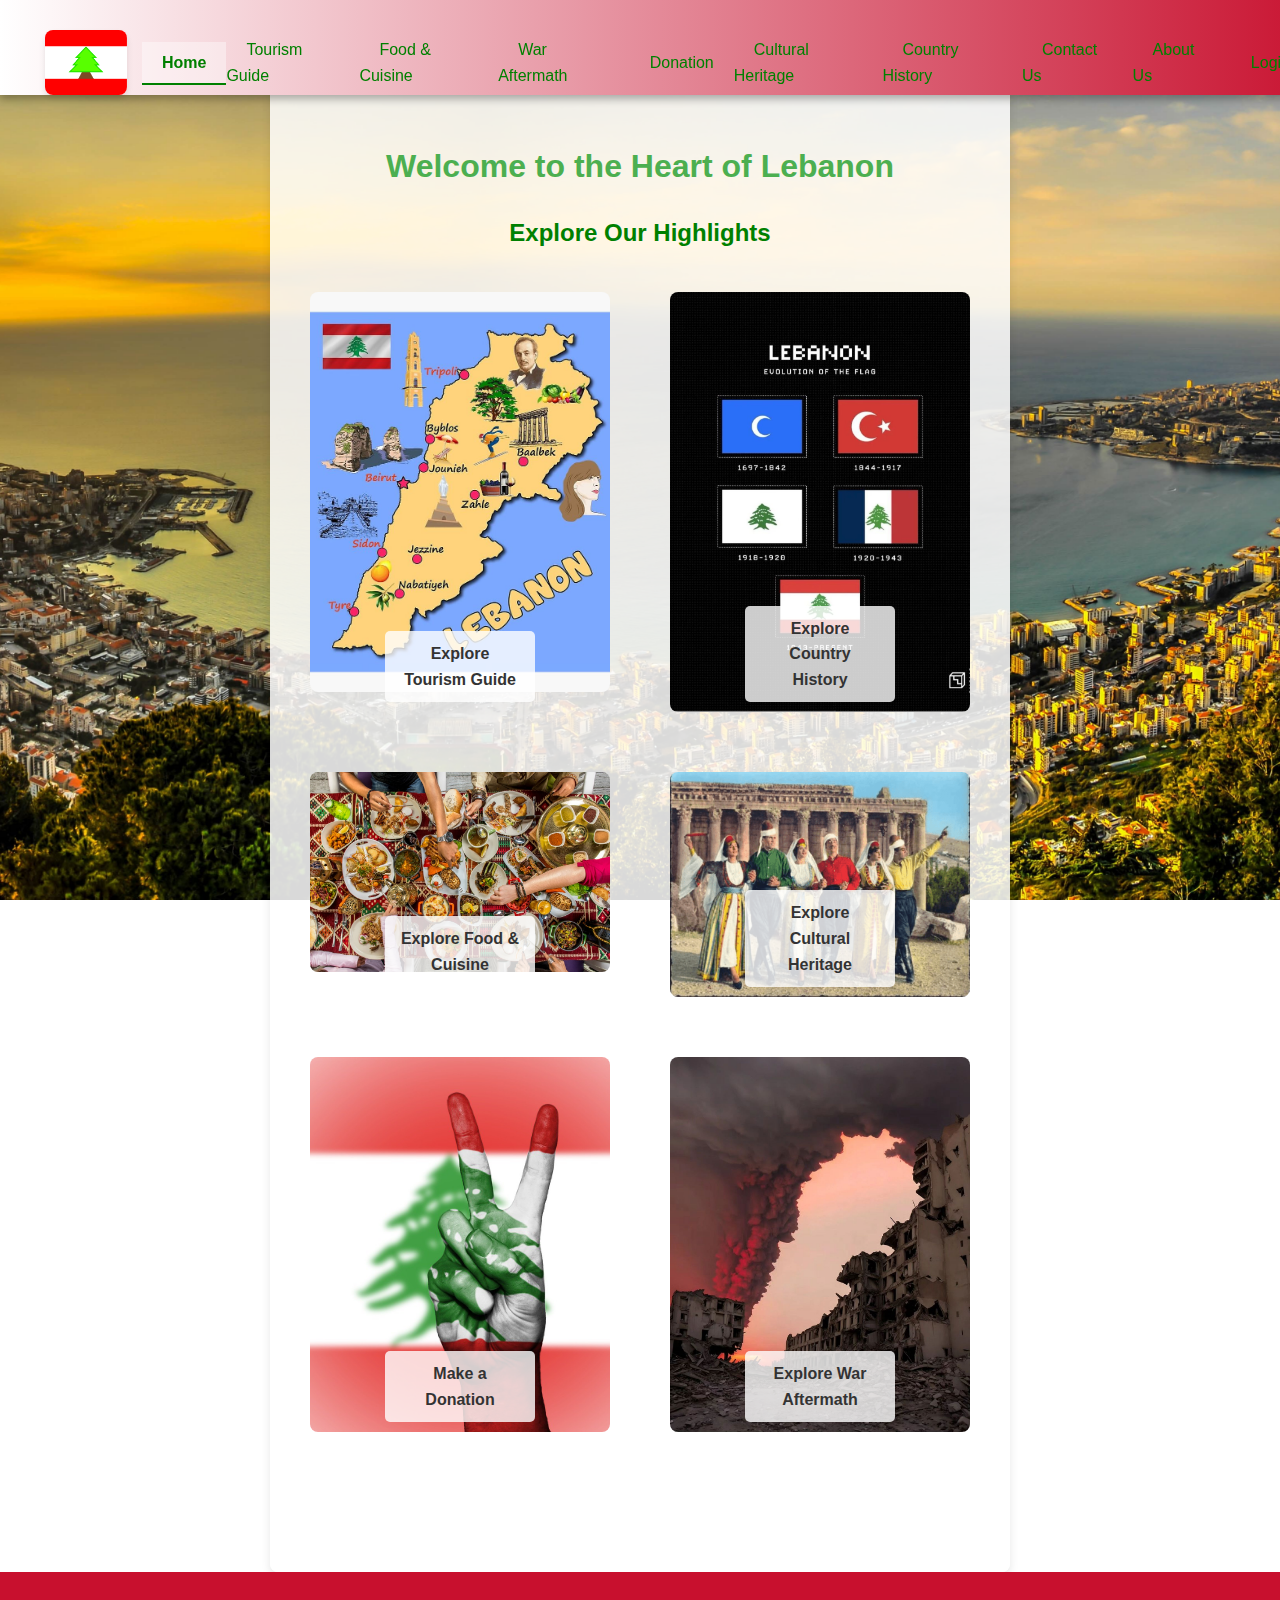
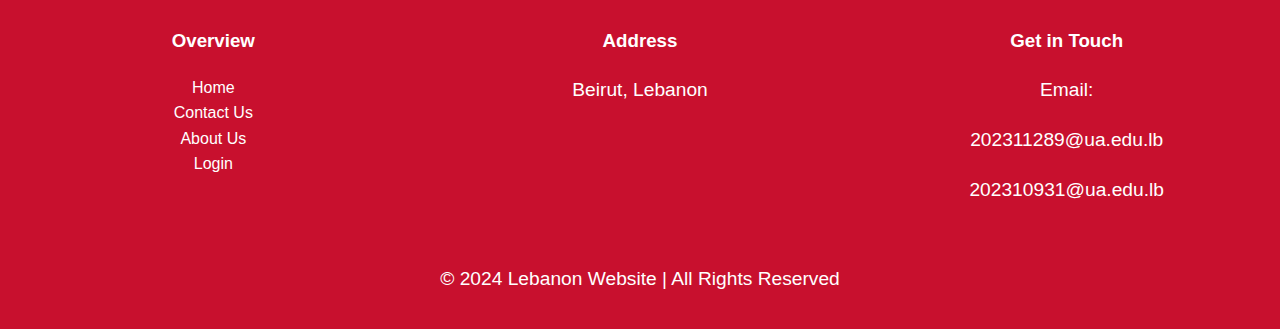
<file: index.html>
<!DOCTYPE html>
<!-- Specifies the document type as HTML5 -->
<html lang="en">
<!-- sets the language to English -->
<head>
    <meta charset="UTF-8">
    <!-- character encoding for the document -->
    <meta name="viewport" content="width=device-width, initial-scale=1.0">
    <!-- tells the browser how to control the page's dimensions and scaling on different devices -->
    <link rel="stylesheet" href="styles/style.css">
    <!-- external link for the css page -->
    <title>Welcome to Lebanon</title>
    <!-- Sets the title of the webpage -->
</head>
<body>
    <header>
    <!-- Defines the header section of the webpage -->
    <nav aria-label="Main navigation">
        <!-- Creates a navigation bar with an accessible label -->
        <ul>
            <!-- Starts an unordered list for navigation links -->
            <li>
<div class="logo-container">
<img src="images/logoleb.jpg" alt="Lebanon logo">
</div>
</li>
            <li><a href="index.html" class="active">Home</a></li>
            <!-- Navigation link to the Home page -->
            <li>
                <a href="pages/tourism-guide.html">Tourism Guide</a>
                <!-- Navigation link to the Tourism Guide page -->
                <ul class="sub-menu">
                    <!-- Subnavigation for the Tourism Guide -->
                    <li><a href="pages/tourism-guide.html#must-see-destinations">Must-See Destinations</a></li>
                    <!-- Submenu item linking to Must-See Destinations section -->
                    <li><a href="pages/tourism-guide.html#historical-sites">Historical Sites</a></li>
                    <!-- Submenu item linking to Historical Sites section -->
                    <li><a href="pages/tourism-guide.html#outdoor-adventures">Outdoor Adventures</a></li>
                    <!-- Submenu item linking to Outdoor Adventures section -->
                    <li><a href="pages/tourism-guide.html#tourism-videos">Videos</a></li>
                    <!-- Submenu item linking to Tourism Videos section -->
                </ul>
            </li>
            <li>
                <a href="pages/food-cuisine.html">Food & Cuisine</a>
                <!-- Navigation link to Food & Cuisine page -->
                <ul class="sub-menu">
                    <!-- Submenu for Food & Cuisine -->
                    <li><a href="pages/food-cuisine.html#food">Food Dishes</a></li>
                    <!-- Submenu item linking to Food Dishes section -->
                    <li><a href="pages/food-cuisine.html#drinks">Drinks</a></li>
                    <!-- Submenu item linking to Drinks section -->
                    <li><a href="pages/food-cuisine.html#food-preparation-videos">Food Preparation Videos</a></li>
                    <!-- Submenu item linking to Food Preparation Videos section -->
                </ul>
            </li>
            <li>
                <a href="pages/war-aftermath.html">War Aftermath</a>
                <!-- Navigation link to War Aftermath page -->
                <ul class="sub-menu">
                    <!-- Submenu for War Aftermath -->
                    <li><a href="pages/war-aftermath.html#war-aftermath-gallery">War Aftermath Gallery</a></li>
                    <!-- Submenu item linking to War Aftermath Gallery section -->
                    <li><a href="pages/war-aftermath.html#war-aftermath-videos">War Aftermath Videos</a></li>
                    <!-- Submenu item linking to War Aftermath Videos section -->
                    <li><a href="pages/war-aftermath.html#interactive-timeline">Interactive Timeline of Events</a></li>
                    <!-- Submenu item linking to Interactive Timeline section -->
                </ul>
            </li>
            <li>
                <a href="pages/donation.html">Donation</a>
                <!-- Navigation link to Donation page -->
            </li>
            <li>
                <a href="pages/cultural-heritage.html">Cultural Heritage</a>
                <!-- Navigation link to Cultural Heritage page -->
                <ul class="sub-menu">
                    <!-- Submenu for Cultural Heritage -->
                    <li><a href="pages/cultural-heritage.html#traditional-festivals">Traditional Festivals</a></li>
                    <!-- Submenu item linking to Traditional Festivals section -->
                    <li><a href="pages/cultural-heritage.html#traditional-crafts">Traditional Crafts and Clothing</a></li>
                    <!-- Submenu item linking to Traditional Crafts section -->
                </ul>
            </li>
            <li>
                <a href="pages/country-history.html">Country History</a>
                <!-- Navigation link to Country History page -->
                <ul class="sub-menu">
                    <!-- Submenu for Country History -->
                    <li><a href="pages/country-history.html#ottoman-empire">Ottoman Empire (1516–1918)</a></li>
                    <!-- Submenu item linking to Ottoman Empire section -->
                    <li><a href="pages/country-history.html#french-mandate">French Mandate (1920–1943)</a></li>
                    <!-- Submenu item linking to French Mandate section -->
                    <li><a href="pages/country-history.html#independence">Independence from France (1943)</a></li>
                    <!-- Submenu item linking to Independence section -->
                    <li><a href="pages/country-history.html#civil-war">Lebanese Civil War (1975–1990)</a></li>
                    <!-- Submenu item linking to Civil War section -->
                    <li><a href="pages/country-history.html#israel-conflict-2006">Israel-Lebanon Conflict (2006)</a></li>
                    <!-- Submenu item linking to Israel Conflict 2006 section -->
                    <li><a href="pages/country-history.html#lebanese-protests">Lebanese Protests (October 17, 2019)</a></li>
                    <!-- Submenu item linking to Lebanese Protests section -->
                    <li><a href="pages/country-history.html#beirut-port-explosion">Beirut Port Explosion (August 4, 2020)</a></li>
                    <!-- Submenu item linking to Beirut Port Explosion section -->
                    <li><a href="pages/country-history.html#israel-conflict-2024">Israel-Lebanon Conflict (2024)</a></li>
                    <!-- Submenu item linking to Israel Conflict 2024 section -->
                </ul>
            </li>
            <li><a href="pages/contact.html">Contact Us</a></li>
            <!-- Navigation link to Contact Us page -->
            <li><a href="pages/about.html">About Us</a></li>
            <!-- Navigation link to About Us page -->
            <li><a href="pages/login.html">Login</a></li>
            <!-- Navigation link to Login page -->
        </ul>
    </nav>
    </header>

    <main>
        <!-- Main content section -->
        <h1>Welcome to the Heart of Lebanon</h1>
        <!-- Main heading -->
        <h2>Explore Our Highlights</h2>
        <!-- Subheading -->
        <section class="sliding-sections">
            <!-- Section for featured links -->
            <article class="image-link-container">
                <!-- Article for a single featured link -->
                <a href="pages/tourism-guide.html" class="image-link">
                    <!-- Link to Tourism Guide with image -->
                    <img src="images/tourism.jpg" alt="Tourism Guide" class="link-image">
                    <!-- Image with alt text for Tourism Guide -->
                    <span class="image-button">Explore Tourism Guide</span>
                    <!-- Button-like text -->
                </a>
            </article>
           <article class="image-link-container">
    <!-- Container for the "Country History" section -->
    <a href="pages/country-history.html" class="image-link">
        <!-- Link to the "Country History" page -->
        <img src="images/history.jpg" alt="Lebanese History" class="link-image">
        <!-- Image representing "Country History" -->
        <span class="image-button">Explore Country History</span>
        <!-- Button-like text overlay to encourage exploring -->
    </a>
</article>
<article class="image-link-container">
    <!-- Container for the "Food & Cuisine" section -->
    <a href="pages/food-cuisine.html" class="image-link">
        <!-- Link to the "Food & Cuisine" page -->
        <img src="images/food.jpg" alt="Lebanese Cuisine" class="link-image">
        <!-- Image representing "Food & Cuisine" -->
        <span class="image-button">Explore Food & Cuisine</span>
        <!-- Button-like text overlay to encourage exploring -->
    </a>
</article>
<article class="image-link-container">
    <!-- Container for the "Cultural Heritage" section -->
    <a href="pages/cultural-heritage.html" class="image-link">
        <!-- Link to the "Cultural Heritage" page -->
        <img src="images/cultural-heritage.jpg" alt="Cultural Heritage" class="link-image">
        <!-- Image representing "Cultural Heritage" -->
        <span class="image-button">Explore Cultural Heritage</span>
        <!-- Button-like text overlay to encourage exploring -->
    </a>
</article>
<article class="image-link-container">
    <!-- Container for the "Donation" section -->
    <a href="pages/donation.html" class="image-link">
        <!-- Link to the "Donation" page -->
        <img src="images/donation.jpg" alt="Donation" class="link-image">
        <!-- Image representing "Donation" -->
        <span class="image-button">Make a Donation</span>
        <!-- Button-like text overlay to encourage making a donation -->
    </a>
</article>
<article class="image-link-container">
    <!-- Container for the "War Aftermath" section -->
    <a href="pages/war-aftermath.html" class="image-link"> 
        <!-- Link to the "War Aftermath" page -->
        <img src="images/after-war.jpg" alt="War Aftermath" class="link-image">
        <!-- Image representing "War Aftermath" -->
        <span class="image-button">Explore War Aftermath</span>
        <!-- Button-like text overlay to encourage exploring -->
    </a>
</article>
</section>

</main>

         
      
    <footer>
    <div class="footer-content">
        <div class="footer-overview">
            <h3>Overview</h3>
            <ul>
                <li><a href="index.html">Home</a></li>
                <li><a href="pages/contact.html">Contact Us</a></li>
                <li><a href="pages/about.html">About Us</a></li>
                <li><a href="pages/login.html">Login</a></li>
            </ul>
        </div>

        <div class="footer-address">
            <h3>Address</h3>
            <p>Beirut, Lebanon</p>
        </div>

        <div class="footer-contact">
            <h3>Get in Touch</h3>
            <div class="contact-info">
                <div class="contact-email">
                    <p>Email:</p>
                    <p><a href="mailto:202311289@ua.edu.lb">202311289@ua.edu.lb</a></p>
                    <p><a href="mailto:202310931@ua.edu.lb">202310931@ua.edu.lb</a></p>
                </div>
              
            </div>
        </div>
    </div>
    <p>&copy; 2024 Lebanon Website | All Rights Reserved</p>
</footer>

</body>
</html>
</file>
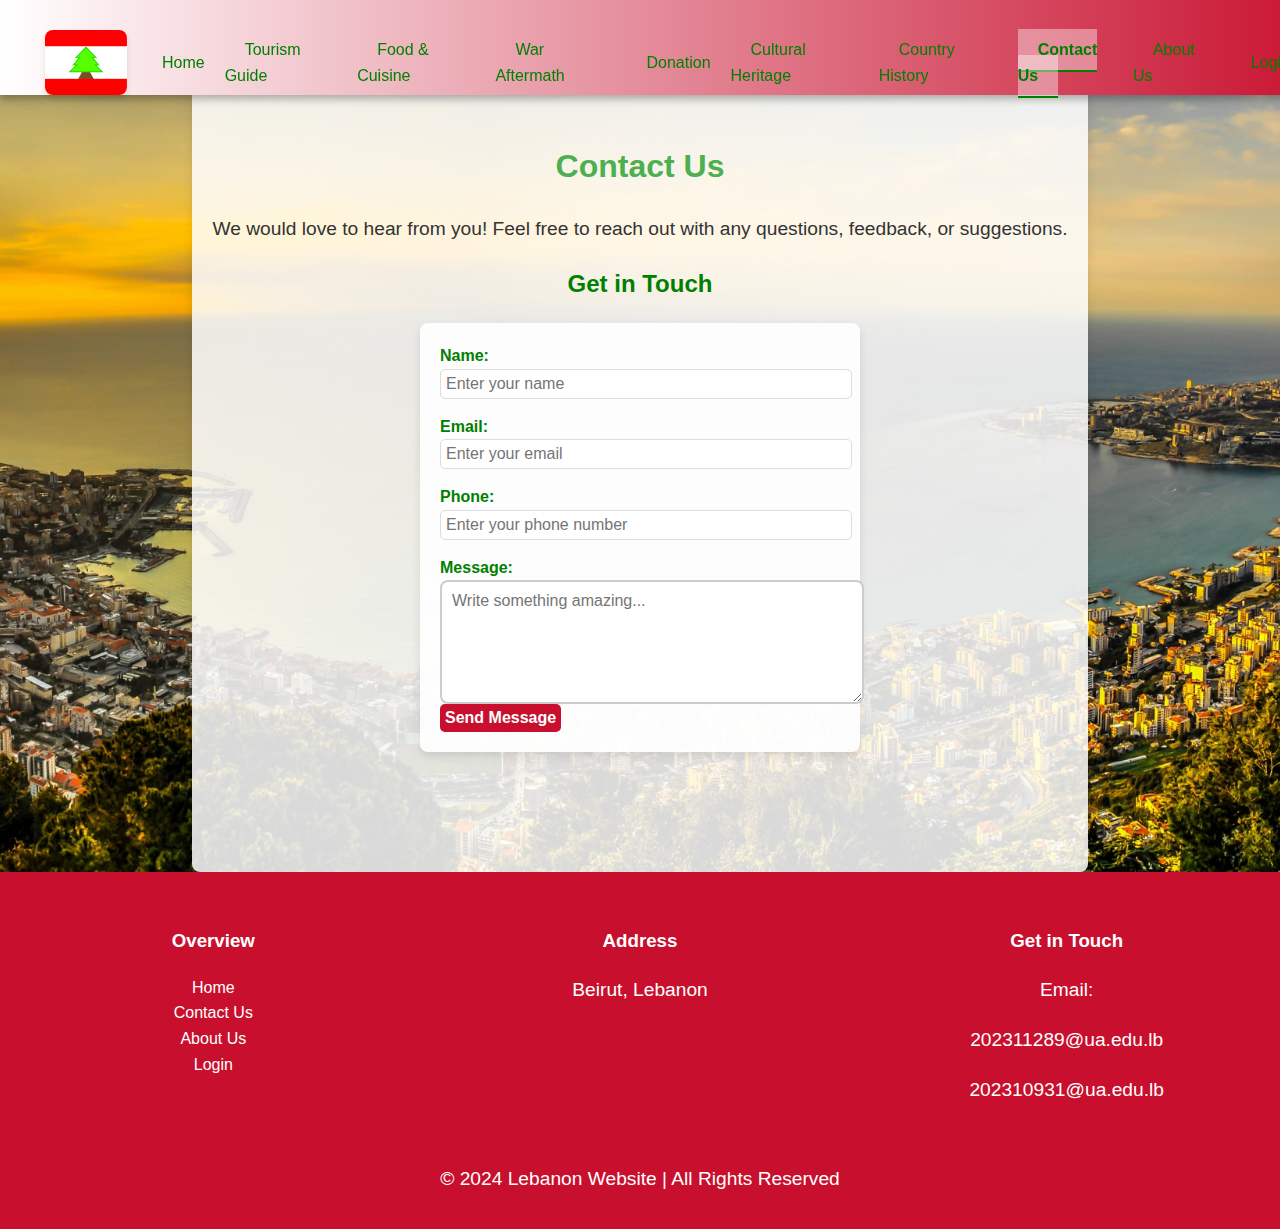
<file: pages/contact.html>
<!DOCTYPE html>
<html lang="en">
<head>
<meta charset="UTF-8">
<meta name="viewport" content="width=device-width, initial-scale=1.0">
<meta name="description" content="Contact our team to learn more about Lebanese culture, history, and the beauty of Lebanon. Get in touch for any questions or feedback.">
<link rel="stylesheet" href="../styles/style.css">
<title>Contact Us - Lebanon</title>
</head>
<body>
<header>
<nav aria-label="Main navigation">
<ul>
<li>
<div class="logo-container">
<img src="../images/logoleb.jpg" alt="Lebanon logo">
</div>
</li>
<li><a href="../index.html">Home</a></li>
<li>
<a href="tourism-guide.html">Tourism Guide</a>
<ul class="sub-menu">
<li><a href="tourism-guide.html#must-see-destinations">Must-See Destinations</a></li>
<li><a href="tourism-guide.html#historical-sites">Historical Sites</a></li>
<li><a href="tourism-guide.html#outdoor-adventures">Outdoor Adventures</a></li>
<li><a href="tourism-guide.html#tourism-videos">Videos</a></li>
</ul>
</li>
<li>
<a href="food-cuisine.html">Food & Cuisine</a>
<ul class="sub-menu">
<li><a href="food-cuisine.html#food">Food Dishes</a></li>
<li><a href="food-cuisine.html#drinks">Drinks</a></li>
<li><a href="food-cuisine.html#food-preparation-videos">Food Preparation Videos</a></li>
</ul>
</li>
<li>
<a href="war-aftermath.html">War Aftermath</a>
<ul class="sub-menu">
<li><a href="war-aftermath.html#war-aftermath-gallery">War Aftermath Gallery</a></li>
<li><a href="war-aftermath.html#war-aftermath-videos">War Aftermath Videos</a></li>
<li><a href="war-aftermath.html#interactive-timeline">Interactive Timeline of Events</a></li>
</ul>
</li>
<li>
<a href="donation.html">Donation</a>
</li>
<li>
<a href="cultural-heritage.html">Cultural Heritage</a>
<ul class="sub-menu">
<li><a href="cultural-heritage.html#traditional-festivals">Traditional Festivals</a></li>
<li><a href="cultural-heritage.html#traditional-crafts">Traditional Crafts and Clothing</a></li>
</ul>
</li>
<li>
<a href="country-history.html">Country History</a>
<ul class="sub-menu">
<li><a href="country-history.html#ottoman-empire">Ottoman Empire (1516–1918)</a></li>
<li><a href="country-history.html#french-mandate">French Mandate (1920–1943)</a></li>
<li><a href="country-history.html#independence">Independence from France (1943)</a></li>
<li><a href="country-history.html#civil-war">Lebanese Civil War (1975–1990)</a></li>
<li><a href="country-history.html#israel-conflict-2006">Israel-Lebanon Conflict (2006)</a></li>
<li><a href="country-history.html#lebanese-protests">Lebanese Protests (October 17, 2019)</a></li>
<li><a href="country-history.html#beirut-port-explosion">Beirut Port Explosion (August 4, 2020)</a></li>
<li><a href="country-history.html#israel-conflict-2024">Israel-Lebanon Conflict (2024)</a></li>
</ul>
</li>
<li><a href="contact.html" class="active">Contact Us</a></li> <!-- Active link added here -->
<li><a href="about.html">About Us</a></li>
<li><a href="login.html">Login</a></li>
</ul>
</nav>
</header>
<main>
<h1>Contact Us</h1>
<p>We would love to hear from you! Feel free to reach out with any questions, feedback, or suggestions.</p>
<section class="contact-section">
<h2>Get in Touch</h2>
<div class="form-container">
<form  action="../index.html" method="post">
<!-- Name Field -->
<label for="name">Name:</label>
<input type="text" id="name" name="name" placeholder="Enter your name" required>
<!-- Email Field -->
<label for="email">Email:</label>
<input type="email" id="email" name="email" placeholder="Enter your email" required>
<!-- Phone Field -->
<label for="phone">Phone:</label>
<input type="text" id="phone" name="phone" placeholder="Enter your phone number">
<!-- Message Field -->
<label for="message">Message:</label><br>
<textarea id="message" placeholder="Write something amazing..."></textarea>
 

<!-- Submit Button -->
<input type="submit" value="Send Message">
</form>
</div>
</section>
</main>
<footer>
<div class="footer-content">
<div class="footer-overview">
<h3>Overview</h3>
<ul>
<li><a href="../index.html">Home</a></li>
<li><a href="contact.html">Contact Us</a></li>
<li><a href="about.html">About Us</a></li>
<li><a href="login.html">Login</a></li>
</ul>
</div>
<div class="footer-address">
<h3>Address</h3>
<p>Beirut, Lebanon</p>
</div>
<div class="footer-contact">
<h3>Get in Touch</h3>
<div class="contact-info">
<div class="contact-email">
<p>Email:</p>
<p><a href="mailto:202311289@ua.edu.lb">202311289@ua.edu.lb</a></p>
<p><a href="mailto:202310931@ua.edu.lb">202310931@ua.edu.lb</a></p>
</div>
</div>
</div>
</div>
<p>&copy; 2024 Lebanon Website | All Rights Reserved</p>
</footer>

 
</body>
</html>
</file>
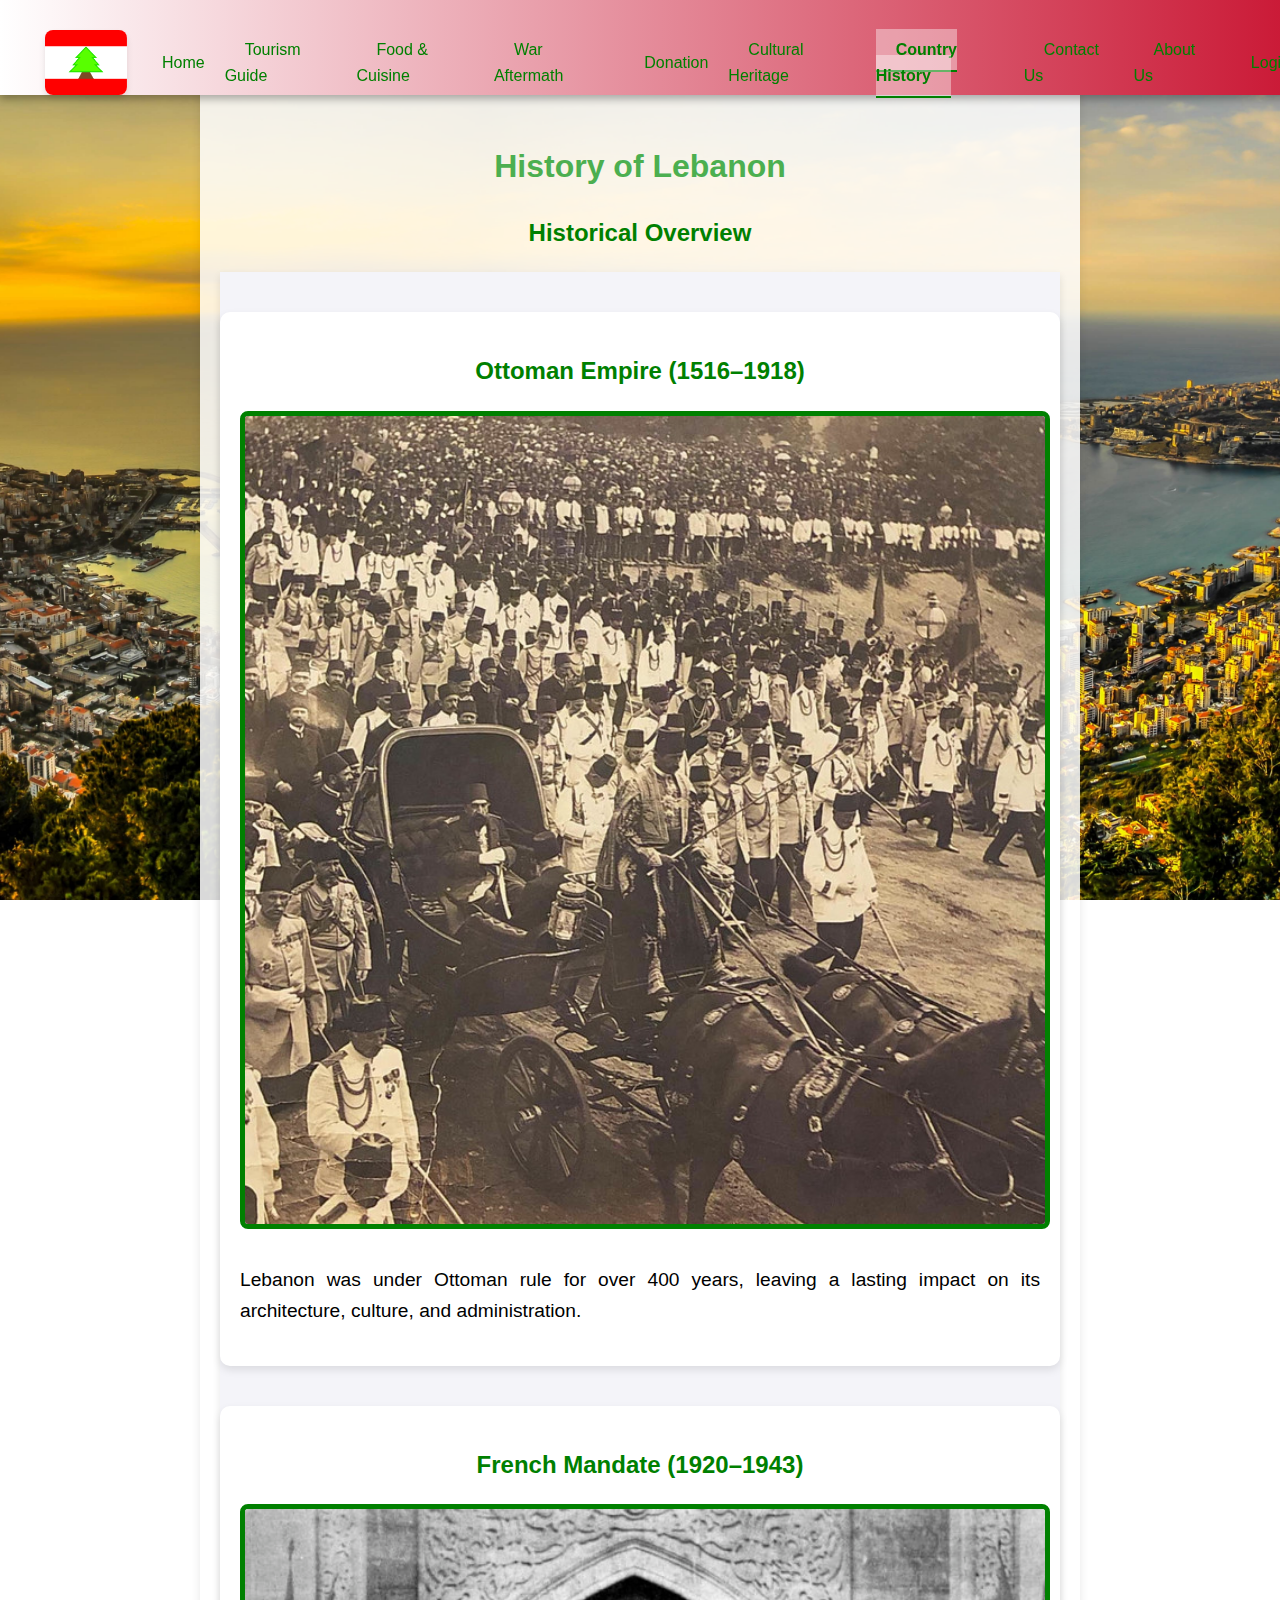
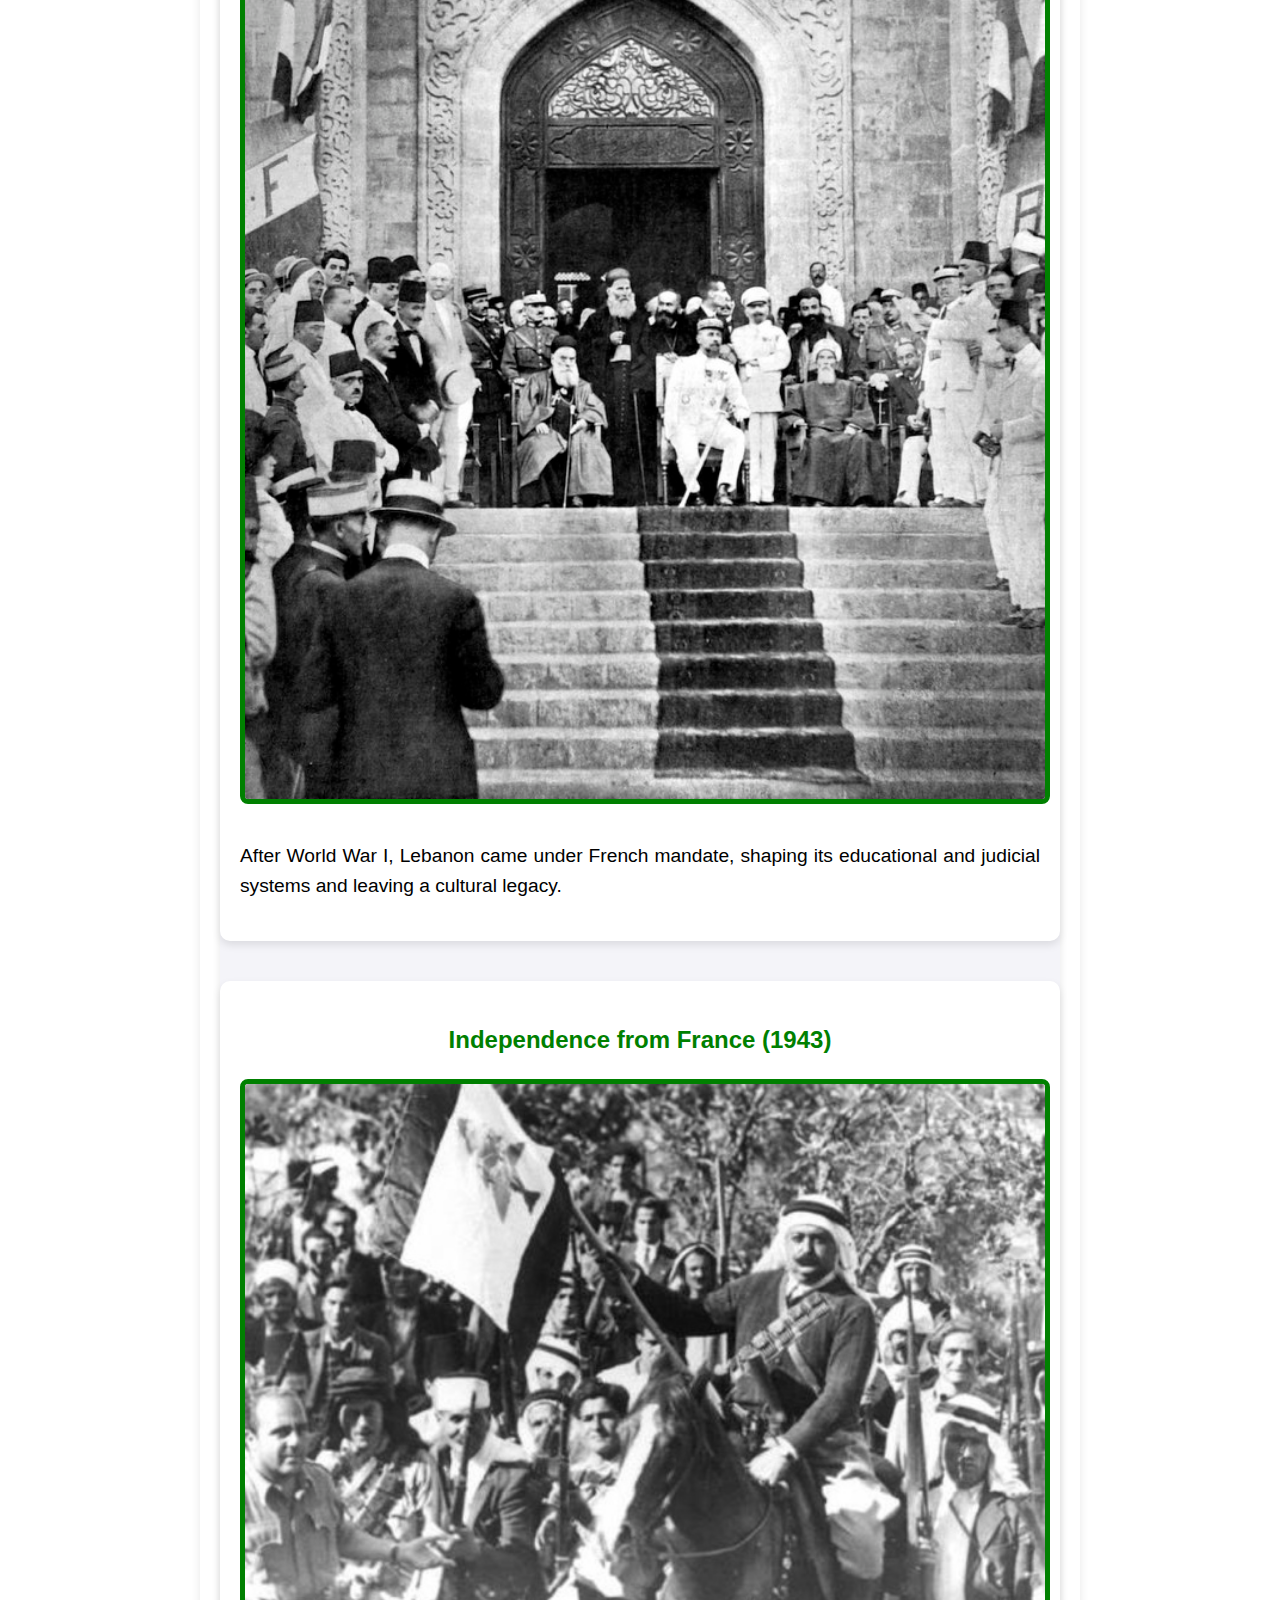
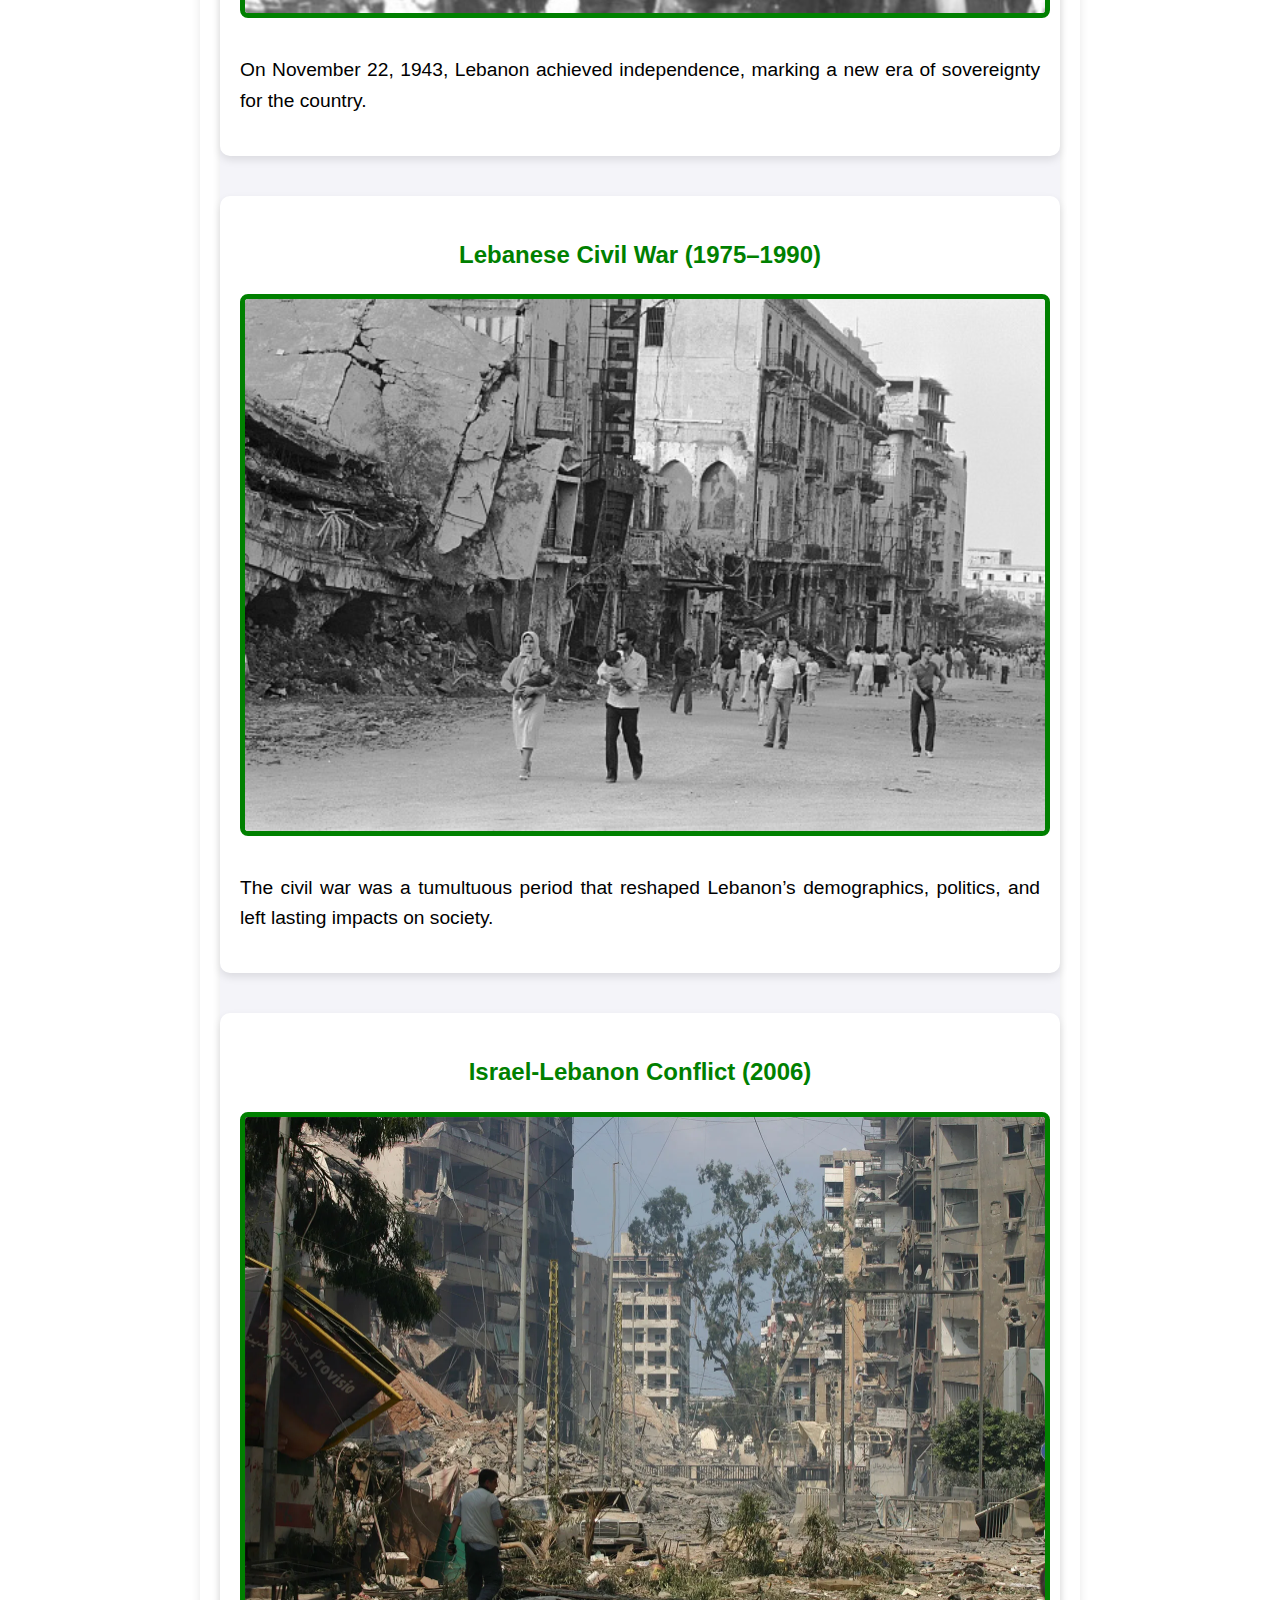
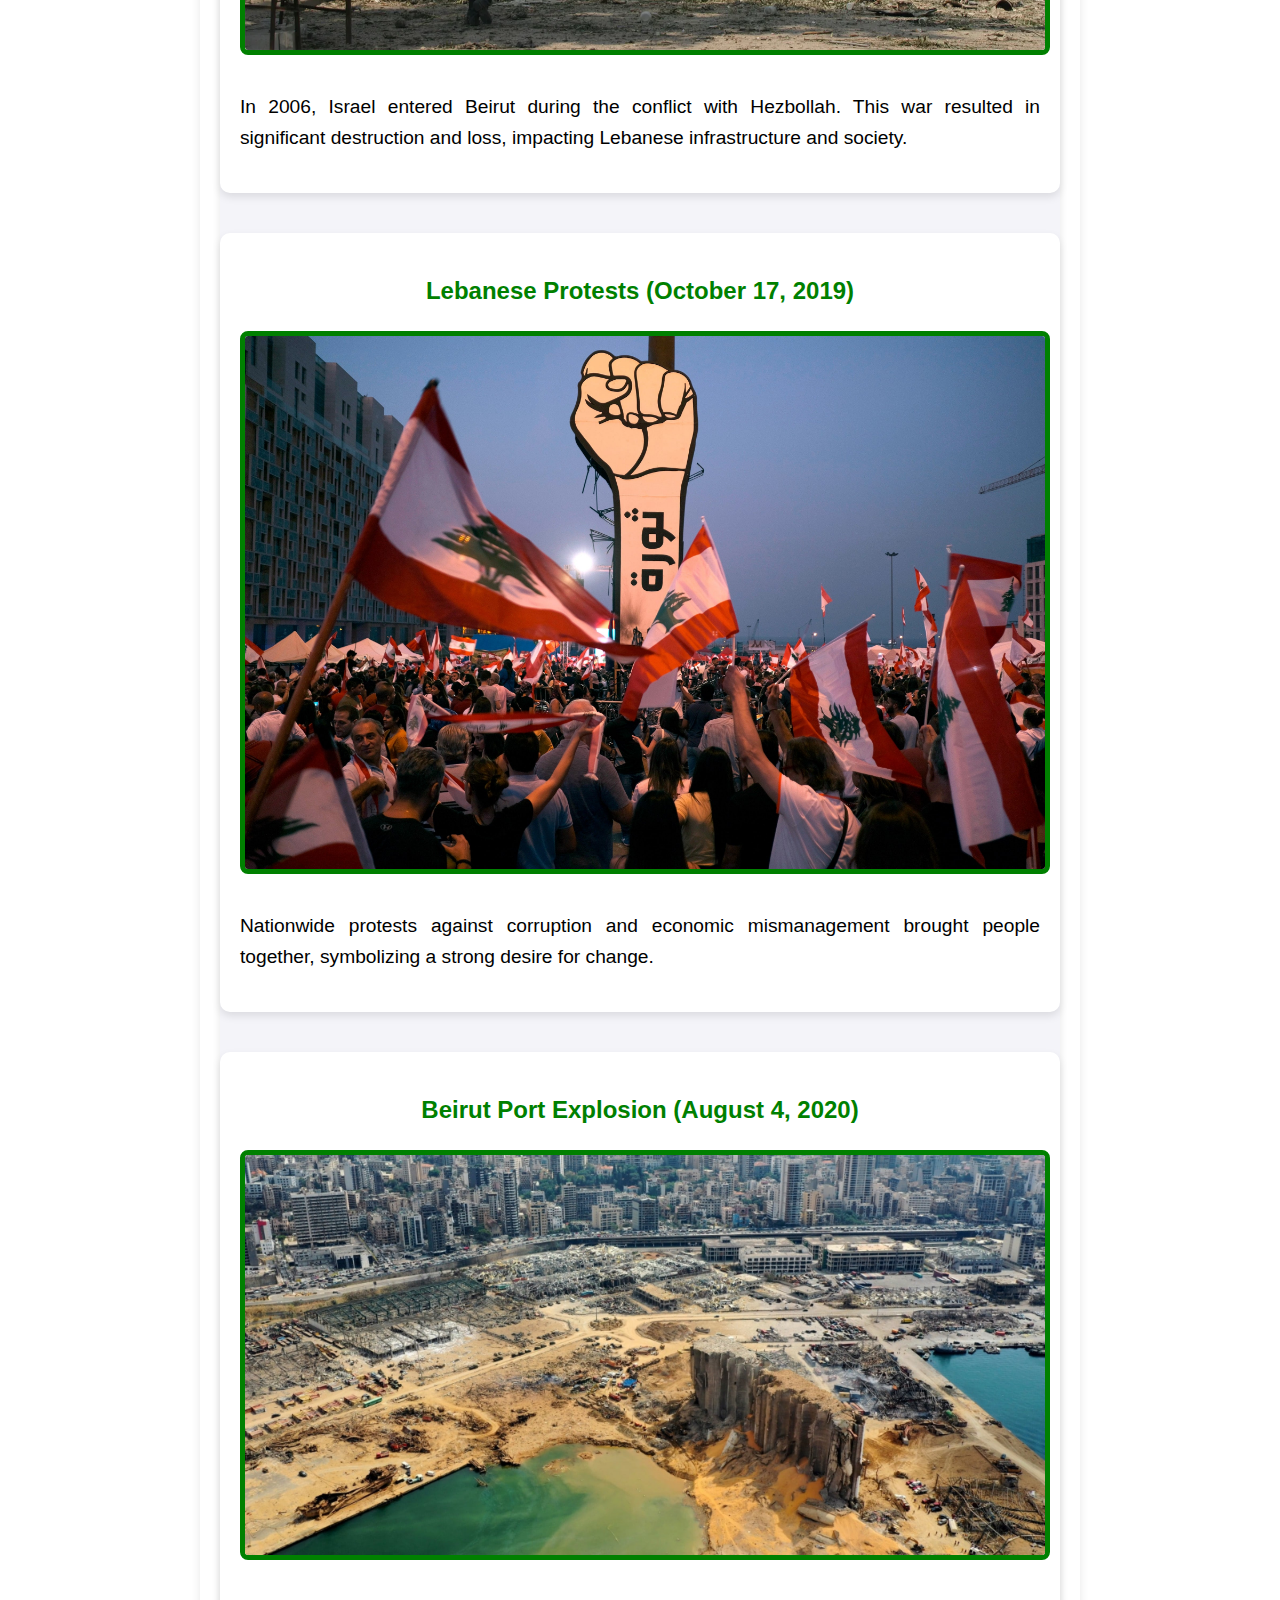
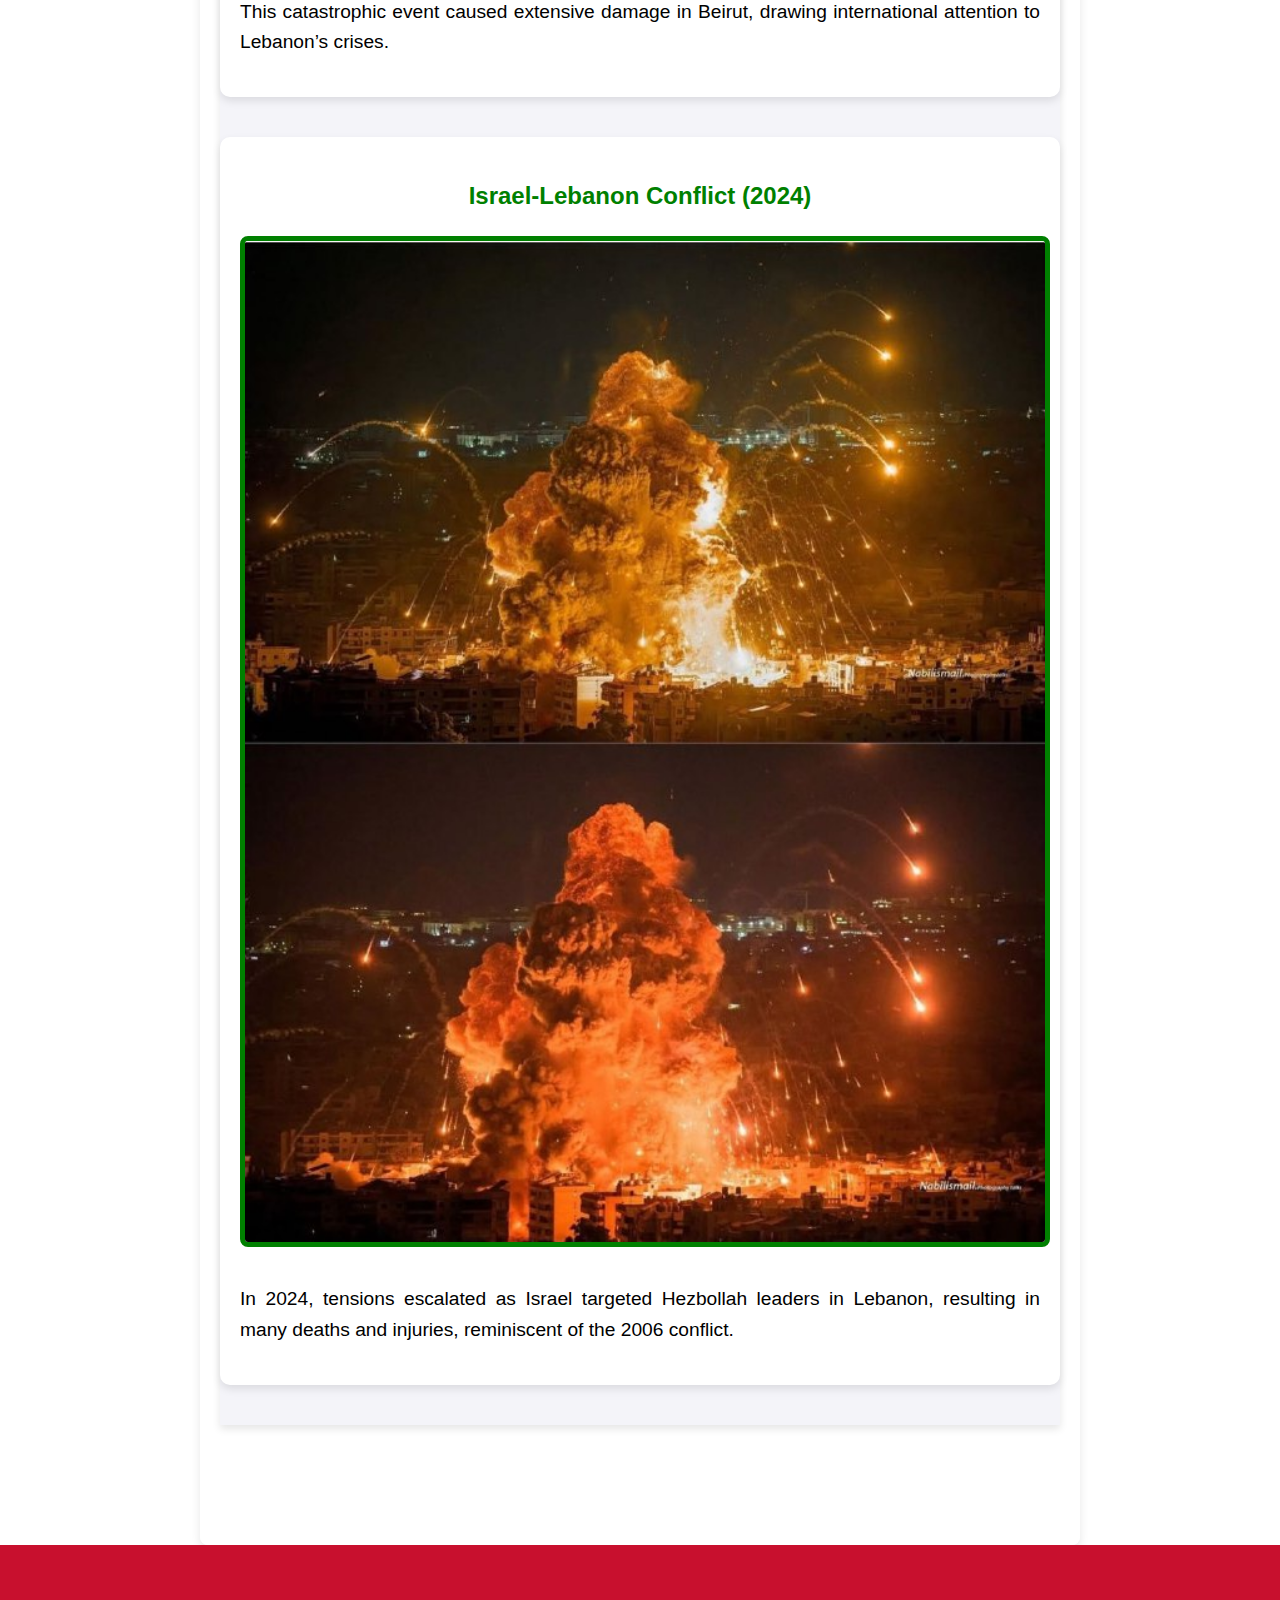
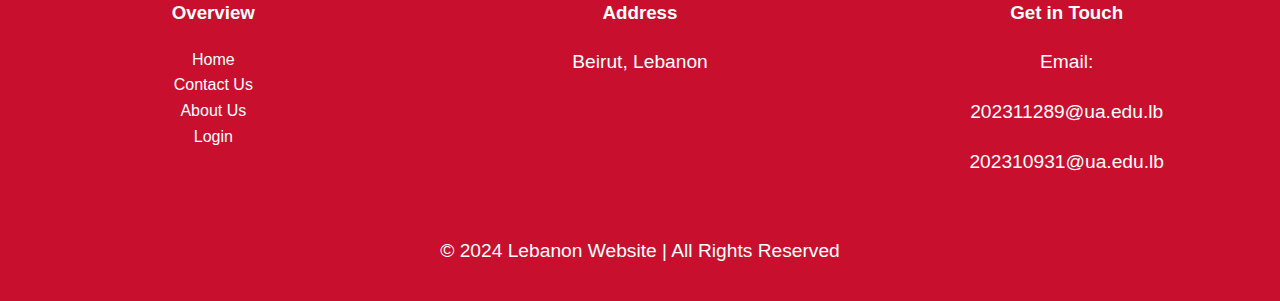
<file: pages/country-history.html>
<!DOCTYPE html>
<html lang="en">
<head>
<meta charset="UTF-8">
<meta name="viewport" content="width=device-width, initial-scale=1.0">
<meta name="description" content="Discover the rich and complex history of Lebanon, including its beautiful past, the impact of war, and the resilience of its people.">
<link rel="stylesheet" href="../styles/style.css">
<title>Country History - Lebanon</title>
</head>
<body>
<header>
<nav aria-label="Main navigation">
<ul>
<li>
<div class="logo-container">
<img src="../images/logoleb.jpg" alt="Lebanon logo">
</div>
</li>
<li><a href="../index.html">Home</a></li>
<li>
<a href="tourism-guide.html">Tourism Guide</a>
<ul class="sub-menu">
<li><a href="tourism-guide.html#must-see-destinations">Must-See Destinations</a></li>
<li><a href="tourism-guide.html#historical-sites">Historical Sites</a></li>
<li><a href="tourism-guide.html#outdoor-adventures">Outdoor Adventures</a></li>
<li><a href="tourism-guide.html#tourism-videos">Videos</a></li>
</ul>
</li>
<li>
<a href="food-cuisine.html">Food & Cuisine</a>
<ul class="sub-menu">
<li><a href="food-cuisine.html#food">Food Dishes</a></li>
<li><a href="food-cuisine.html#drinks">Drinks</a></li>
<li><a href="food-cuisine.html#food-preparation-videos">Food Preparation Videos</a></li>
</ul>
</li>
<li>
<a href="war-aftermath.html">War Aftermath</a>
<ul class="sub-menu">
<li><a href="war-aftermath.html#war-aftermath-gallery">War Aftermath Gallery</a></li>
<li><a href="war-aftermath.html#war-aftermath-videos">War Aftermath Videos</a></li>
<li><a href="war-aftermath.html#interactive-timeline">Interactive Timeline of Events</a></li>
</ul>
</li>
<li>
<a href="donation.html">Donation</a>
 
</li>
<li>
<a href="cultural-heritage.html">Cultural Heritage</a>
<ul class="sub-menu">
<li><a href="cultural-heritage.html#traditional-festivals">Traditional Festivals</a></li>
<li><a href="cultural-heritage.html#traditional-crafts">Traditional Crafts and Clothing</a></li>
</ul>
</li>
<li>
<a href="country-history.html" class="active">Country History</a> <!-- Active link for the main nav -->
<ul class="sub-menu">
<li><a href="country-history.html#ottoman-empire" >Ottoman Empire (1516–1918)</a></li>
<li><a href="country-history.html#french-mandate">French Mandate (1920–1943)</a></li>
<li><a href="country-history.html#independence">Independence from France (1943)</a></li>
<li><a href="country-history.html#civil-war">Lebanese Civil War (1975–1990)</a></li>
<li><a href="country-history.html#israel-conflict-2006">Israel-Lebanon Conflict (2006)</a></li>
<li><a href="country-history.html#lebanese-protests">Lebanese Protests (October 17, 2019)</a></li>
<li><a href="country-history.html#beirut-port-explosion">Beirut Port Explosion (August 4, 2020)</a></li>
<li><a href="country-history.html#israel-conflict-2024">Israel-Lebanon Conflict (2024)</a></li>
</ul>
</li>
<li><a href="contact.html">Contact Us</a></li>
<li><a href="about.html">About Us</a></li>
<li><a href="login.html">Login</a></li>
</ul>
</nav>
</header>
<main>
<h1>History of Lebanon</h1>
<section>
<h2>Historical Overview</h2>
<div class="container">
<!-- Ottoman Empire Period -->
<div class="event" id="ottoman-empire">
<h2>Ottoman Empire (1516–1918)</h2>
<img src="../images/ottoman.jpg" alt="Ottoman Empire in Lebanon">
<p>Lebanon was under Ottoman rule for over 400 years, leaving a lasting impact on its architecture, culture, and administration.</p>
</div>
<!-- French Mandate -->
<div class="event" id="french-mandate">
<h2>French Mandate (1920–1943)</h2>
<img src="../images/frenchmand.jpg" alt="French Mandate in Lebanon">
<p>After World War I, Lebanon came under French mandate, shaping its educational and judicial systems and leaving a cultural legacy.</p>
</div>
<!-- Independence from France -->
<div class="event" id="independence">
<h2>Independence from France (1943)</h2>
<img src="../images/Lebanon_Independence.jpg" alt="Independence from France">
<p>On November 22, 1943, Lebanon achieved independence, marking a new era of sovereignty for the country.</p>
</div>
<!-- Lebanese Civil War -->
<div class="event" id="civil-war">
<h2>Lebanese Civil War (1975–1990)</h2>
<img src="../images/civilwar.jpg" alt="Lebanese Civil War">
<p>The civil war was a tumultuous period that reshaped Lebanon’s demographics, politics, and left lasting impacts on society.</p>
</div>
<!-- Israel-Lebanon Conflict (2006) -->
<div class="event" id="israel-conflict-2006">
<h2>Israel-Lebanon Conflict (2006)</h2>
<img src="../images/2006war.jpg" alt="Israel-Lebanon Conflict 2006">
<p>In 2006, Israel entered Beirut during the conflict with Hezbollah. This war resulted in significant destruction and loss, impacting Lebanese infrastructure and society.</p>
</div>
<!-- Lebanese Protests -->
<div class="event" id="lebanese-protests">
<h2>Lebanese Protests (October 17, 2019)</h2>
<img src="../images/2019rev.jpg" alt="Lebanese Protests">
<p>Nationwide protests against corruption and economic mismanagement brought people together, symbolizing a strong desire for change.</p>
</div>
<!-- Beirut Port Explosion -->
<div class="event" id="beirut-port-explosion">
<h2>Beirut Port Explosion (August 4, 2020)</h2>
<img src="../images/portexplo.jpg" alt="Beirut Port Explosion">
<p>This catastrophic event caused extensive damage in Beirut, drawing international attention to Lebanon’s crises.</p>
</div>
<!-- Israel-Lebanon Conflict (2024) -->
<div class="event" id="israel-conflict-2024">
<h2>Israel-Lebanon Conflict (2024)</h2>
<img src="../images/2024war.jpg" alt="Israel-Lebanon Conflict 2024">
<p>In 2024, tensions escalated as Israel targeted Hezbollah leaders in Lebanon, resulting in many deaths and injuries, reminiscent of the 2006 conflict.</p>
</div>
</div>
</section>
</main>
<footer>
<div class="footer-content">
<div class="footer-overview">
<h3>Overview</h3>
<ul>
<li><a href="../index.html">Home</a></li>
<li><a href="contact.html">Contact Us</a></li>
<li><a href="about.html">About Us</a></li>
<li><a href="login.html">Login</a></li>
</ul>
</div>
 
        <div class="footer-address">
<h3>Address</h3>
<p>Beirut, Lebanon</p>
</div>
 
        <div class="footer-contact">
<h3>Get in Touch</h3>
<div class="contact-info">
<div class="contact-email">
<p>Email:</p>
<p><a href="mailto:202311289@ua.edu.lb">202311289@ua.edu.lb</a></p>
<p><a href="mailto:202310931@ua.edu.lb">202310931@ua.edu.lb</a></p>
</div>
</div>
</div>
</div>
<p>&copy; 2024 Lebanon Website | All Rights Reserved</p>
</footer>
 
</body>
</html>
</file>
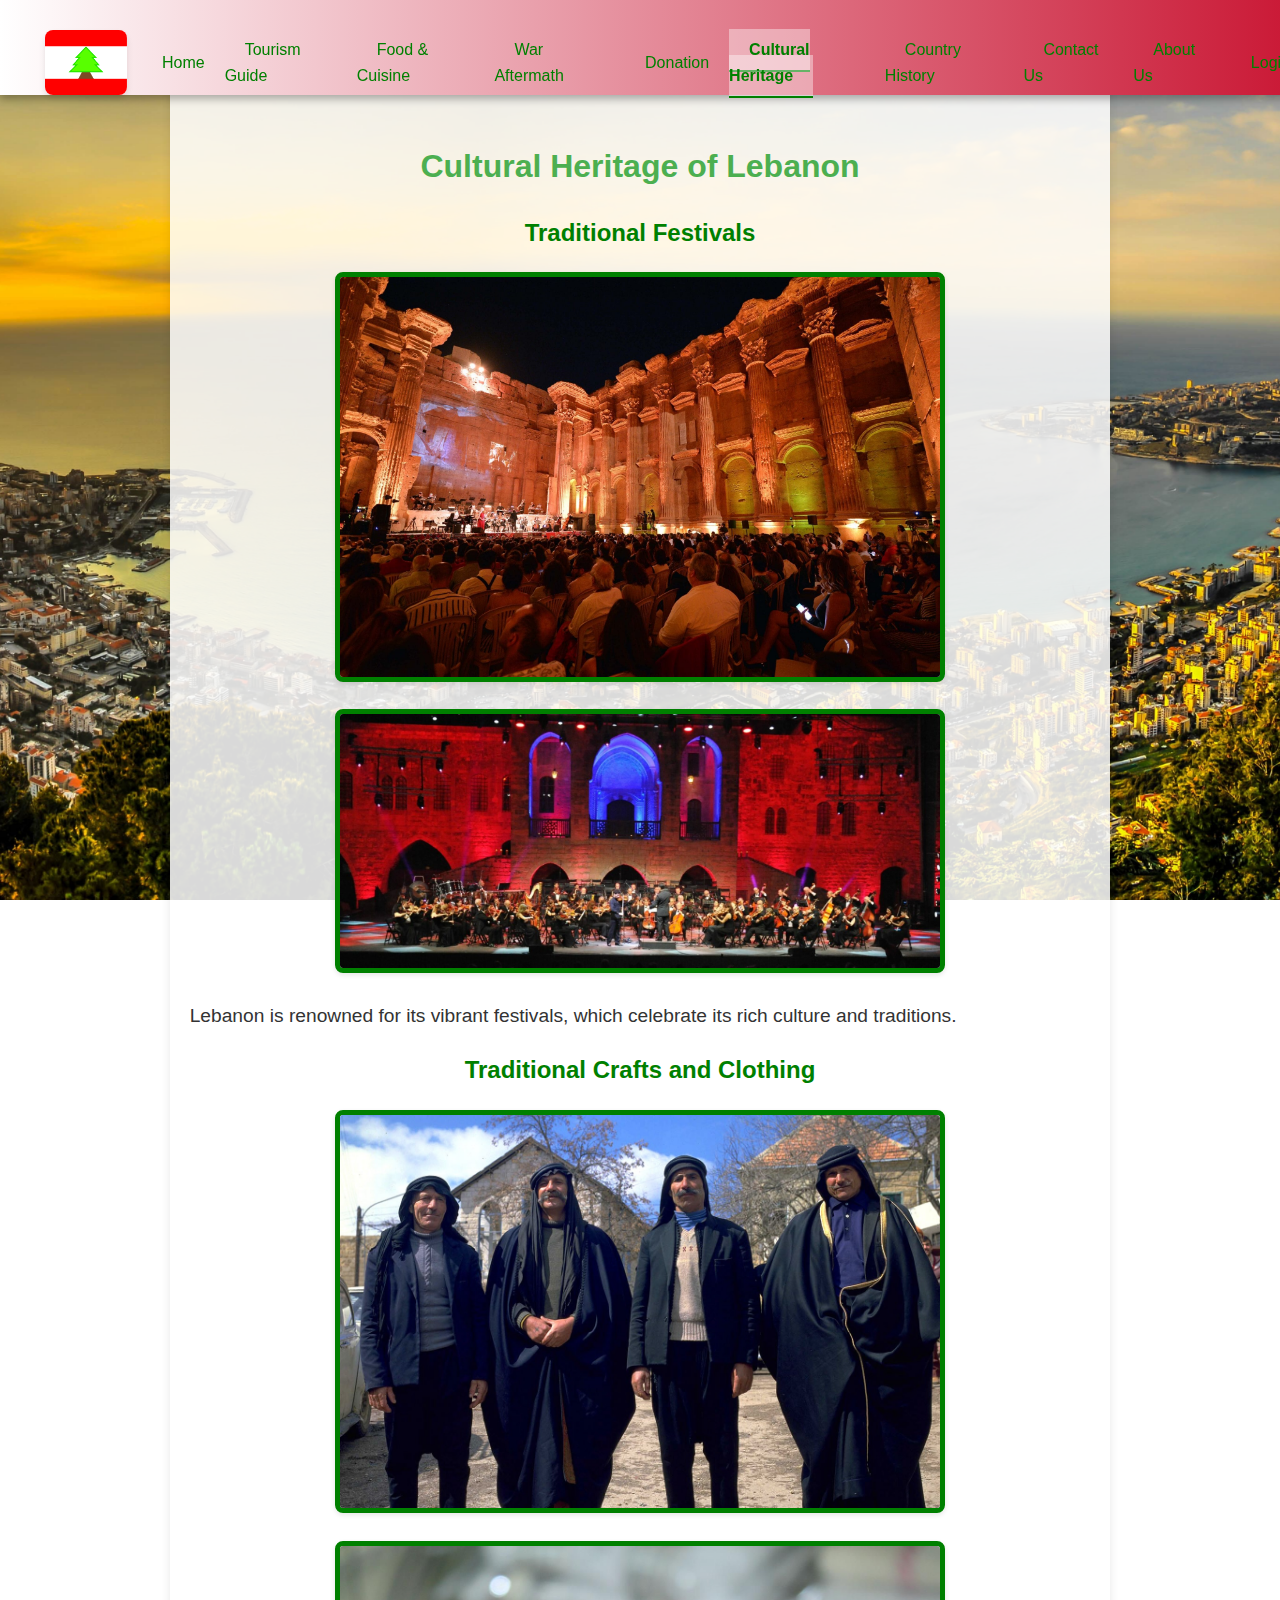
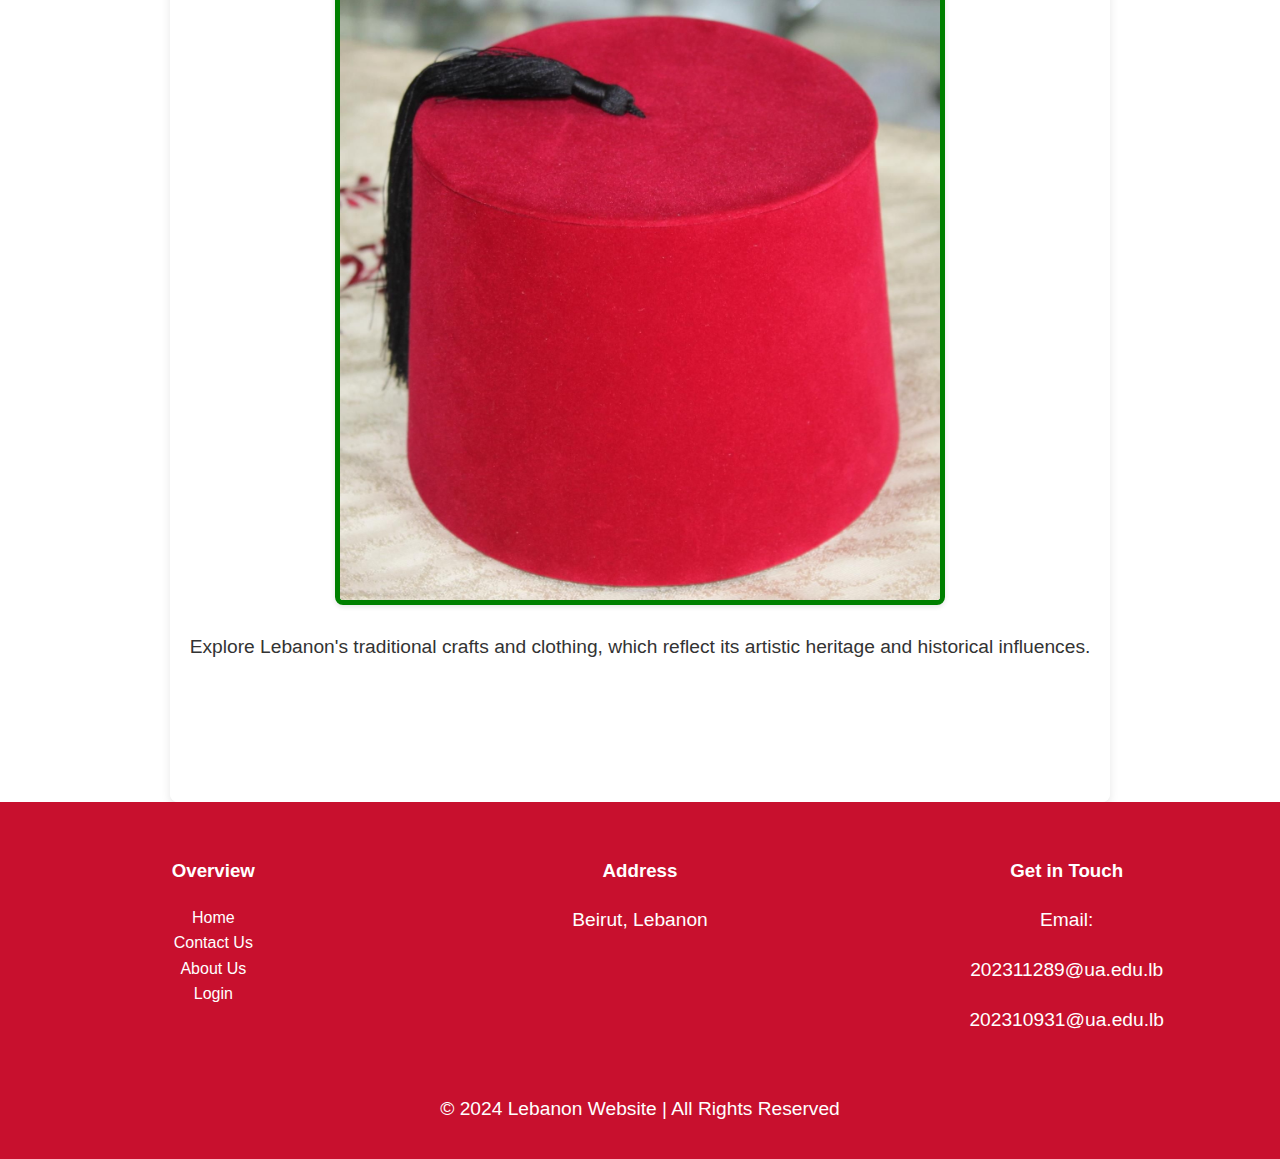
<file: pages/cultural-heritage.html>
<!DOCTYPE html>
<html lang="en">
<head>
    <meta charset="UTF-8">
    <meta name="viewport" content="width=device-width, initial-scale=1.0">
    <meta name="description" content="Discover the cultural heritage of Lebanon, including its traditional festivals, crafts, clothing, and historical sites.">
    <link rel="stylesheet" href="../styles/style.css">
    <title>Cultural Heritage - Lebanon</title>
</head>
<body>
   <header>
<nav aria-label="Main navigation">
<ul>
<li>
<div class="logo-container">
<img src="../images/logoleb.jpg" alt="Lebanon logo">
</div>
</li>
<li><a href="../index.html">Home</a></li>
<li>
<a href="tourism-guide.html">Tourism Guide</a>
<ul class="sub-menu">
<li><a href="tourism-guide.html#must-see-destinations">Must-See Destinations</a></li>
<li><a href="tourism-guide.html#historical-sites">Historical Sites</a></li>
<li><a href="tourism-guide.html#outdoor-adventures">Outdoor Adventures</a></li>
<li><a href="tourism-guide.html#tourism-videos">Videos</a></li>
</ul>
</li>
<li>
<a href="food-cuisine.html">Food & Cuisine</a>
<ul class="sub-menu">
<li><a href="food-cuisine.html#food">Food Dishes</a></li>
<li><a href="food-cuisine.html#drinks">Drinks</a></li>
<li><a href="food-cuisine.html#food-preparation-videos">Food Preparation Videos</a></li>
</ul>
</li>
<li>
<a href="war-aftermath.html">War Aftermath</a>
<ul class="sub-menu">
<li><a href="war-aftermath.html#war-aftermath-gallery">War Aftermath Gallery</a></li>
<li><a href="war-aftermath.html#war-aftermath-videos">War Aftermath Videos</a></li>
<li><a href="war-aftermath.html#interactive-timeline">Interactive Timeline of Events</a></li>
</ul>
</li>
<li>
<a href="donation.html">Donation</a>

</li>
<li>
<a href="cultural-heritage.html" class="active">Cultural Heritage</a>
<ul class="sub-menu">
<li><a href="cultural-heritage.html#traditional-festivals">Traditional Festivals</a></li>
<li><a href="cultural-heritage.html#traditional-crafts">Traditional Crafts and Clothing</a></li>
</ul>
</li>
<li>
<a href="country-history.html">Country History</a>
<ul class="sub-menu">
<li><a href="country-history.html#ottoman-empire">Ottoman Empire (1516–1918)</a></li>
<li><a href="country-history.html#french-mandate">French Mandate (1920–1943)</a></li>
<li><a href="country-history.html#independence">Independence from France (1943)</a></li>
<li><a href="country-history.html#civil-war">Lebanese Civil War (1975–1990)</a></li>
<li><a href="country-history.html#israel-conflict-2006">Israel-Lebanon Conflict (2006)</a></li>
<li><a href="country-history.html#lebanese-protests">Lebanese Protests (October 17, 2019)</a></li>
<li><a href="country-history.html#beirut-port-explosion">Beirut Port Explosion (August 4, 2020)</a></li>
<li><a href="country-history.html#israel-conflict-2024">Israel-Lebanon Conflict (2024)</a></li>
</ul>
</li>
<li><a href="contact.html">Contact Us</a></li>
<li><a href="about.html">About Us</a></li>
<li><a href="login.html">Login</a></li>
</ul>
</nav>
</header>
    <main>
<h1>Cultural Heritage of Lebanon</h1>
 
        <section id="traditional-festivals">
<h2>Traditional Festivals</h2>
<div class="gallery">
<div class="image-container">
<img src="../images/traditional Lebanese festival 1.jpg" alt="Traditional Lebanese festival celebration with people in traditional attire" class="styled-image" loading="lazy">
</div>
<div class="image-container">
<img src="../images/traditional Lebanese festival2.jpg" alt="Colorful Lebanese festival scene" class="styled-image" loading="lazy">
</div>
</div>
<p>Lebanon is renowned for its vibrant festivals, which celebrate its rich culture and traditions.</p>
</section>
<section id="traditional-crafts">
<h2>Traditional Crafts and Clothing</h2>
<div class="gallery">
<div class="image-container">
<img src="../images/traditional clothing or crafts1.jpg" alt="Handcrafted Lebanese traditional clothing" class="styled-image" loading="lazy">
</div>
<div class="image-container">
<img src="../images/traditional clothing or crafts2.jpg" alt="Lebanese artisan creating traditional crafts" class="styled-image" loading="lazy">
</div>
</div>
<p>Explore Lebanon's traditional crafts and clothing, which reflect its artistic heritage and historical influences.</p>
</section>
</main>
    <footer>
    <div class="footer-content">
        <div class="footer-overview">
            <h3>Overview</h3>
             <ul>
                <li><a href="../index.html">Home</a></li>
                <li><a href="contact.html">Contact Us</a></li>
                <li><a href="about.html">About Us</a></li>
                <li><a href="login.html">Login</a></li>
            </ul>
        </div>

        <div class="footer-address">
            <h3>Address</h3>
            <p>Beirut, Lebanon</p>
        </div>

        <div class="footer-contact">
            <h3>Get in Touch</h3>
            <div class="contact-info">
                <div class="contact-email">
                    <p>Email:</p>
                    <p><a href="mailto:202311289@ua.edu.lb">202311289@ua.edu.lb</a></p>
                    <p><a href="mailto:202310931@ua.edu.lb">202310931@ua.edu.lb</a></p>
                </div>
              
            </div>
        </div>
    </div>
    <p>&copy; 2024 Lebanon Website | All Rights Reserved</p>
</footer>

</body>
</html>
</file>
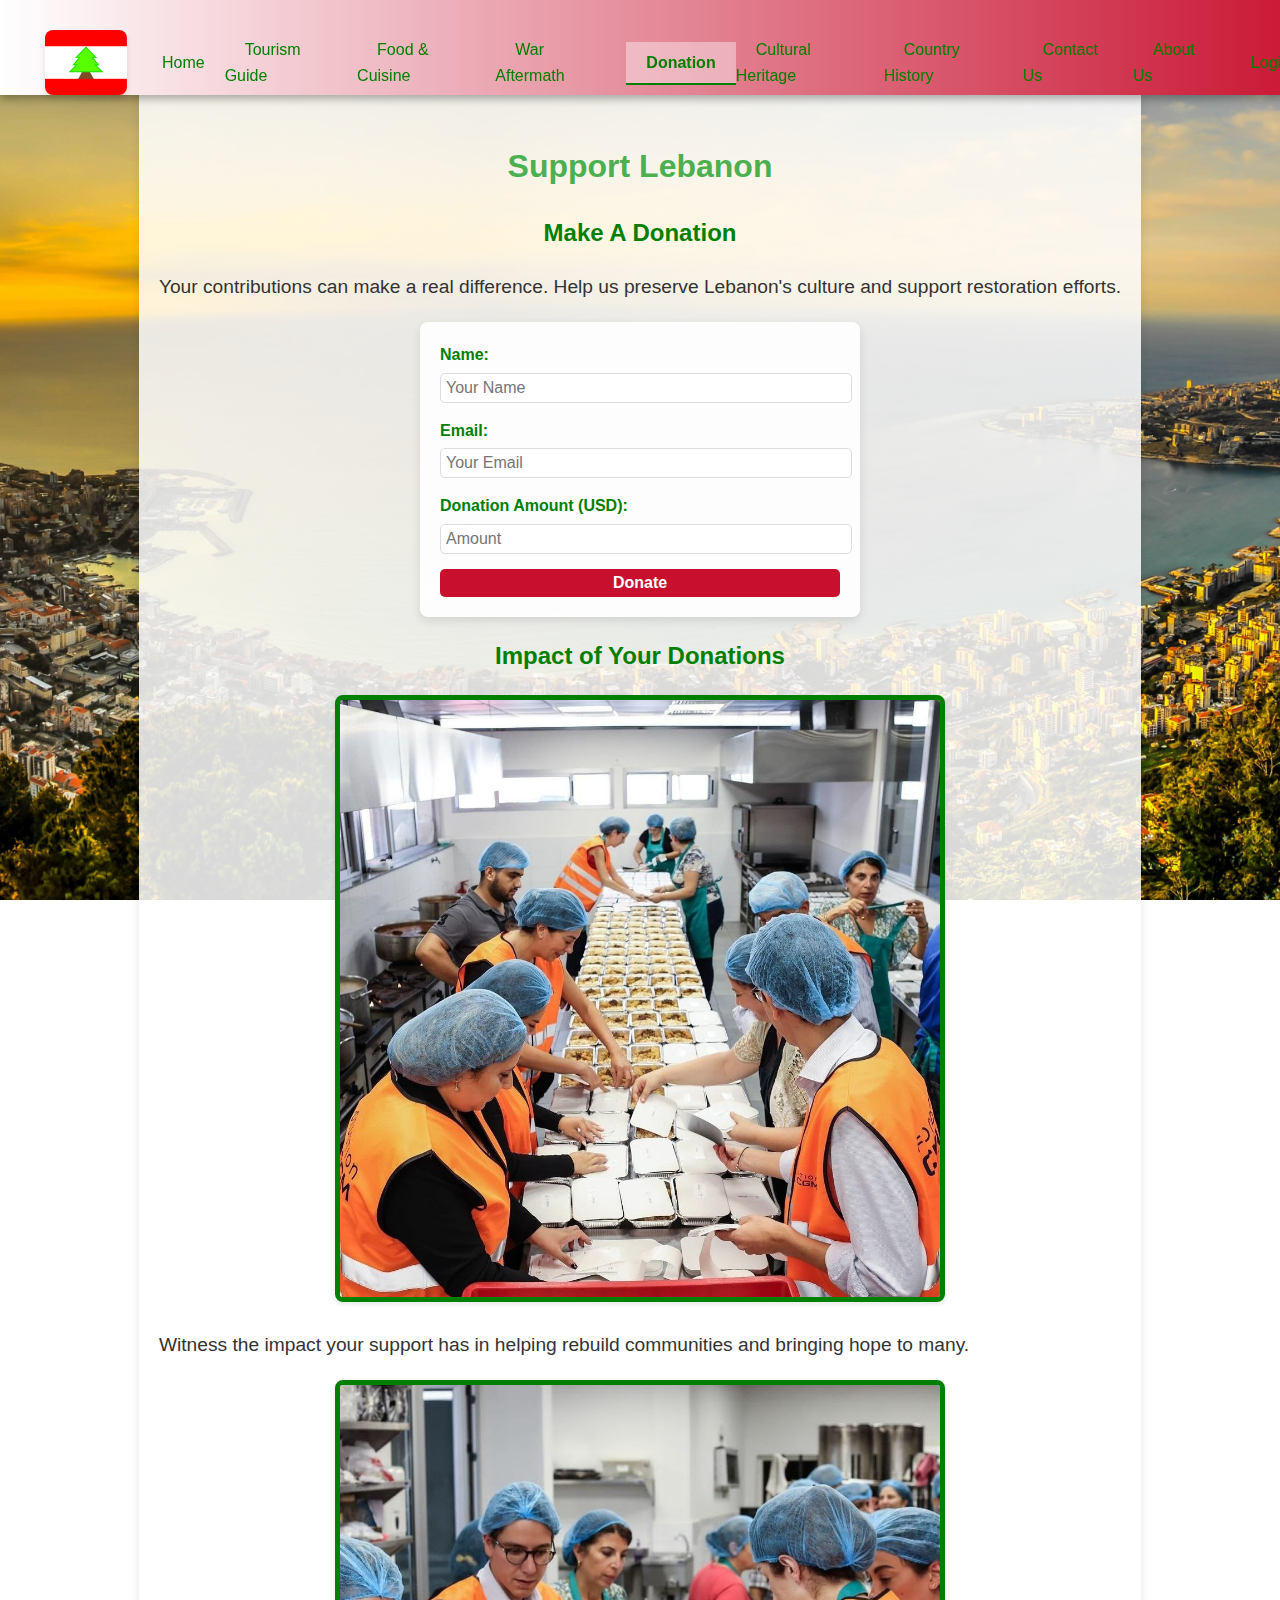
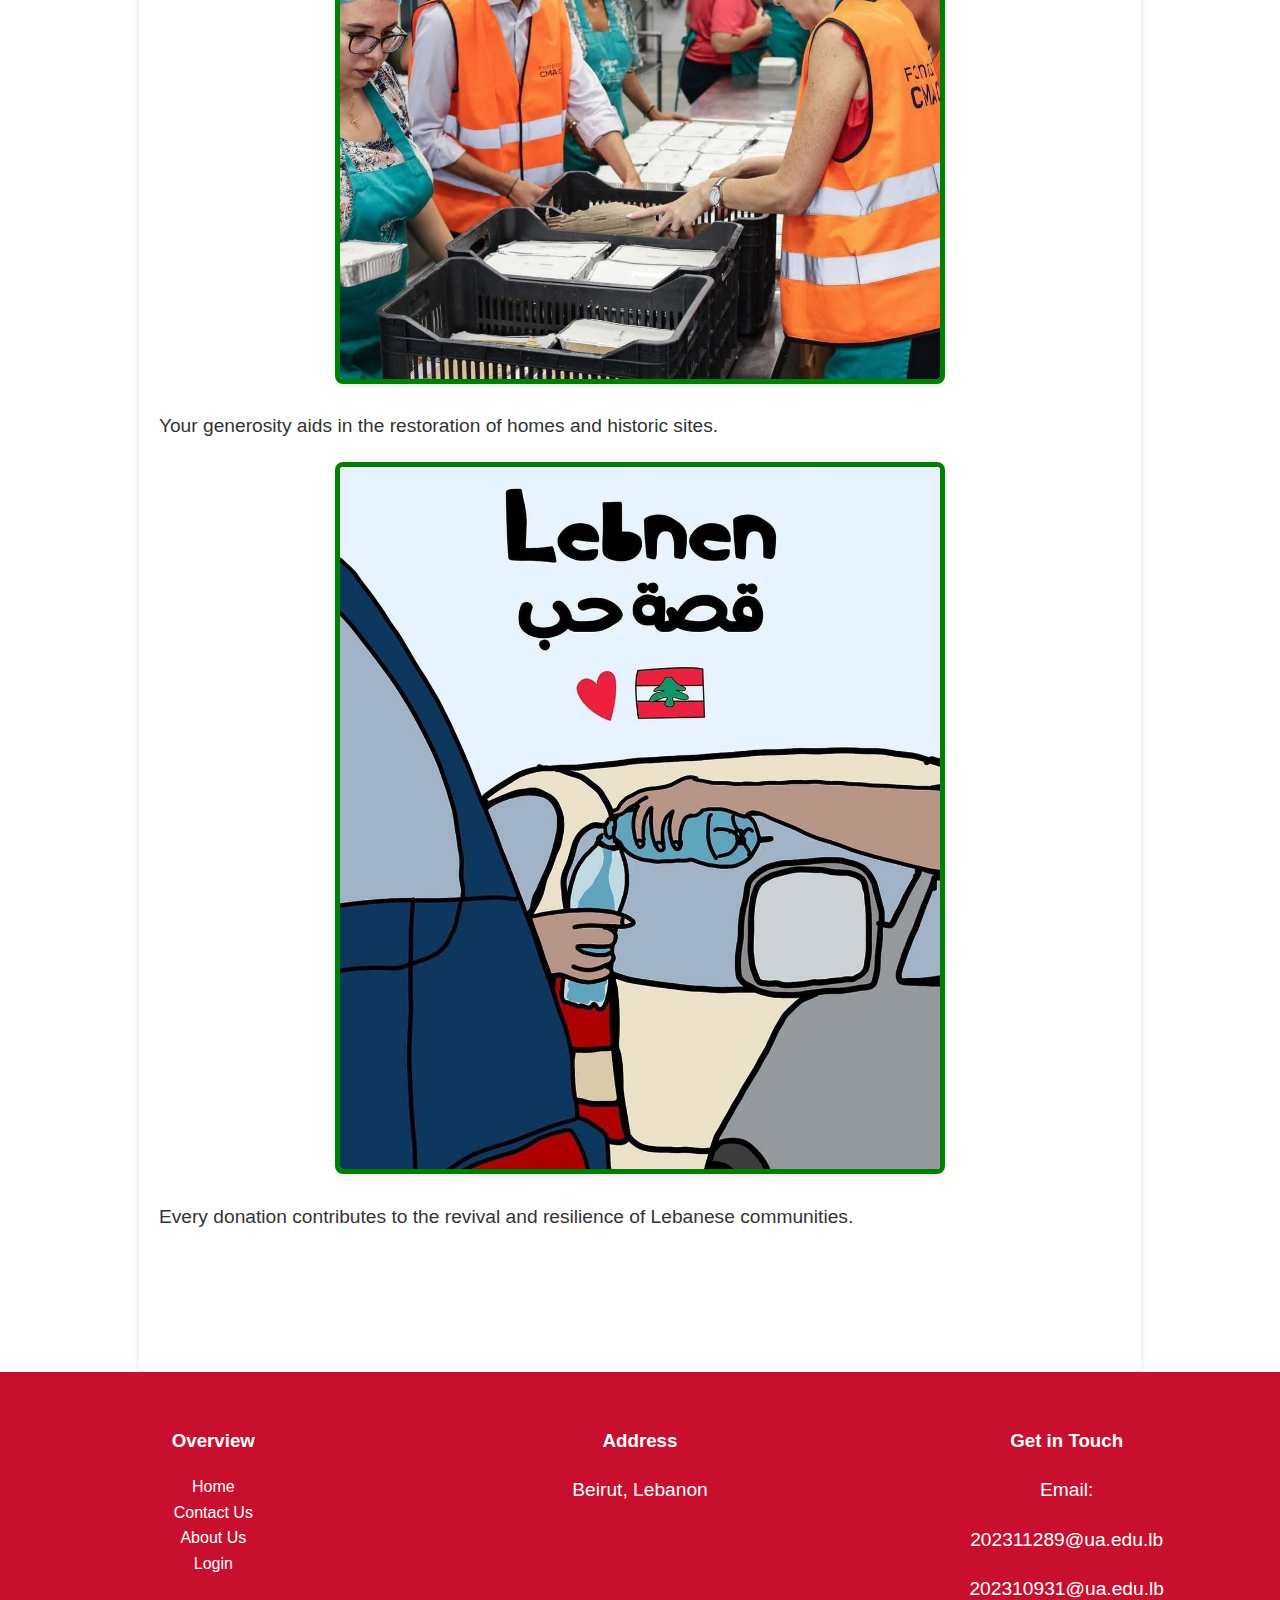
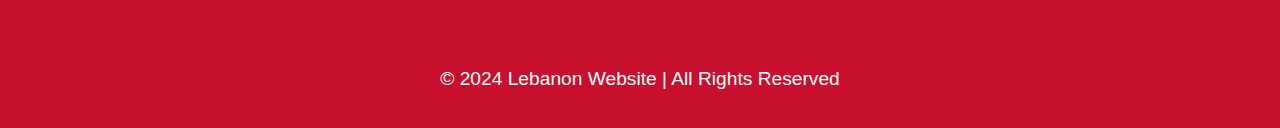
<file: pages/donation.html>
<!DOCTYPE html>
<html lang="en">
<head>
    <meta charset="UTF-8">
    <meta name="viewport" content="width=device-width, initial-scale=1.0">
    <meta name="description" content="Support Lebanon through your donations to help preserve its cultural heritage and rebuild communities.">
    <link rel="stylesheet" href="../styles/style.css">
    <title>Donation - Lebanon</title>
</head>
<body>
   <header>
<nav aria-label="Main navigation">
<ul>
<li>
<div class="logo-container">
<img src="../images/logoleb.jpg" alt="Lebanon logo">
</div>
</li>
<li><a href="../index.html">Home</a></li>
<li>
<a href="tourism-guide.html">Tourism Guide</a>
<ul class="sub-menu">
<li><a href="tourism-guide.html#must-see-destinations">Must-See Destinations</a></li>
<li><a href="tourism-guide.html#historical-sites">Historical Sites</a></li>
<li><a href="tourism-guide.html#outdoor-adventures">Outdoor Adventures</a></li>
<li><a href="tourism-guide.html#tourism-videos">Videos</a></li>
</ul>
</li>
<li>
<a href="food-cuisine.html">Food & Cuisine</a>
<ul class="sub-menu">
<li><a href="food-cuisine.html#food">Food Dishes</a></li>
<li><a href="food-cuisine.html#drinks">Drinks</a></li>
<li><a href="food-cuisine.html#food-preparation-videos">Food Preparation Videos</a></li>
</ul>
</li>
<li>
<a href="war-aftermath.html">War Aftermath</a>
<ul class="sub-menu">
<li><a href="war-aftermath.html#war-aftermath-gallery">War Aftermath Gallery</a></li>
<li><a href="war-aftermath.html#war-aftermath-videos">War Aftermath Videos</a></li>
<li><a href="war-aftermath.html#interactive-timeline">Interactive Timeline of Events</a></li>
</ul>
</li>
<li>
<a href="donation.html" class="active">Donation</a>

</li>
<li>
<a href="cultural-heritage.html">Cultural Heritage</a>
<ul class="sub-menu">
<li><a href="cultural-heritage.html#traditional-festivals">Traditional Festivals</a></li>
<li><a href="cultural-heritage.html#traditional-crafts">Traditional Crafts and Clothing</a></li>
</ul>
</li>
<li>
<a href="country-history.html">Country History</a>
<ul class="sub-menu">
<li><a href="country-history.html#ottoman-empire">Ottoman Empire (1516–1918)</a></li>
<li><a href="country-history.html#french-mandate">French Mandate (1920–1943)</a></li>
<li><a href="country-history.html#independence">Independence from France (1943)</a></li>
<li><a href="country-history.html#civil-war">Lebanese Civil War (1975–1990)</a></li>
<li><a href="country-history.html#israel-conflict-2006">Israel-Lebanon Conflict (2006)</a></li>
<li><a href="country-history.html#lebanese-protests">Lebanese Protests (October 17, 2019)</a></li>
<li><a href="country-history.html#beirut-port-explosion">Beirut Port Explosion (August 4, 2020)</a></li>
<li><a href="country-history.html#israel-conflict-2024">Israel-Lebanon Conflict (2024)</a></li>
</ul>
</li>
<li><a href="contact.html">Contact Us</a></li>
<li><a href="about.html">About Us</a></li>
<li><a href="login.html">Login</a></li>
</ul>
</nav>
</header>

    <main>
        <h1>Support Lebanon</h1>
        
    <section>
    <!-- Section for making a donation -->
    <h2>Make A Donation</h2>
    <!-- Heading for the donation section -->
    <p>Your contributions can make a real difference. Help us preserve Lebanon's culture and support restoration efforts.</p>
    <!-- Description about the purpose of donations -->
    <form action="donationthankyou.html" method="post" class="form-container">
        <!-- Form starts here -->
        <label for="name">Name:</label>
        <!-- Label for the name input field -->
        <input type="text" id="name" name="name" required placeholder="Your Name">
        <!-- Text input field for the donor's name -->
        
        <label for="email">Email:</label>
        <!-- Label for the email input field -->
        <input type="email" id="email" name="email" required placeholder="Your Email">
        <!-- Email input field for the donor's email -->
        
        <label for="amount">Donation Amount (USD):</label>
        <!-- Label for the donation amount input field -->
        <input type="number" id="amount" name="amount" required placeholder="Amount" min="1" step="0.01">
        <!-- Number input field for the donation amount, with minimum value of 1 -->
        
        <input type="submit" value="Donate">
        <!-- Submit button to process the form -->
    </form>
</section>


        
        <section>
            <h2>Impact of Your Donations</h2>
            <div class="gallery">
                <div class="image-container">
                    <img src="../images/donation1.jpg" alt="Emotional image of community resilience during the war" class="styled-image" loading="lazy">
                </div>
                <p>Witness the impact your support has in helping rebuild communities and bringing hope to many.</p>

                <div class="image-container">
                    <img src="../images/donation2.jpg" alt="Rebuilding and restoration efforts" class="styled-image" loading="lazy">
                </div>
                <p>Your generosity aids in the restoration of homes and historic sites.</p>

                <div class="image-container">
                    <img src="../images/donation3.jpg" alt="Community rebuilding in Lebanon" class="styled-image" loading="lazy">
                </div>
                <p>Every donation contributes to the revival and resilience of Lebanese communities.</p>
            </div>
        </section>
    </main>
    
  <footer>
    <div class="footer-content">
        <div class="footer-overview">
            <h3>Overview</h3>
             <ul>
                <li><a href="../index.html">Home</a></li>
                <li><a href="contact.html">Contact Us</a></li>
                <li><a href="about.html">About Us</a></li>
                <li><a href="login.html">Login</a></li>
            </ul>
        </div>

        <div class="footer-address">
            <h3>Address</h3>
            <p>Beirut, Lebanon</p>
        </div>

        <div class="footer-contact">
            <h3>Get in Touch</h3>
            <div class="contact-info">
                <div class="contact-email">
                    <p>Email:</p>
                    <p><a href="mailto:202311289@ua.edu.lb">202311289@ua.edu.lb</a></p>
                    <p><a href="mailto:202310931@ua.edu.lb">202310931@ua.edu.lb</a></p>
                </div>
              
            </div>
        </div>
    </div>
    <p>&copy; 2024 Lebanon Website | All Rights Reserved</p>
</footer>


</body>
</html>
</file>
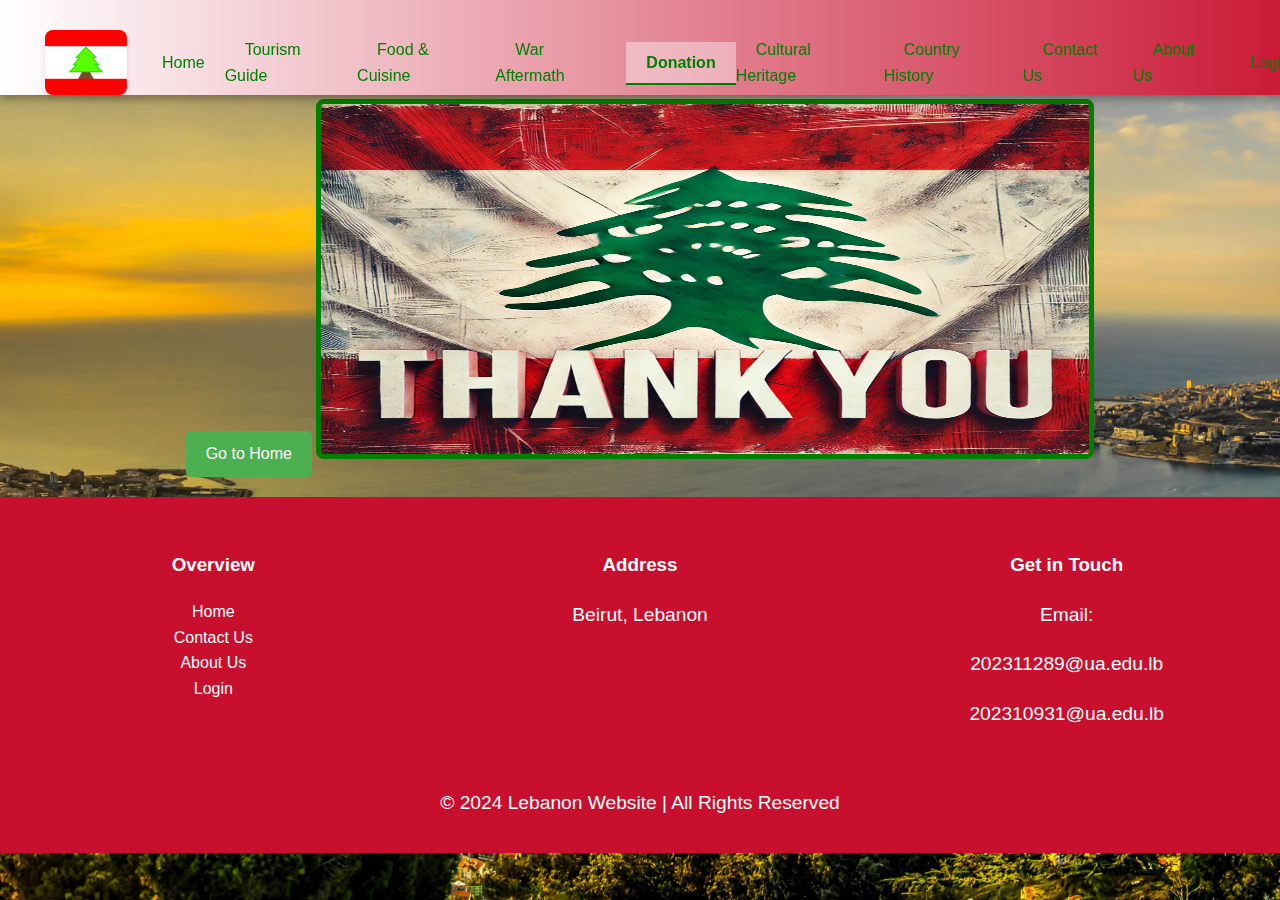
<file: pages/donationthankyou.html>
<!DOCTYPE html>
<html lang="en">
<head>
    <meta charset="UTF-8">
    <meta name="viewport" content="width=device-width, initial-scale=1.0">
    <link rel="stylesheet" href="../styles/style.css">
    <title>Thank You</title>
</head>
<body>
<header>
<nav aria-label="Main navigation">
<ul>
<li>
<div class="logo-container">
<img src="../images/logoleb.jpg" alt="Lebanon logo">
</div>
</li>
<li><a href="../index.html">Home</a></li>
<li>
<a href="tourism-guide.html">Tourism Guide</a>
<ul class="sub-menu">
<li><a href="tourism-guide.html#must-see-destinations">Must-See Destinations</a></li>
<li><a href="tourism-guide.html#historical-sites">Historical Sites</a></li>
<li><a href="tourism-guide.html#outdoor-adventures">Outdoor Adventures</a></li>
<li><a href="tourism-guide.html#tourism-videos">Videos</a></li>
</ul>
</li>
<li>
<a href="food-cuisine.html">Food & Cuisine</a>
<ul class="sub-menu">
<li><a href="food-cuisine.html#food">Food Dishes</a></li>
<li><a href="food-cuisine.html#drinks">Drinks</a></li>
<li><a href="food-cuisine.html#food-preparation-videos">Food Preparation Videos</a></li>
</ul>
</li>
<li>
<a href="war-aftermath.html">War Aftermath</a>
<ul class="sub-menu">
<li><a href="war-aftermath.html#war-aftermath-gallery">War Aftermath Gallery</a></li>
<li><a href="war-aftermath.html#war-aftermath-videos">War Aftermath Videos</a></li>
<li><a href="war-aftermath.html#interactive-timeline">Interactive Timeline of Events</a></li>
</ul>
</li>
<li>
<a href="donation.html" class="active">Donation</a>

</li>
<li>
<a href="cultural-heritage.html">Cultural Heritage</a>
<ul class="sub-menu">
<li><a href="cultural-heritage.html#traditional-festivals">Traditional Festivals</a></li>
<li><a href="cultural-heritage.html#traditional-crafts">Traditional Crafts and Clothing</a></li>
</ul>
</li>
<li>
<a href="country-history.html">Country History</a>
<ul class="sub-menu">
<li><a href="country-history.html#ottoman-empire">Ottoman Empire (1516–1918)</a></li>
<li><a href="country-history.html#french-mandate">French Mandate (1920–1943)</a></li>
<li><a href="country-history.html#independence">Independence from France (1943)</a></li>
<li><a href="country-history.html#civil-war">Lebanese Civil War (1975–1990)</a></li>
<li><a href="country-history.html#israel-conflict-2006">Israel-Lebanon Conflict (2006)</a></li>
<li><a href="country-history.html#lebanese-protests">Lebanese Protests (October 17, 2019)</a></li>
<li><a href="country-history.html#beirut-port-explosion">Beirut Port Explosion (August 4, 2020)</a></li>
<li><a href="country-history.html#israel-conflict-2024">Israel-Lebanon Conflict (2024)</a></li>
</ul>
</li>
<li><a href="contact.html">Contact Us</a></li>
<li><a href="about.html">About Us</a></li>
<li><a href="login.html">Login</a></li>
</ul>
</nav>
</header>
	  <div class="image-container">
        
        <p>Your donation will help us make a significant impact in preserving Lebanon's culture and supporting restoration efforts. We appreciate your support!</p>
        
        <a href="../index.html" class="button">Go to Home</a>
		 <img src="../images/Thankyou.webp" alt="Thank You" class="thank-you-image">
    </div>
	<footer>
    <div class="footer-content">
        <div class="footer-overview">
            <h3>Overview</h3>
            <ul>
                <li><a href="../index.html">Home</a></li>
                <li><a href="contact.html">Contact Us</a></li>
                <li><a href="about.html">About Us</a></li>
                <li><a href="login.html">Login</a></li>
            </ul>
        </div>

        <div class="footer-address">
            <h3>Address</h3>
            <p>Beirut, Lebanon</p>
        </div>

        <div class="footer-contact">
            <h3>Get in Touch</h3>
            <div class="contact-info">
                <div class="contact-email">
                    <p>Email:</p>
                    <p><a href="mailto:202311289@ua.edu.lb">202311289@ua.edu.lb</a></p>
                    <p><a href="mailto:202310931@ua.edu.lb">202310931@ua.edu.lb</a></p>
                </div>
              
            </div>
        </div>
    </div>
    <p>&copy; 2024 Lebanon Website | All Rights Reserved</p>
</footer>

	</body>
	</html>
</file>
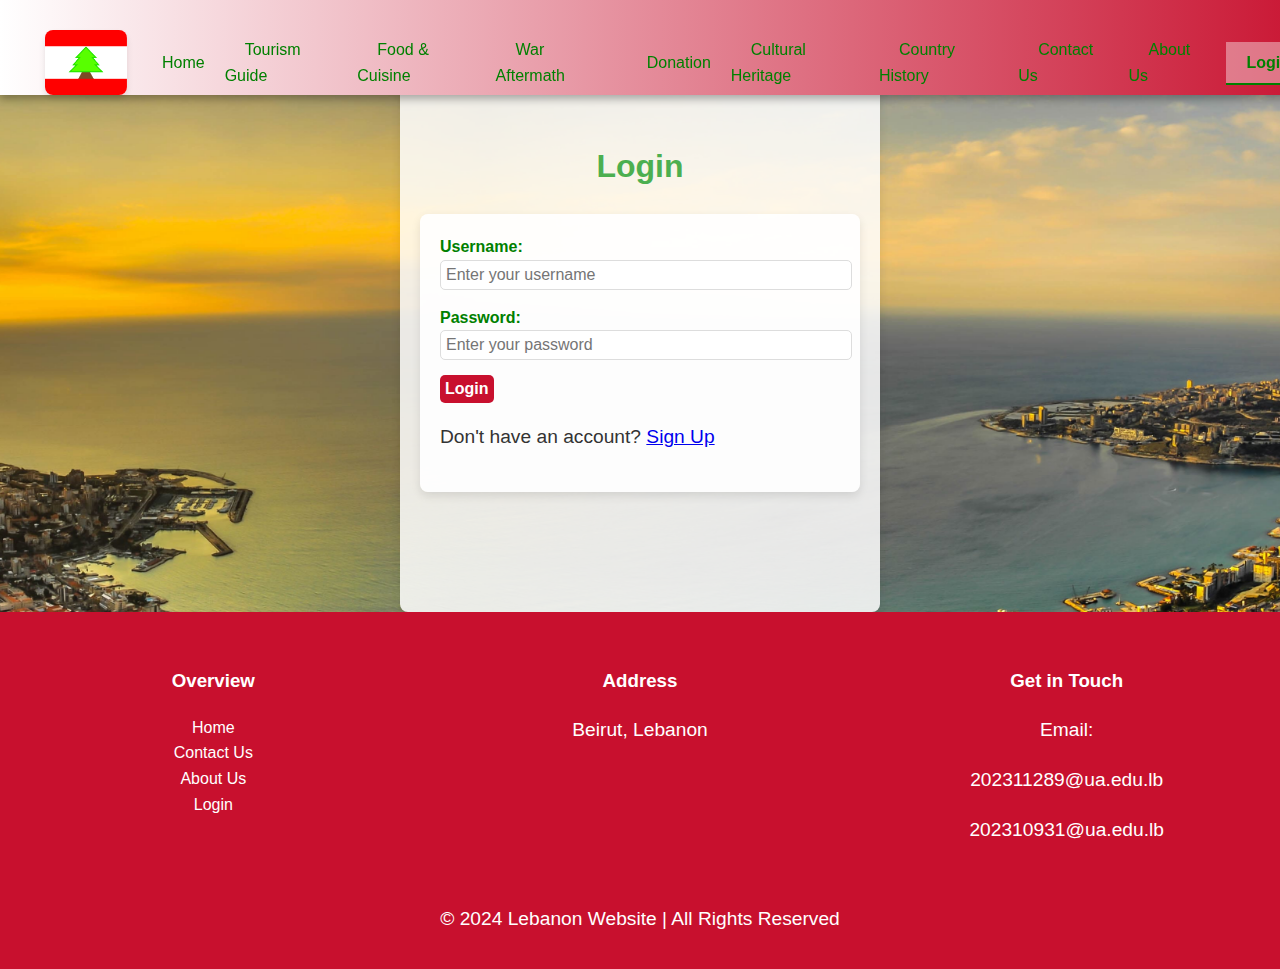
<file: pages/login.html>
<!DOCTYPE html>
<html lang="en">
<head>
<meta charset="UTF-8">
<meta name="viewport" content="width=device-width, initial-scale=1.0">
<link rel="stylesheet" href="../styles/style.css"> <!-- Path to main CSS file -->
<title>Login</title>
</head>
<body>
<header>
<nav aria-label="Main navigation">
<ul>
<li>
<div class="logo-container">
<img src="../images/logoleb.jpg" alt="Lebanon logo">
</div>
</li>
<li><a href="../index.html">Home</a></li>
<li>
<a href="tourism-guide.html">Tourism Guide</a>
<ul class="sub-menu">
<li><a href="tourism-guide.html#must-see-destinations">Must-See Destinations</a></li>
<li><a href="tourism-guide.html#historical-sites">Historical Sites</a></li>
<li><a href="tourism-guide.html#outdoor-adventures">Outdoor Adventures</a></li>
<li><a href="tourism-guide.html#tourism-videos">Videos</a></li>
</ul>
</li>
<li>
<a href="food-cuisine.html">Food & Cuisine</a>
<ul class="sub-menu">
<li><a href="food-cuisine.html#food">Food Dishes</a></li>
<li><a href="food-cuisine.html#drinks">Drinks</a></li>
<li><a href="food-cuisine.html#food-preparation-videos">Food Preparation Videos</a></li>
</ul>
</li>
<li>
<a href="war-aftermath.html">War Aftermath</a>
<ul class="sub-menu">
<li><a href="war-aftermath.html#war-aftermath-gallery">War Aftermath Gallery</a></li>
<li><a href="war-aftermath.html#war-aftermath-videos">War Aftermath Videos</a></li>
<li><a href="war-aftermath.html#interactive-timeline">Interactive Timeline of Events</a></li>
</ul>
</li>
<li>
<a href="donation.html">Donation</a>
 
</li>
<li>
<a href="cultural-heritage.html">Cultural Heritage</a>
<ul class="sub-menu">
<li><a href="cultural-heritage.html#traditional-festivals">Traditional Festivals</a></li>
<li><a href="cultural-heritage.html#traditional-crafts">Traditional Crafts and Clothing</a></li>
</ul>
</li>
<li>
<a href="country-history.html">Country History</a>
<ul class="sub-menu">
<li><a href="country-history.html#ottoman-empire">Ottoman Empire (1516–1918)</a></li>
<li><a href="country-history.html#french-mandate">French Mandate (1920–1943)</a></li>
<li><a href="country-history.html#independence">Independence from France (1943)</a></li>
<li><a href="country-history.html#civil-war">Lebanese Civil War (1975–1990)</a></li>
<li><a href="country-history.html#israel-conflict-2006">Israel-Lebanon Conflict (2006)</a></li>
<li><a href="country-history.html#lebanese-protests">Lebanese Protests (October 17, 2019)</a></li>
<li><a href="country-history.html#beirut-port-explosion">Beirut Port Explosion (August 4, 2020)</a></li>
<li><a href="country-history.html#israel-conflict-2024">Israel-Lebanon Conflict (2024)</a></li>
</ul>
</li>
<li><a href="contact.html">Contact Us</a></li>
<li><a href="about.html">About Us</a></li>
<li><a href="login.html" class="active">Login</a></li>
</ul>
</nav>
</header>
<main>
<h1>Login</h1>
<article class="form-container">
<form action="../index.html" method="post"> <!-- Redirects to home page -->
<label for="username">Username:</label>
<input type="text" id="username" name="username" placeholder="Enter your username" required>
<label for="password">Password:</label>
<input type="password" id="password" name="password" placeholder="Enter your password" required>
<input type="submit" value="Login">
</form>
<p>Don't have an account? <a href="signup.html">Sign Up</a></p>
</article>
</main>
 
   <footer>
<div class="footer-content">
<div class="footer-overview">
<h3>Overview</h3>
<ul>
<li><a href="../index.html">Home</a></li>
<li><a href="contact.html">Contact Us</a></li>
<li><a href="about.html">About Us</a></li>
<li><a href="login.html">Login</a></li>
</ul>
</div>
 
        <div class="footer-address">
<h3>Address</h3>
<p>Beirut, Lebanon</p>
</div>
 
        <div class="footer-contact">
<h3>Get in Touch</h3>
<div class="contact-info">
<div class="contact-email">
<p>Email:</p>
<p><a href="mailto:202311289@ua.edu.lb">202311289@ua.edu.lb</a></p>
<p><a href="mailto:202310931@ua.edu.lb">202310931@ua.edu.lb</a></p>
</div>
</div>
</div>
</div>
<p>&copy; 2024 Lebanon Website | All Rights Reserved</p>
</footer>
 
</body>
</html>
</file>
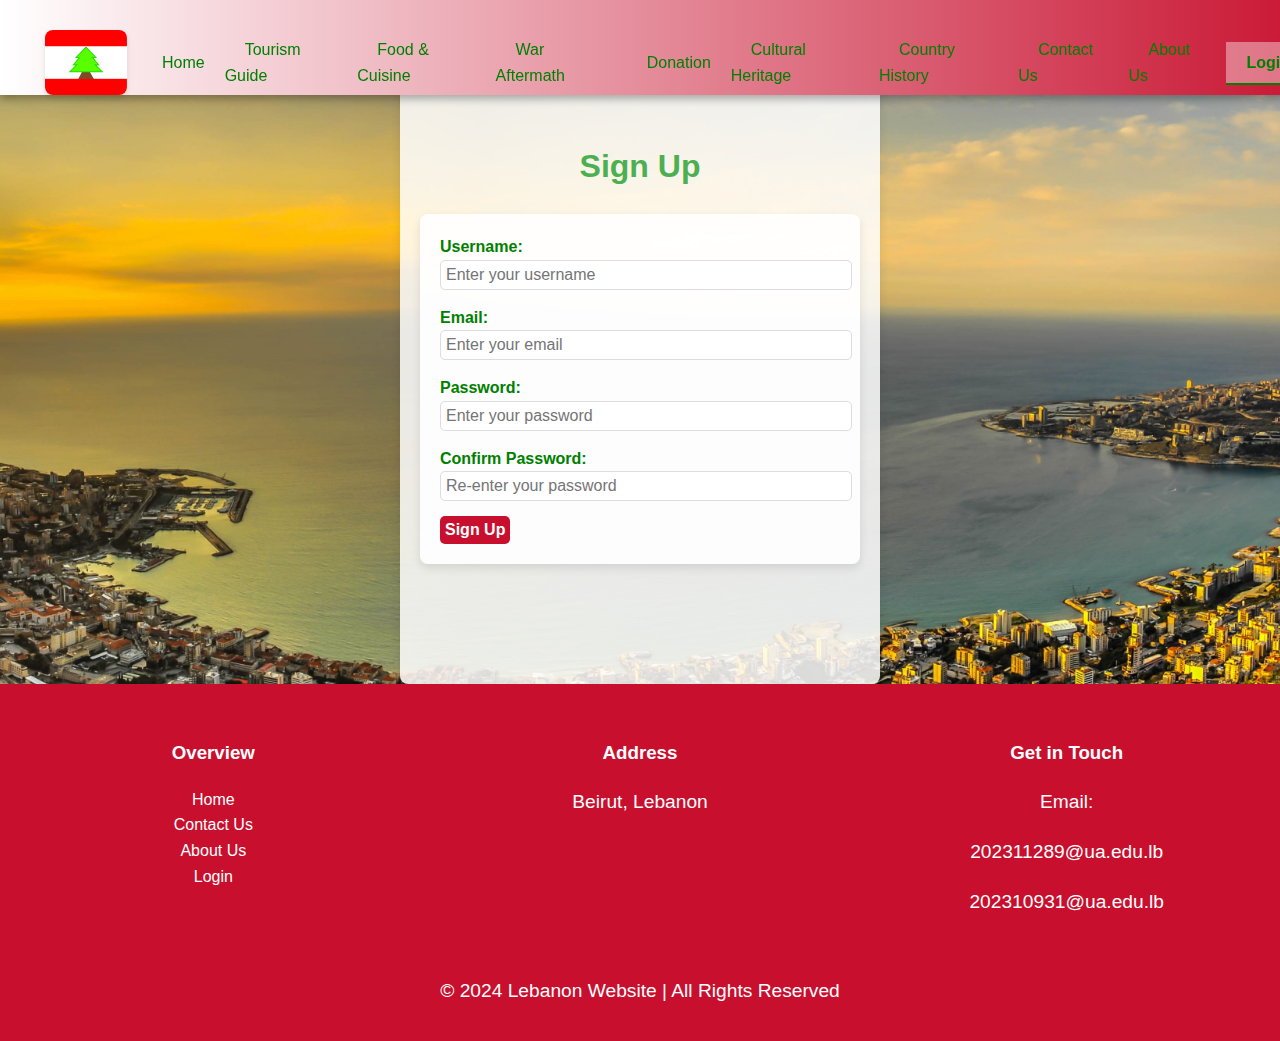
<file: pages/signup.html>
<!DOCTYPE html>
<html lang="en">
<head>
    <meta charset="UTF-8">
    <meta name="viewport" content="width=device-width, initial-scale=1.0">
    <link rel="stylesheet" href="../styles/style.css"> <!-- Path to main CSS file -->
    <title>Sign Up</title>
</head>
<body>
    <!-- Header with Navigation -->
 <header>
<nav aria-label="Main navigation">
<ul>
<li>
<div class="logo-container">
<img src="../images/logoleb.jpg" alt="Lebanon logo">
</div>
</li>
<li><a href="../index.html">Home</a></li>
<li>
<a href="tourism-guide.html">Tourism Guide</a>
<ul class="sub-menu">
<li><a href="tourism-guide.html#must-see-destinations">Must-See Destinations</a></li>
<li><a href="tourism-guide.html#historical-sites">Historical Sites</a></li>
<li><a href="tourism-guide.html#outdoor-adventures">Outdoor Adventures</a></li>
<li><a href="tourism-guide.html#tourism-videos">Videos</a></li>
</ul>
</li>
<li>
<a href="food-cuisine.html">Food & Cuisine</a>
<ul class="sub-menu">
<li><a href="food-cuisine.html#food">Food Dishes</a></li>
<li><a href="food-cuisine.html#drinks">Drinks</a></li>
<li><a href="food-cuisine.html#food-preparation-videos">Food Preparation Videos</a></li>
</ul>
</li>
<li>
<a href="war-aftermath.html">War Aftermath</a>
<ul class="sub-menu">
<li><a href="war-aftermath.html#war-aftermath-gallery">War Aftermath Gallery</a></li>
<li><a href="war-aftermath.html#war-aftermath-videos">War Aftermath Videos</a></li>
<li><a href="war-aftermath.html#interactive-timeline">Interactive Timeline of Events</a></li>
</ul>
</li>
<li>
<a href="donation.html">Donation</a>

</li>
<li>
<a href="cultural-heritage.html">Cultural Heritage</a>
<ul class="sub-menu">
<li><a href="cultural-heritage.html#traditional-festivals">Traditional Festivals</a></li>
<li><a href="cultural-heritage.html#traditional-crafts">Traditional Crafts and Clothing</a></li>
</ul>
</li>
<li>
<a href="country-history.html">Country History</a>
<ul class="sub-menu">
<li><a href="country-history.html#ottoman-empire">Ottoman Empire (1516–1918)</a></li>
<li><a href="country-history.html#french-mandate">French Mandate (1920–1943)</a></li>
<li><a href="country-history.html#independence">Independence from France (1943)</a></li>
<li><a href="country-history.html#civil-war">Lebanese Civil War (1975–1990)</a></li>
<li><a href="country-history.html#israel-conflict-2006">Israel-Lebanon Conflict (2006)</a></li>
<li><a href="country-history.html#lebanese-protests">Lebanese Protests (October 17, 2019)</a></li>
<li><a href="country-history.html#beirut-port-explosion">Beirut Port Explosion (August 4, 2020)</a></li>
<li><a href="country-history.html#israel-conflict-2024">Israel-Lebanon Conflict (2024)</a></li>
</ul>
</li>
<li><a href="contact.html">Contact Us</a></li>
<li><a href="about.html">About Us</a></li>
<li><a href="login.html" class="active">Login</a></li>
</ul>
</nav>
</header>

    <!-- Main Content for Sign Up -->
    <main>
<h1>Sign Up</h1>
<!-- Main heading for the Sign Up page -->
<article class="form-container">
    <!-- Container for the sign-up form -->
    <form action="../index.html" method="post">
        <!-- Form starts here, redirecting to the home page on submission -->
        
        <!-- Username Field -->
        <label for="username">Username:</label>
        <input type="text" id="username" name="username" placeholder="Enter your username" required>
        <!-- Text input field for the user's username -->
        
        <!-- Email Field -->
        <label for="email">Email:</label>
        <input type="email" id="email" name="email" placeholder="Enter your email" required>
        <!-- Email input field for the user's email -->
        
        <!-- Password Field -->
        <label for="password">Password:</label>
        <input type="password" id="password" name="password" placeholder="Enter your password" required>
        <!-- Password input field for the user's password -->
        
        <!-- Confirm Password Field -->
        <label for="confirm-password">Confirm Password:</label>
        <input type="password" id="confirm-password" name="confirm-password" placeholder="Re-enter your password" required>
        <!-- Password confirmation field -->
        
        <!-- Sign Up Button -->
        <button type="submit">Sign Up</button>
        <!-- Button to submit the form -->
    </form>
</article>
</main>
<footer>
    <div class="footer-content">
        <div class="footer-overview">
            <h3>Overview</h3>
            <ul>
                <li><a href="../index.html">Home</a></li>
                <li><a href="contact.html">Contact Us</a></li>
                <li><a href="about.html">About Us</a></li>
                <li><a href="login.html">Login</a></li>
            </ul>
        </div>

        <div class="footer-address">
            <h3>Address</h3>
            <p>Beirut, Lebanon</p>
        </div>

        <div class="footer-contact">
            <h3>Get in Touch</h3>
            <div class="contact-info">
                <div class="contact-email">
                    <p>Email:</p>
                    <p><a href="mailto:202311289@ua.edu.lb">202311289@ua.edu.lb</a></p>
                    <p><a href="mailto:202310931@ua.edu.lb">202310931@ua.edu.lb</a></p>
                </div>
              
            </div>
        </div>
    </div>
    <p>&copy; 2024 Lebanon Website | All Rights Reserved</p>
</footer>

</body>
</html>
</file>
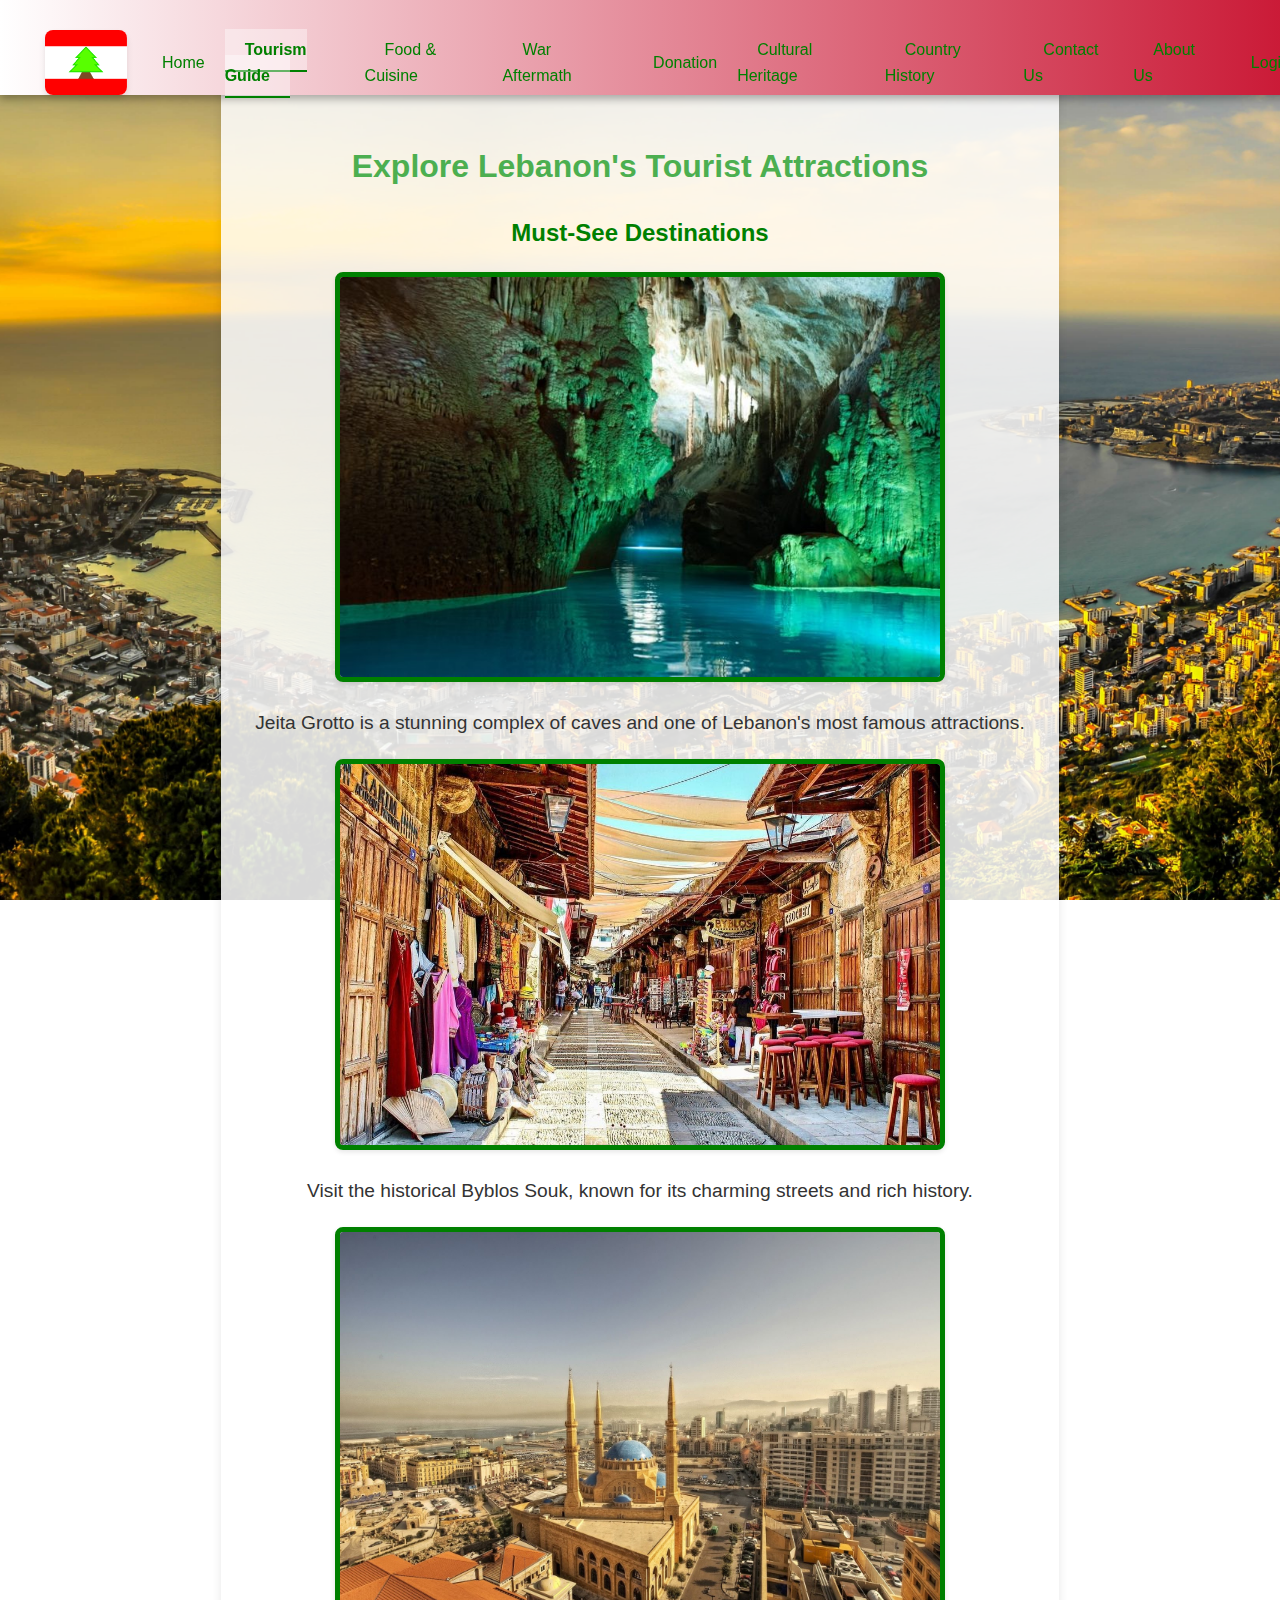
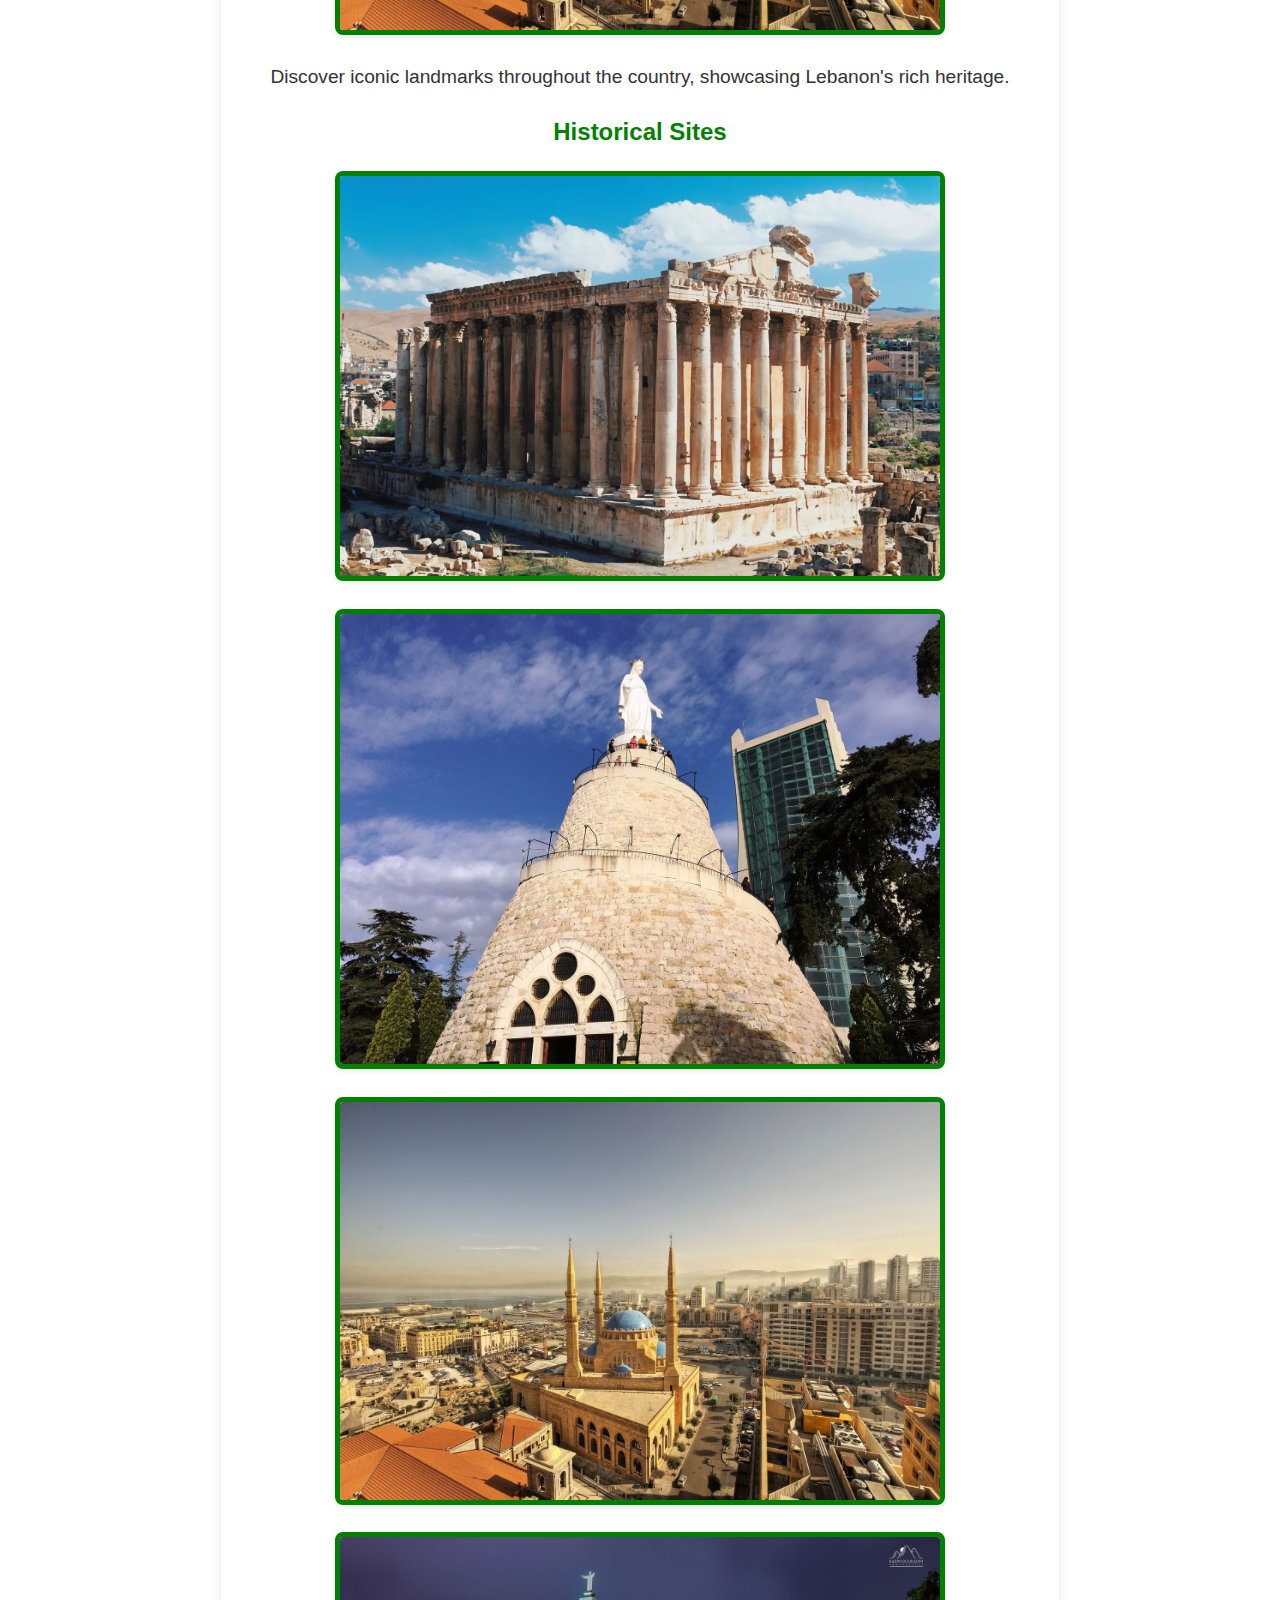
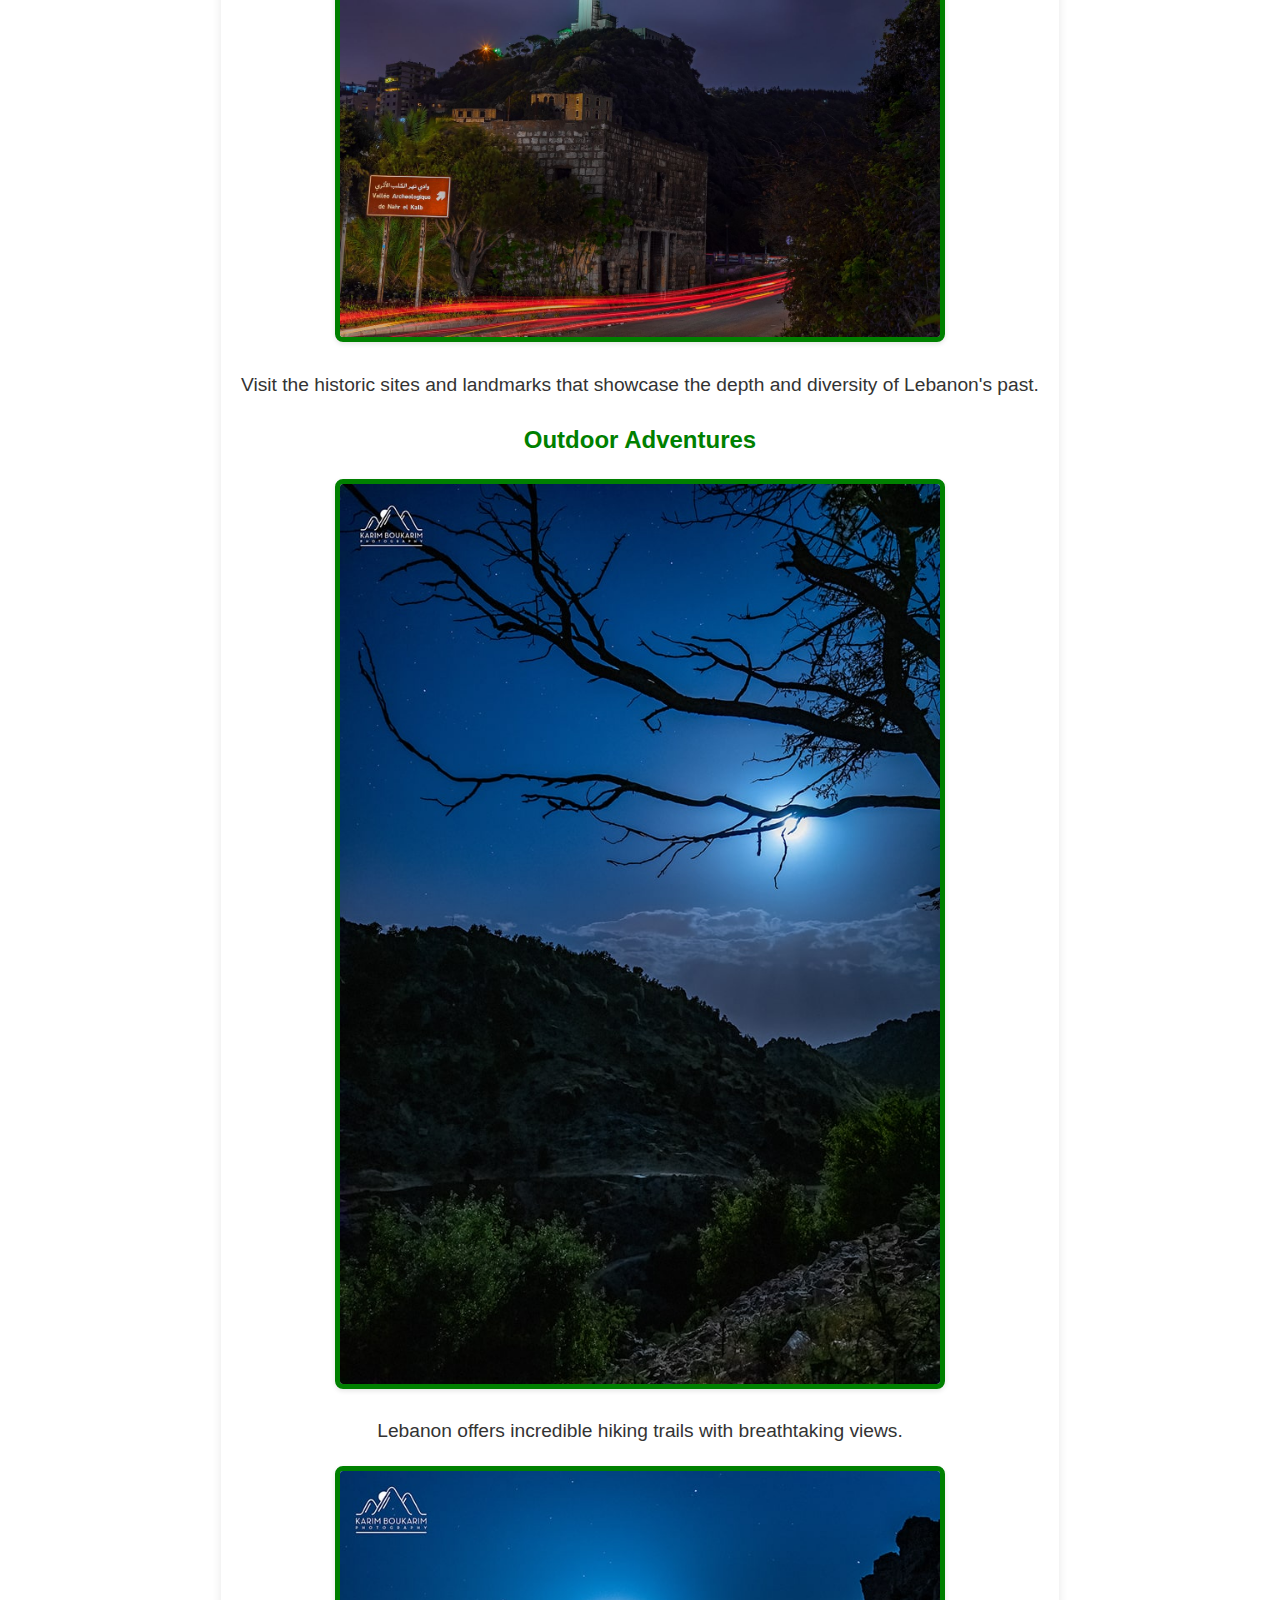
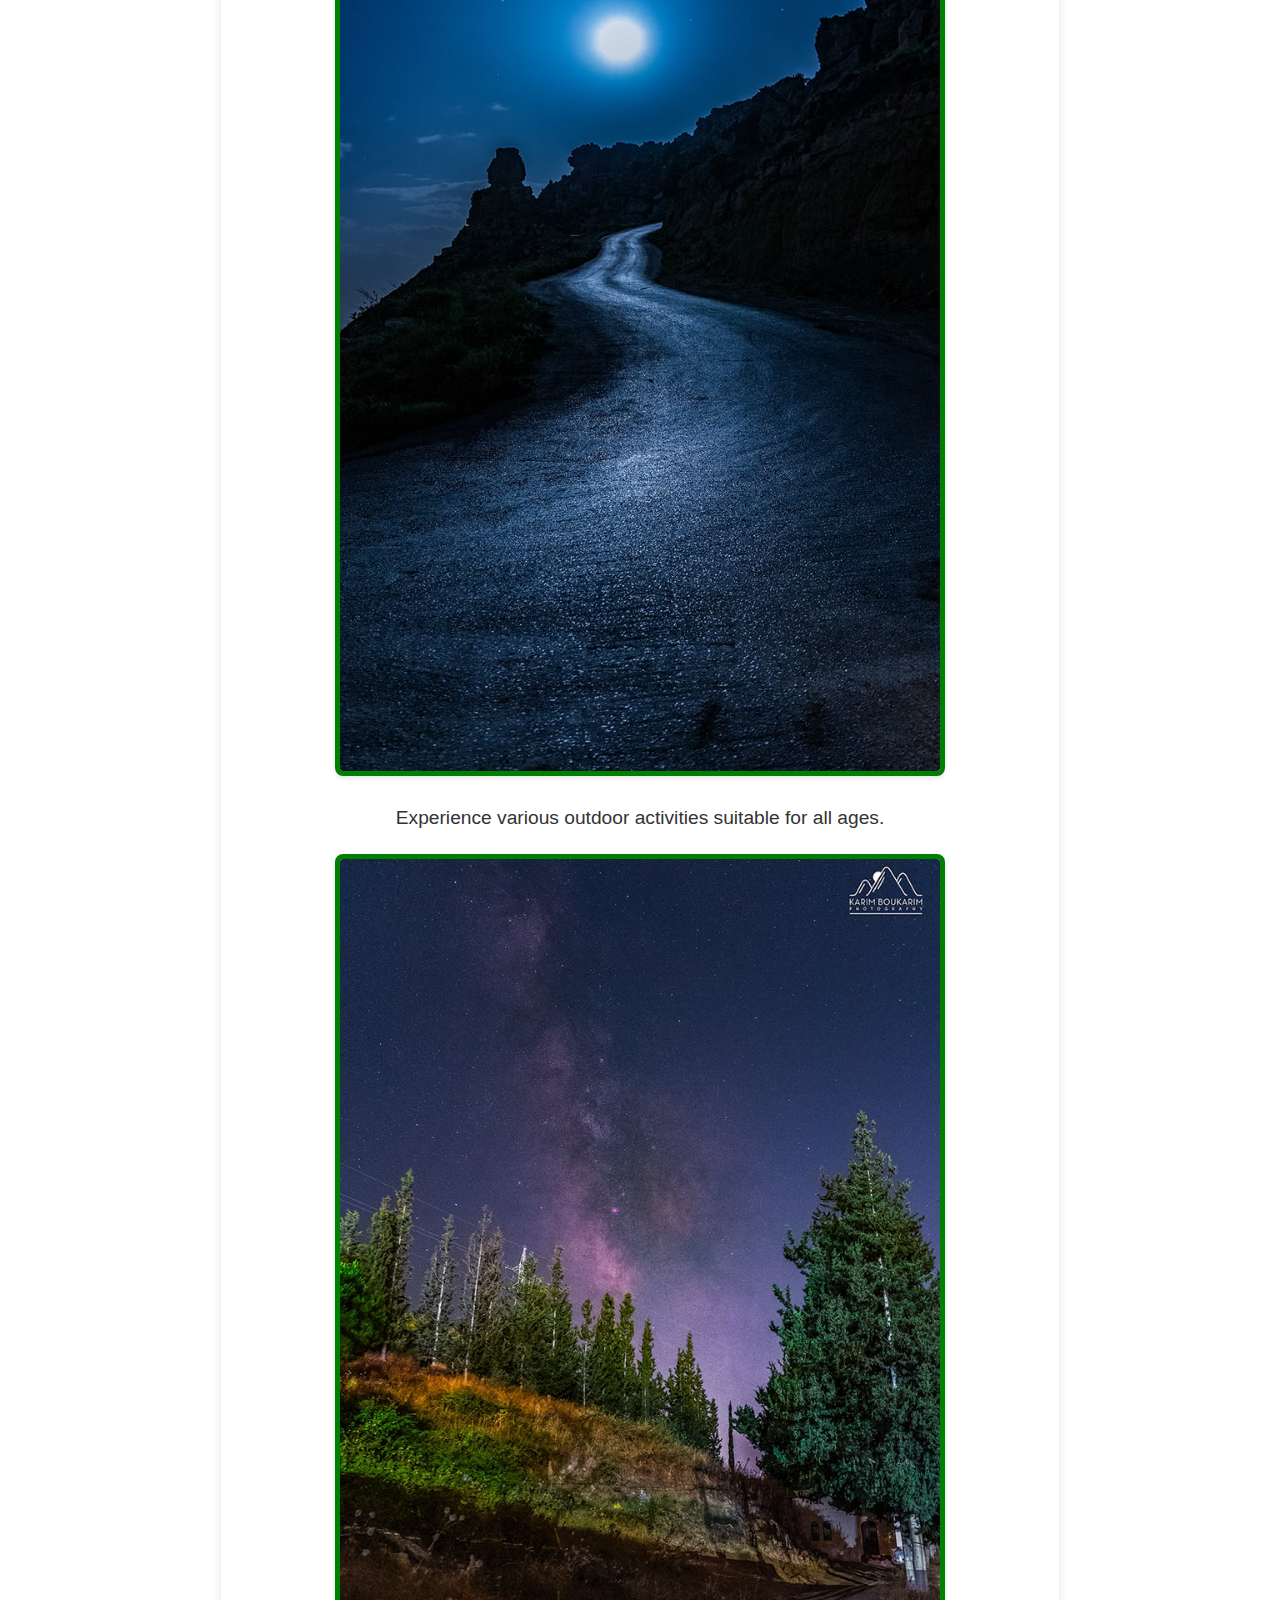
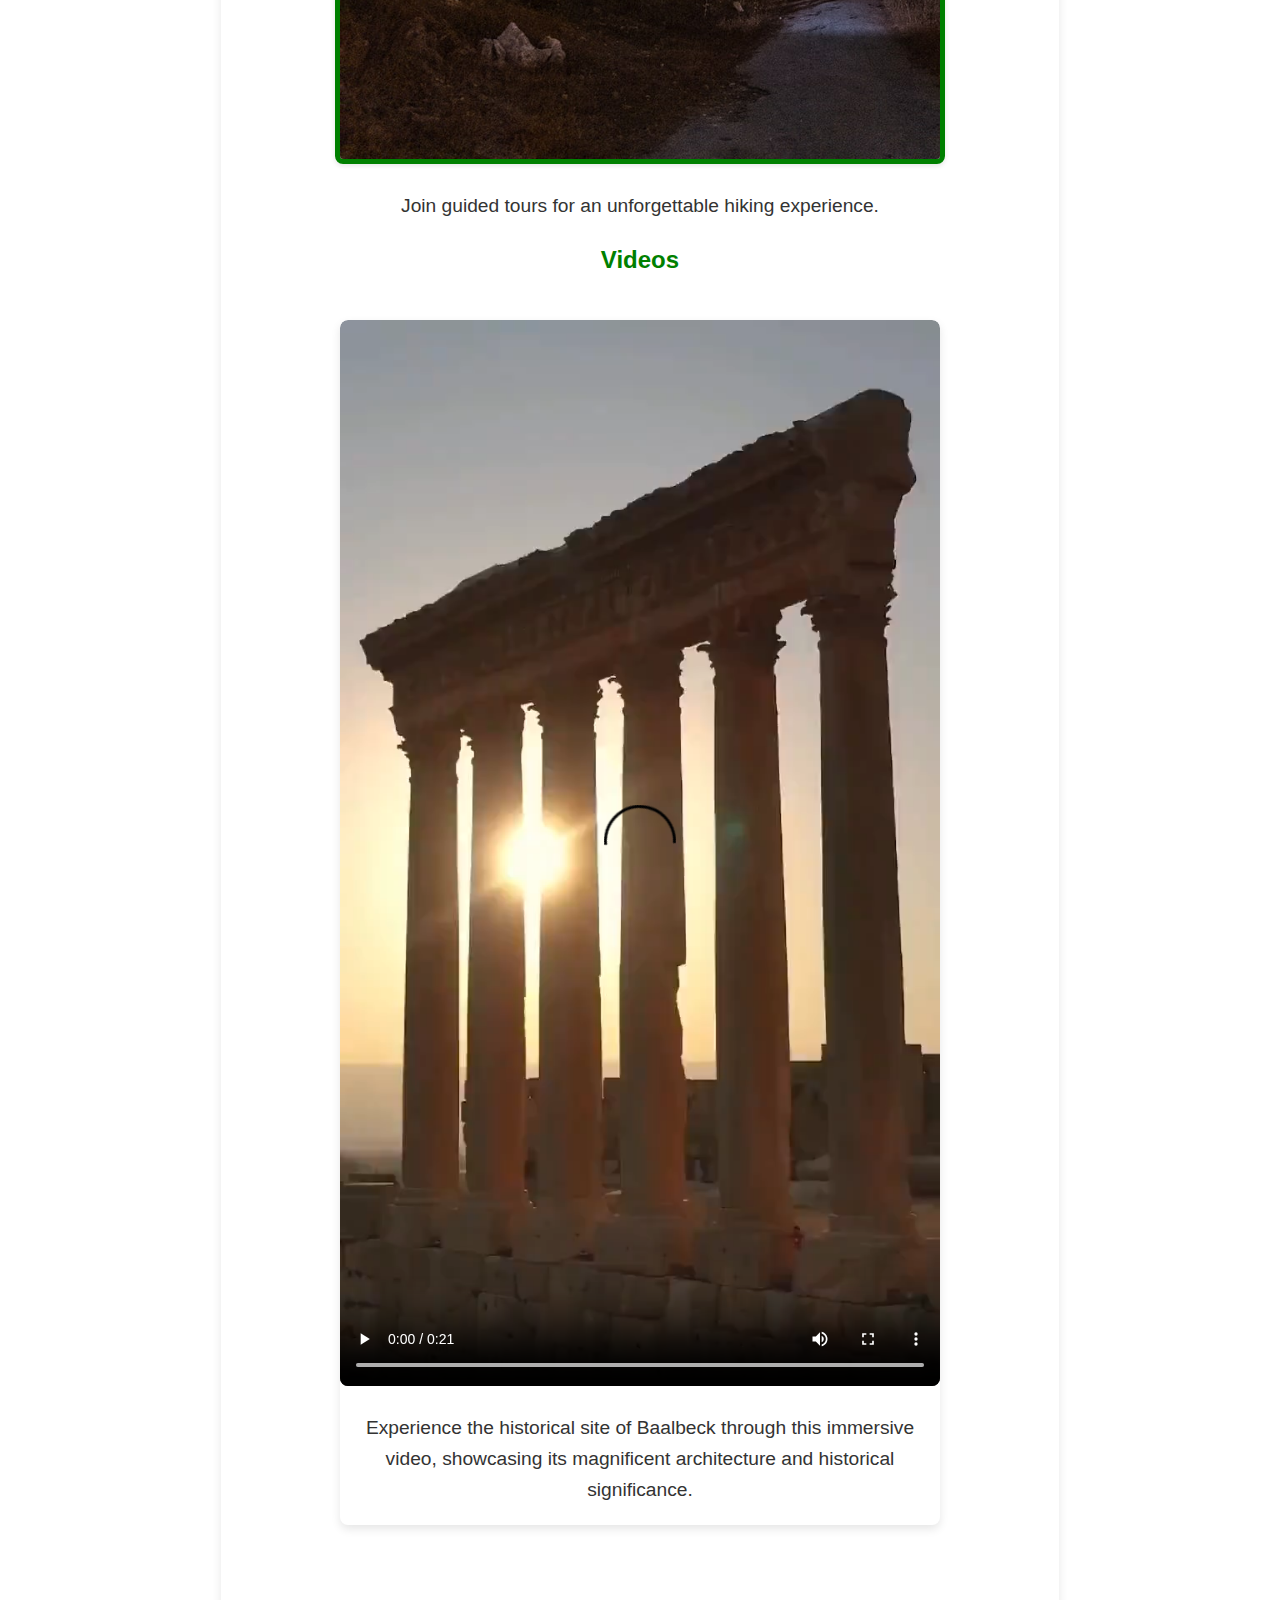
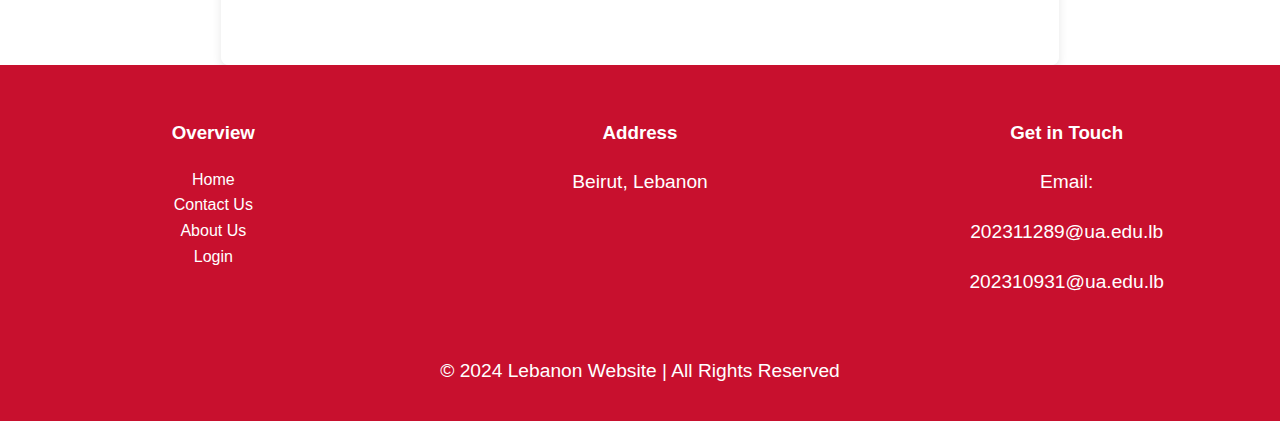
<file: pages/tourism-guide.html>
<!DOCTYPE html>
<html lang="en">
<head>
    <meta charset="UTF-8">
    <meta name="viewport" content="width=device-width, initial-scale=1.0">
    <link rel="stylesheet" href="../styles/style.css">
    <title>Tourism Guide - Lebanon</title>
</head>
<body>
   <header>
<nav aria-label="Main navigation">
<ul>
<li>
<div class="logo-container">
<img src="../images/logoleb.jpg" alt="Lebanon logo">
</div>
</li>
<li><a href="../index.html">Home</a></li>
<li>
<a href="tourism-guide.html" class="active">Tourism Guide</a>
<ul class="sub-menu">
<li><a href="tourism-guide.html#must-see-destinations" >Must-See Destinations</a></li>
<li><a href="tourism-guide.html#historical-sites">Historical Sites</a></li>
<li><a href="tourism-guide.html#outdoor-adventures">Outdoor Adventures</a></li>
<li><a href="tourism-guide.html#tourism-videos">Videos</a></li>
</ul>
</li>
<li>
<a href="food-cuisine.html">Food & Cuisine</a>
<ul class="sub-menu">
<li><a href="food-cuisine.html#food">Food Dishes</a></li>
<li><a href="food-cuisine.html#drinks">Drinks</a></li>
<li><a href="food-cuisine.html#food-preparation-videos">Food Preparation Videos</a></li>
</ul>
</li>
<li>
<a href="war-aftermath.html">War Aftermath</a>
<ul class="sub-menu">
<li><a href="war-aftermath.html#war-aftermath-gallery">War Aftermath Gallery</a></li>
<li><a href="war-aftermath.html#war-aftermath-videos">War Aftermath Videos</a></li>
<li><a href="war-aftermath.html#interactive-timeline">Interactive Timeline of Events</a></li>
</ul>
</li>
<li>
<a href="donation.html">Donation</a>
</li>
<li>
<a href="cultural-heritage.html">Cultural Heritage</a>
<ul class="sub-menu">
<li><a href="cultural-heritage.html#traditional-festivals">Traditional Festivals</a></li>
<li><a href="cultural-heritage.html#traditional-crafts">Traditional Crafts and Clothing</a></li>
</ul>
</li>
<li>
<a href="country-history.html">Country History</a>
<ul class="sub-menu">
<li><a href="country-history.html#ottoman-empire">Ottoman Empire (1516–1918)</a></li>
<li><a href="country-history.html#french-mandate">French Mandate (1920–1943)</a></li>
<li><a href="country-history.html#independence">Independence from France (1943)</a></li>
<li><a href="country-history.html#civil-war">Lebanese Civil War (1975–1990)</a></li>
<li><a href="country-history.html#israel-conflict-2006">Israel-Lebanon Conflict (2006)</a></li>
<li><a href="country-history.html#lebanese-protests">Lebanese Protests (October 17, 2019)</a></li>
<li><a href="country-history.html#beirut-port-explosion">Beirut Port Explosion (August 4, 2020)</a></li>
<li><a href="country-history.html#israel-conflict-2024">Israel-Lebanon Conflict (2024)</a></li>
</ul>
</li>
<li><a href="contact.html">Contact Us</a></li>
<li><a href="about.html">About Us</a></li>
<li><a href="login.html">Login</a></li>
</ul>
</nav>
</header>
 
<main>
    <!-- Main content section -->

    <h1>Explore Lebanon's Tourist Attractions</h1>
    <!-- Page heading introducing the main topic -->

    <section id="must-see-destinations">
        <!-- Section for must-see destinations -->
        <h2>Must-See Destinations</h2>
        <!-- Subheading for the section -->

        <article class="image-container">
            <!-- Article container for Jeita Grotto -->
            <img src="../images/Jeita Grotto.jpg" alt="Jeita Grotto" class="styled-image">
            <!-- Image of Jeita Grotto -->
            <p>Jeita Grotto is a stunning complex of caves and one of Lebanon's most famous attractions.</p>
            <!-- Description of Jeita Grotto -->
        </article>

        <article class="image-container">
            <!-- Article container for Byblos Old Souk -->
            <img src="../images/Byblos old souk.jpg" alt="Byblos Old Souk" class="styled-image">
            <!-- Image of Byblos Old Souk -->
            <p>Visit the historical Byblos Souk, known for its charming streets and rich history.</p>
            <!-- Description of Byblos Old Souk -->
        </article>

        <article class="image-container">
            <!-- Article container for Lebanese Landmark 1 -->
            <img src="../images/Lebanese landmarks1.jpg" alt="Lebanese Landmark 1" class="styled-image">
            <!-- Image of a Lebanese landmark -->
            <p>Discover iconic landmarks throughout the country, showcasing Lebanon's rich heritage.</p>
            <!-- Description of Lebanese Landmark 1 -->
        </article>
    </section>

    <section id="historical-sites">
        <!-- Section for historical sites -->
        <h2>Historical Sites</h2>
        <!-- Subheading for the section -->

        <div class="gallery">
            <!-- Gallery container for historical site images -->

            <div class="image-container">
                <!-- Image container for an ancient Lebanese monument -->
                <img src="../images/Lebanese monuments or historical sites1.jpg" 
                     alt="Ancient Lebanese monument surrounded by natural landscape" 
                     class="styled-image" loading="lazy">
                <!-- Image of an ancient monument with lazy loading -->
            </div>

            <div class="image-container">
                <!-- Image container for a historical Lebanese site -->
                <img src="../images/Lebanese monuments or historical sites2.jpg" 
                     alt="Historical Lebanese site with architectural details" 
                     class="styled-image" loading="lazy">
                <!-- Image of a historical site with lazy loading -->
            </div>

            <div class="image-container">
                <!-- Image container for a famous Lebanese landmark -->
                <img src="../images/Lebanese landmarks1.jpg" 
                     alt="Famous Lebanese landmark in a scenic location" 
                     class="styled-image" loading="lazy">
                <!-- Image of a famous landmark with lazy loading -->
            </div>

            <div class="image-container">
                <!-- Image container for another significant Lebanese landmark -->
                <img src="../images/Lebanese landmarks2.jpg" 
                     alt="Significant Lebanese landmark reflecting the country's heritage" 
                     class="styled-image" loading="lazy">
                <!-- Image of a significant landmark with lazy loading -->
            </div>
        </div>
        <p>Visit the historic sites and landmarks that showcase the depth and diversity of Lebanon's past.</p>
        <!-- Description for the historical sites section -->
    </section>

    <section id="outdoor-adventures">
        <!-- Section for outdoor adventures -->
        <h2>Outdoor Adventures</h2>
        <!-- Subheading for the section -->

        <article class="image-container">
            <!-- Article container for hiking in Lebanon -->
            <img src="../images/hiking.jpg" alt="Hiking in Lebanon" class="styled-image">
            <!-- Image of hiking in Lebanon -->
            <p>Lebanon offers incredible hiking trails with breathtaking views.</p>
            <!-- Description of hiking in Lebanon -->
        </article>

        <article class="image-container">
            <!-- Article container for general outdoor activities -->
            <img src="../images/outdoor.jpg" alt="Outdoor Activities" class="styled-image">
            <!-- Image of outdoor activities -->
            <p>Experience various outdoor activities suitable for all ages.</p>
            <!-- Description of outdoor activities -->
        </article>

        <article class="image-container">
            <!-- Article container for a guided hiking adventure -->
            <img src="../images/hiking2.jpg" alt="Hiking Adventure" class="styled-image">
            <!-- Image of a hiking adventure -->
            <p>Join guided tours for an unforgettable hiking experience.</p>
            <!-- Description of a hiking adventure -->
        </article>
    </section>

    <section id="tourism-videos">
        <!-- Section for tourism videos -->
        <h2>Videos</h2>
        <!-- Subheading for the videos section -->

        <div class="video-flex-container">
            <!-- Flexible container for videos -->

            <div class="video-container">
                <!-- Container for a single video -->
                <video controls class="styled-video">
                    <!-- Embedded video player with controls -->
                    <source src="../videos/Baalbeck video.mp4" type="video/mp4">
                    <!-- Source file for the video -->
                </video>
                <p>Experience the historical site of Baalbeck through this immersive video, showcasing its magnificent architecture and historical significance.</p>
                <!-- Description of the video -->
            </div>
        </div>
    </section>
</main>

    
<footer>
    <div class="footer-content">
        <div class="footer-overview">
            <h3>Overview</h3>
            <ul>
                <li><a href="../index.html">Home</a></li>
                <li><a href="contact.html">Contact Us</a></li>
                <li><a href="about.html">About Us</a></li>
                <li><a href="login.html">Login</a></li>
            </ul>
        </div>

        <div class="footer-address">
            <h3>Address</h3>
            <p>Beirut, Lebanon</p>
        </div>

        <div class="footer-contact">
            <h3>Get in Touch</h3>
            <div class="contact-info">
                <div class="contact-email">
                    <p>Email:</p>
                    <p><a href="mailto:202311289@ua.edu.lb">202311289@ua.edu.lb</a></p>
                    <p><a href="mailto:202310931@ua.edu.lb">202310931@ua.edu.lb</a></p>
                </div>
              
            </div>
        </div>
    </div>
    <p>&copy; 2024 Lebanon Website | All Rights Reserved</p>
</footer>
	
</body>
</html>
</file>
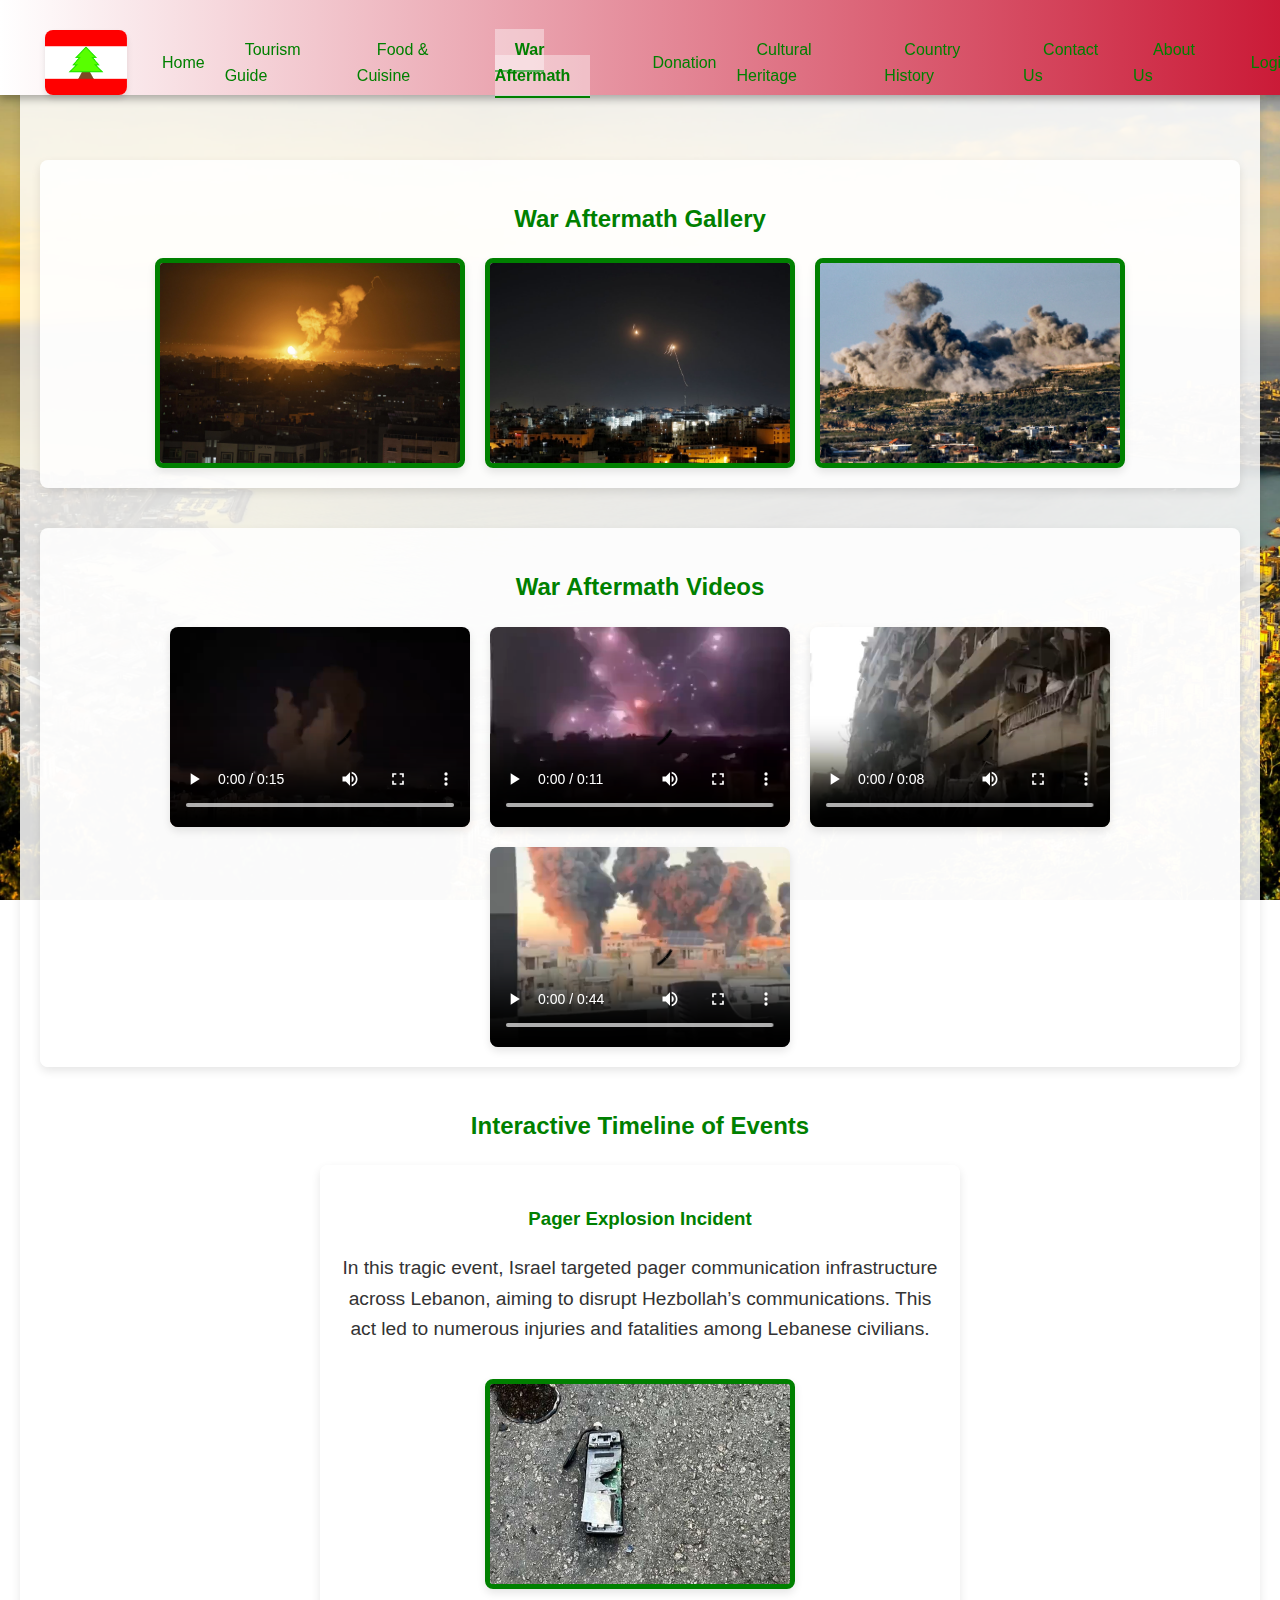
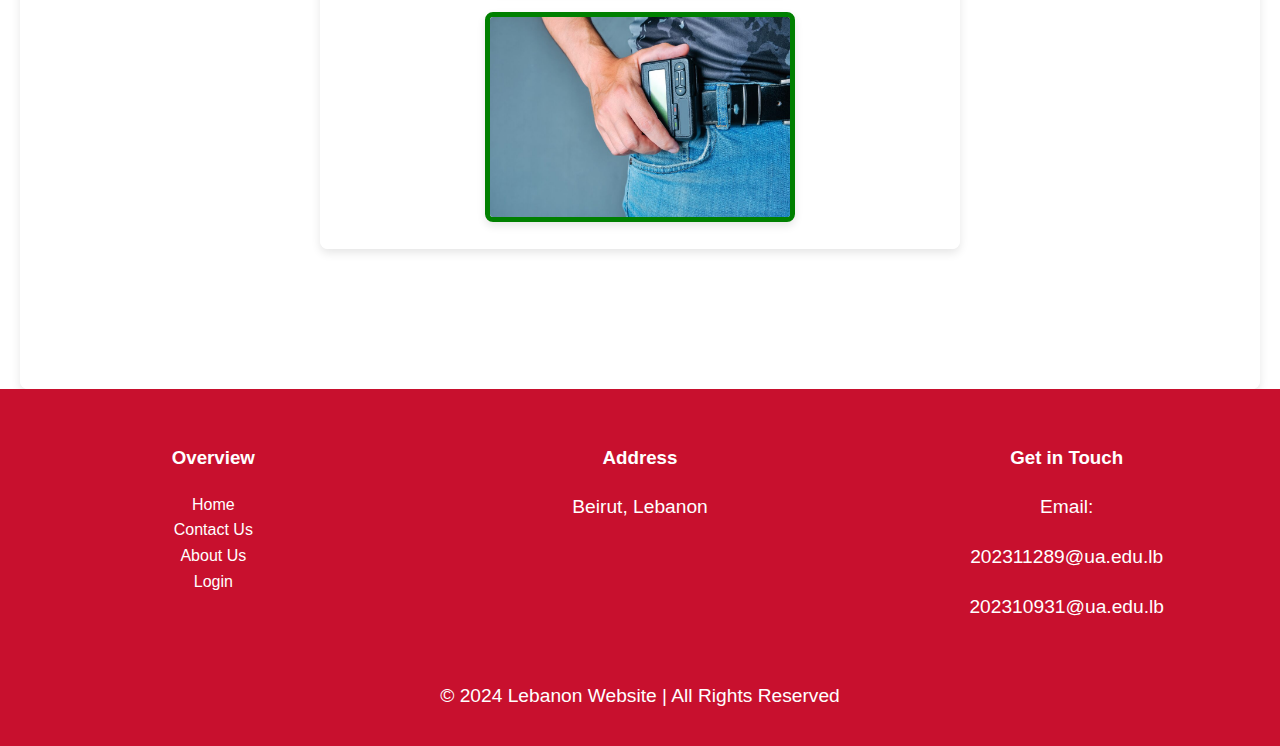
<file: pages/war-aftermath.html>
<!DOCTYPE html>
<html lang="en">
<head>
    <meta charset="UTF-8">
    <meta name="viewport" content="width=device-width, initial-scale=1.0">
    <link rel="stylesheet" href="../styles/style.css"> <!-- Link to your main CSS file -->
    <title>War Aftermath</title>
</head>
<body>
   <header>
<nav aria-label="Main navigation">
<ul>
<li>
<div class="logo-container">
<img src="../images/logoleb.jpg" alt="Lebanon logo">
</div>
</li>
<li><a href="../index.html">Home</a></li>
<li>
<a href="tourism-guide.html">Tourism Guide</a>
<ul class="sub-menu">
<li><a href="tourism-guide.html#must-see-destinations">Must-See Destinations</a></li>
<li><a href="tourism-guide.html#historical-sites">Historical Sites</a></li>
<li><a href="tourism-guide.html#outdoor-adventures">Outdoor Adventures</a></li>
<li><a href="tourism-guide.html#tourism-videos">Videos</a></li>
</ul>
</li>
<li>
<a href="food-cuisine.html">Food & Cuisine</a>
<ul class="sub-menu">
<li><a href="food-cuisine.html#food">Food Dishes</a></li>
<li><a href="food-cuisine.html#drinks">Drinks</a></li>
<li><a href="food-cuisine.html#food-preparation-videos">Food Preparation Videos</a></li>
</ul>
</li>
<li>
<a href="war-aftermath.html" class="active">War Aftermath</a>
<ul class="sub-menu">
<li><a href="war-aftermath.html#war-aftermath-gallery">War Aftermath Gallery</a></li>
<li><a href="war-aftermath.html#war-aftermath-videos">War Aftermath Videos</a></li>
<li><a href="war-aftermath.html#interactive-timeline">Interactive Timeline of Events</a></li>
</ul>
</li>
<li>
<a href="donation.html">Donation</a>

</li>
<li>
<a href="cultural-heritage.html">Cultural Heritage</a>

</li>
<li>
<a href="country-history.html">Country History</a>
<ul class="sub-menu">
<li><a href="country-history.html#ottoman-empire">Ottoman Empire (1516–1918)</a></li>
<li><a href="country-history.html#french-mandate">French Mandate (1920–1943)</a></li>
<li><a href="country-history.html#independence">Independence from France (1943)</a></li>
<li><a href="country-history.html#civil-war">Lebanese Civil War (1975–1990)</a></li>
<li><a href="country-history.html#israel-conflict-2006">Israel-Lebanon Conflict (2006)</a></li>
<li><a href="country-history.html#lebanese-protests">Lebanese Protests (October 17, 2019)</a></li>
<li><a href="country-history.html#beirut-port-explosion">Beirut Port Explosion (August 4, 2020)</a></li>
<li><a href="country-history.html#israel-conflict-2024">Israel-Lebanon Conflict (2024)</a></li>
</ul>
</li>
<li><a href="contact.html">Contact Us</a></li>
<li><a href="about.html">About Us</a></li>
<li><a href="login.html">Login</a></li>
</ul>
</nav>
</header>

    <main>
<section id="war-aftermath-gallery" class="gallery-section">
<h2>War Aftermath Gallery</h2>
<div class="gallery-grid">
<img src="../images/after war.jpg" alt="Aftermath of war scene 1">
<img src="../images/after war1.jpg" alt="Aftermath of war scene 2">
<img src="../images/after war2.jpg" alt="Aftermath of war scene 3">
</div>
</section>
 
    <section id="war-aftermath-videos" class="video-section">
<h2>War Aftermath Videos</h2>
<div class="video-grid">
<video controls> <!-- we emplemented the videos like this-->
<source src="../videos/after war video.mp4" type="video/mp4">
                Your browser does not support the video tag.
</video>
<video controls>
<source src="../videos/after war video2.mp4" type="video/mp4">
                Your browser does not support the video tag.
</video>
<video controls>
<source src="../videos/after war video3.mp4" type="video/mp4">
                Your browser does not support the video tag.
</video>
<video controls>
<source src="../videos/after war video4.mp4" type="video/mp4">
                Your browser does not support the video tag.
</video>
</div>
</section>
 
    <section id="interactive-timeline" class="timeline-section">
<h2>Interactive Timeline of Events</h2>
<div class="timeline">
<!-- Timeline event for pager explosion -->
<div class="timeline-event">
<h3>Pager Explosion Incident</h3>
<p>In this tragic event, Israel targeted pager communication infrastructure across Lebanon, aiming to disrupt Hezbollah’s communications. This act led to numerous injuries and fatalities among Lebanese civilians.</p>
<img src="../images/pager.jpg" alt="Pager Explosion Aftermath">
<img src="../images/pager2.jpg" alt="Pager Explosion Close-up" class="pager-image">
</div>
</div>
</section>
</main>


 <footer>
    <div class="footer-content">
        <div class="footer-overview">
            <h3>Overview</h3>
            <ul>
                <li><a href="../index.html">Home</a></li>
                <li><a href="contact.html">Contact Us</a></li>
                <li><a href="about.html">About Us</a></li>
                <li><a href="login.html">Login</a></li>
            </ul>
        </div>

        <div class="footer-address">
            <h3>Address</h3>
            <p>Beirut, Lebanon</p>
        </div>

        <div class="footer-contact">
            <h3>Get in Touch</h3>
            <div class="contact-info">
                <div class="contact-email">
                    <p>Email:</p>
                    <p><a href="mailto:202311289@ua.edu.lb">202311289@ua.edu.lb</a></p>
                    <p><a href="mailto:202310931@ua.edu.lb">202310931@ua.edu.lb</a></p>
                </div>
              
            </div>
        </div>
    </div>
    <p>&copy; 2024 Lebanon Website | All Rights Reserved</p>
</footer>

</body>
</html>
</file>
<file: styles/style.css>
/* Body Styles */
body {
    font-family: 'Arial', sans-serif; /* Sets the font family for the page */
    line-height: 1.6; /* Controls the spacing between lines of text */
    color: #333; /* Sets the primary text color */
    background: url('../images/bced.jpg') no-repeat center center; /* Adds a background image */
    background-size: cover; /* Ensures the background image covers the entire page */
    background-attachment: fixed; /* Fixes the background image in place while scrolling */
    margin: 0; /* Removes the default margin */
    padding: 0; /* Removes the default padding */
    font-size: 16px; /* Sets the base font size */
    min-height: 100vh; /* Ensures the minimum height covers the full viewport height */
    display: flex; /* Enables flexbox for centering content */
    flex-direction: column; /* Arranges content in a column layout */
}

/* Header and Navbar */
/* Navbar Styles */
header {
    background: linear-gradient(to right, #ffffff, #C8102E); /* Creates a gradient background */
    color: #008000; /* Sets the text color to dark green */
    padding: 15px 30px; /* Adds padding around the header content */
    position: fixed; /* Fixes the header at the top of the viewport */
    width: 100%; /* Ensures the header spans the full width */
    top: 0; /* Positions the header at the top */
    z-index: 1000; /* Ensures the header is above other content */
    box-shadow: 0 4px 8px rgba(0, 0, 0, 0.3); /* Adds a shadow effect to the header */
    height: 65px; /* Sets a fixed height for the header */
}

nav ul {
    display: flex; /* Enables flexbox layout for navigation items */
    align-items: center; /* Aligns items vertically */
    padding: 0; /* Removes default padding */
    list-style-type: none; /* Removes default list styling */
    margin: 0; /* Removes default margin */
}

nav ul li {
    position: relative; /* Positions sub-elements relative to the list item */
}

nav a {
    color: #008000; /* Sets the text color for navigation links */
    text-decoration: none; /* Removes underline from links */
    padding: 12px 20px; /* Adds padding around the links */
    transition: background 0.3s, transform 0.3s, border-bottom 0.3s; /* Adds transition effects */
    position: relative; /* Ensures the element is positioned relative */
}

/* Active Link Styles */
nav a.active {
    color: #008000; /* Maintains active link text color */
    background-color: rgba(255, 255, 255, 0.4); /* Adds a semi-transparent background to the active link */
    border-bottom: 2px solid #008000; /* Adds a colored border to indicate active state */
    font-weight: bold; /* Makes the active link text bold */
}

/* Hover Effect */
nav a:hover {
    background: rgba(255, 255, 255, 0.2); /* Adds a semi-transparent background on hover */
}

/* Sub-menu styling */
.sub-menu {
    display: none; /* Hidden by default */
   position: absolute;      /* Specifies that the element is absolutely positioned relative to its nearest positioned ancestor (relative, absolute, or fixed). */
top: 100%;              /* The element is positioned at the top edge of the nearest positioned ancestor, aligned to the bottom. */
left: 0;                /* The element is aligned to the left edge of the nearest positioned ancestor. */

    background-color: #fff8e1; /* Soft yellow background - related to food & heritage */
    color: #3c3c3c; /* Deep gray text for good readability */
    padding: 12px 0;
    list-style: none;
    box-shadow: 0px 8px 16px rgba(0, 0, 0, 0.15); /* Subtle shadow for depth */
    border-radius: 8px; /* Soft rounded corners */
    transition: opacity 0.3s ease, transform 0.3s ease;
    transform: translateY(20px); /* Subtle upward transition effect */
    opacity: 0; /* Initially hidden */
    z-index: 10;
    font-family: 'Georgia', serif; /* Elegant serif font for cultural feel */
}
/* Show sub-menu on hover */
nav ul li:hover .sub-menu {
   display: block;        /* Specifies that the element will take the full width available and flow into a new line. */
opacity: 1;            /* Sets the transparency level of the element to fully opaque (100% visible). */

    transform: translateY(0); /* Smooth movement */
}
/* Sub-menu list item width */
.sub-menu li {
    width: 350px; /* Adequate width for readability */
    padding: 0;
	height: 35px;
}
/* Sub-menu link styling */
.sub-menu li a {
    padding: 14px 30px;
    color: #3c3c3c; /* Dark gray text for readability */
    background-color: transparent;
    text-decoration: underline ;
    font-weight: 500; /* Regular weight for readability */
    font-size: 14px; /* Appropriate size for legibility */
    letter-spacing: 0.5px; /* Light spacing to enhance text clarity */
   text-transform: capitalize;       /* Converts the text content to capitalized form (first letter of each word is uppercase). */
border-bottom: 2px solid transparent;  /* Adds a bottom border with no color (invisible). */
transition: background 0.3s, transform 0.2s, color 0.3s, border-color 0.3s;  /* Specifies the duration and properties affected during transitions. */
position: relative;               /* Establishes the relative positioning context for the element. */

}
/* Hover effect for sub-menu links */
.sub-menu li a:hover {
    background-color: #FFCCCB; /* Warm yellow tone for food/culture vibe */
    color: #2e7d32; /* Dark green color for cultural relevance */
    border-bottom: 2px solid #2e7d32; /* Dark green underline on hover */
    transform: translateX(8px); /* Light shift for dynamic feel */
}
/* Active Link Styles for Sub-menu */
.sub-menu li a.active {
    background-color: #c8e6c9; /* Light green background for active state */
    color: #2e7d32; /* Green for active links, matching content theme */
    font-weight: bold;
    border-bottom: 2px solid #2e7d32; /* Green underline for active link */
    transform: translateX(8px); /* Slight shift for emphasis */
}
/* Sub-menu fade-in animation */
.sub-menu {
   animation: fadeIn 0.4s ease-out forwards;  /* Applies the 'fadeIn' animation with a duration of 0.4 seconds, easing out, and ensuring it plays only once (forwards). */

}
/* Keyframe for fade-in effect */
@keyframes fadeIn {              /* Defines the 'fadeIn' animation */
    from {                      /* Starting state (0% progress) */
        opacity: 0;             /* Fully transparent */
        transform: translateY(20px); /* Moves element slightly off-screen */
    }
    to {                        /* Ending state (100% progress) */
        opacity: 1;             /* Fully visible */
        transform: translateY(0);   /* Moves element back to original position */
    }
}

/* Responsive adjustments for tablets (max-width: 1024px) */
@media (max-width: 1024px) {
    .sub-menu {
        width: 100%; /* Full width for better touch interaction */
        left: 0;
        border-radius: 0;
        box-shadow: none;
    }

    .sub-menu li a {
        font-size: 14px; /* Smaller font size on tablet */
        padding: 12px 20px;
    }

    nav ul {
        flex-direction: column; /* Stack links for tablet */
        gap: 15px; /* Space between links */
    }

    h1, h2, h3 {
        font-size: 1.75rem; /* Adjust heading sizes on tablet */
    }

    .gallery-grid img, .video-grid video, .timeline .timeline-event img, .timeline .timeline-event video {
        width: 100%; /* Full-width on tablet */
        height: auto; /* Maintain aspect ratio */
    }

    .timeline-event {
        width: 100%;
    }

    .sliding-sections {
        grid-template-columns: 1fr 1fr; /* Two columns for tablet */
    }
}

/* Responsive adjustments for mobile phones (max-width: 768px) */
@media (max-width: 768px) {
    .sub-menu {
        width: 100%; /* Full width on mobile for better touch interaction */
        left: 0;
        border-radius: 0;
        box-shadow: none;
    }

    .sub-menu li a {
        font-size: 14px; /* Smaller font size on mobile */
        padding: 12px 20px;
    }

    nav ul {
        flex-direction: column; /* Stack links for mobile */
        gap: 10px; /* Space between links */
    }

    h1, h2, h3 {
        font-size: 1.5rem; /* Adjust heading sizes on mobile */
    }

    .gallery-grid img, .video-grid video, .timeline .timeline-event img, .timeline .timeline-event video {
        width: 100%; /* Full-width on mobile */
        height: auto; /* Maintain aspect ratio */
    }

    .timeline-event {
        width: 100%;
    }

    .sliding-sections {
        grid-template-columns: 1fr; /* Single column for mobile */
    }
}

/* Adjustments for footer */
footer {
    padding: 20px;
    font-size: 1rem;
}

footer .footer-links {
    display: flex;
    flex-direction: row;
    gap: 20px;
}

footer .footer-links a {
    font-size: 1rem;
}

/* Responsive footer adjustments for tablet and mobile */
@media (max-width: 1024px) {
    footer {
        padding: 20px 15px;
        font-size: 1.2rem;
    }

    footer .footer-links {
        flex-direction: column; /* Stack links on tablet */
        gap: 15px;
    }
}

@media (max-width: 768px) {
    footer {
        padding: 15px;
        font-size: 1rem;
    }

    footer .footer-links {
        flex-direction: column; /* Stack links on mobile */
        gap: 10px;
    }
}
 
/* Main Content */
main {
    padding: calc(100px + 20px) 20px; /* Space below navbar */
    max-width: 1200px;
    margin: auto;
    background: rgba(255, 255, 255, 0.85);
    border-radius: 8px;
    box-shadow: 0 4px 10px rgba(0, 0, 0, 0.1);
}
 
/* Headings */
h1, h2, h3 {
    color: #008000;            /* Dark green color for text */
font-weight: bold;        /* Bold text for emphasis */

    text-align: center;
}
 
/* Footer */
footer {
    background: #C8102E; /* Dark red background color */
    color: white;
    text-align: center;
    padding: 15px 0;
}
 
/* Image Styles */
.image-container {
    margin: 20px 0;
    text-align: center;
}
 
.image-container img {
    transition: transform 0.3s ease; /* Smooth transition for zoom effect */
    cursor: pointer; /* Change cursor to pointer on hover */
}
 
.image-container img:hover {
    transform: scale(1.05); /* Slight zoom effect on hover */
}
 
.styled-image {
    width: 100%;
    max-width: 600px;
    height: auto;
    border-radius: 8px;
    box-shadow: 0 2px 5px rgba(0, 0, 0, 0.1);
    border: 5px solid #008000;
}
 
/* Card Styles */
.card {
    background: white;
    border: 2px solid #008000;
    border-radius: 8px;
    box-shadow: 0 4px 8px rgba(0, 0, 0, 0.1);
    margin: 20px;
    overflow: hidden;
    transition: transform 0.3s, box-shadow 0.3s;
}
 
.card:hover {
    transform: translateY(-5px);
    box-shadow: 0 6px 12px rgba(0, 0, 0, 0.2);
}
 
/* Food and Drinks Styles */
.food-slider .styled-image,
.drinks-slider .styled-image {
    width: 300px;
    height: 200px;
    object-fit: cover;
    border: 5px solid #008000;
    border-radius: 8px;
    box-shadow: 0 4px 8px rgba(0, 0, 0, 0.2);
    transition: transform 0.3s ease, box-shadow 0.3s ease;
    cursor: pointer;
}
 
.food-slider .styled-image:hover,
.drinks-slider .styled-image:hover {
   transform: scale(1.05);       /* Slight zoom effect */
box-shadow: 0 8px 30px rgba(0, 0, 0, 0.3);  /* Strong shadow for a more pronounced effect */

}
 
.food-slider .styled-image:active,
.drinks-slider .styled-image:active {
    transform: scale(1.02);
    box-shadow: 0 6px 20px rgba(0, 0, 0, 0.25);
}
 
 
.food-slider, .drinks-slider {
    background: rgba(255, 255, 255, 0.85);
    padding: 20px;
    border-radius: 8px;
}
 
/* Swiper Container */
.swiper-container {
    width: 100%;
    height: 400px;
    overflow: hidden;
    position: relative;
}
 
.swiper-slide {
    display: flex;
    justify-content: center;
    align-items: center;
    font-size: 18px;
    color: #333;
    position: relative;
   transition: transform 0.5s ease;  /* Smooth transition for scaling effect with ease timing */

}
 
/* Button styles */
.swiper-button-next,
.swiper-button-prev {
   color: #000;  /* Black color for icon text or elements */
background-color: transparent;  /* Transparent background */
border-radius: 5px;  /* Rounded corners with a radius of 5 pixels */
width: 40px;  /* Width of 40 pixels */
height: 40px;  /* Height of 40 pixels */
display: flex;  /* Enables flexbox for centering */
justify-content: center;  /* Centers content horizontally */
align-items: center;  /* Centers content vertically */
transition: transform 0.2s;  /* Smooth transition for scaling effect */
position: absolute;  /* Positioned relative to nearest positioned ancestor */
top: 50%;  /* Positioned 50% from the top */
transform: translateY(-50%);  /* Centers element vertically by moving up by half its height */
z-index: 10;  /* Stands above other elements with higher z-index */

}
 
.swiper-button-next { 
    right: 10px;  /* Position the next button 10 pixels from the right edge */
}

.swiper-button-prev { 
    left: 10px;  /* Position the previous button 10 pixels from the left edge */
}

 
.swiper-button-next:hover,
.swiper-button-prev:hover {
    transform: scale(1.1);
}
 
/* Pagination bullets */ /* divide contente*/
.swiper-pagination {
    position: absolute;
    bottom: 15px;
    text-align: center;
    width: 100%;
}
 
.swiper-pagination-bullet {
    background: rgba(255, 255, 255, 0.7);
    border-radius: 50%;
    width: 12px;
    height: 12px;
    margin: 0 5px;
    transition: background 0.3s;
}
 
.swiper-pagination-bullet-active {
    background: #007bff;
}
 
.swiper-pagination-bullet:hover {
    background: #0056b3;
}
 


 
/* Video Section Styling */
.video-container {
    max-width: 600px;
    margin: 20px auto;
    text-align: center;
    position: relative;
    overflow: hidden;
    border-radius: 8px;
    box-shadow: 0 4px 10px rgba(0, 0, 0, 0.1);
}
 
.styled-video {
    width: 100%;
    height: auto;
    border-radius: 8px;
}
 
.fade-in {
    opacity: 0;
    transform: translateY(20px);
    animation: fadeIn 1s ease-out forwards;
}
 
@keyframes fadeIn {
    to {                              /* Final state: full opacity and no translation */
        opacity: 1;                     /* Fully visible */
        transform: translateY(0);       /* Position back to initial location */
    }
}

/* Smooth Scroll */
html {
    scroll-behavior: smooth;            /* Enables smooth scrolling behavior */
}

.footer-content {
    display: flex;
    justify-content: space-between; /* Space out overview, contact, and address sections */
    padding: 20px 0;
}

.footer-overview,
.footer-contact,
.footer-address {
    flex: 1; /* Allow sections to share space */
    margin: 0 10px; /* Add some spacing between sections */
}

.footer-overview h3,
.footer-contact h3,
.footer-address h3 {
    color: white; /* Use white for headings */
}

.footer-address {
    color: white; /* Ensure address text is white */
}

.footer-overview ul {
    list-style-type: none;
    padding: 0;
}

.footer-overview a,
.footer-contact a {
    color: white;
    text-decoration: none;
}

.footer-overview a:hover,
.footer-contact a:hover {
    text-decoration: underline; /* Add hover effect for links */
}

 

/* Container for each image with overlay button */
.image-link-container {
    position: relative;
    width: 100%;
    max-width: 300px; /* Adjust as needed */
    margin: 20px auto; /* Center alignment and spacing */
}
 
.link-image {
    width: 100%;
    height: auto;
    display: block;
    border-radius: 8px; /* Optional rounded corners */
}
 
/* Style for overlay button on the image */
.image-button {
    position: absolute;
    bottom: 20px;
    left: 50%;
    transform: translateX(-50%);
    background-color: rgba(0, 0, 0, 0.6); /* Semi-transparent background */
    color: white;
    padding: 10px 20px;
    border-radius: 5px;
    text-align: center;
    font-size: 16px;
    text-decoration: none;
    transition: background-color 0.3s ease;
}
 
/* Hover effect on the button */
.image-link:hover .image-button {
    background-color: rgba(255, 0, 0, 0.8); /* Change to a vibrant color on hover */
}
.timeline {
    margin: 20px 0;
    padding: 0;
    list-style: none; /* visual aspect*/
}
 
.timeline-item {
    margin: 15px 0;
    padding: 10px;
    border-left: 2px solid #008000; /* Change to your preferred color */
    position: relative;
}
 
.timeline-item h3 {
    margin: 0;
    color: white; /* Title color */
}
 
.timeline-item p {
    color: white; /* Description color */
}
 
.timeline-item img {
    width: 100%; /* Responsive image */
    height: auto;
    margin-top: 10px;
}
 
.video-gallery {
    display: flex;
    flex-wrap: wrap;
    gap: 15px;
}
 
.video-gallery video {
    width: calc(33.33% - 10px); /* 3 videos per row with spacing */
    height: auto;
}
 
.gallery-title {
    color: white; /* Title color */
    text-align: center;
    margin: 20px 0;
}
 
.video-title {
    color: white; /* Title color */
    text-align: center;
}
 
/* General Styles for Images and Videos in the Aftermath Section */
.image-link-container {
    position: relative; /* Allow positioning for button overlay */
    margin: 20px; /* Space around each image/video */
    overflow: hidden; /* Prevent overflow */
}
 
.link-image {
    width: 100%; /* Make image fill the container */
    height: auto; /* Maintain aspect ratio */
    border-radius: 8px; /* Optional: Rounded corners for a softer look */
    transition: transform 0.3s; /* Smooth scaling on hover */
}
 
.link-image:hover {
    transform: scale(1.05); /* Slightly enlarge on hover */
}
 
.video-container {
    position: relative; /* Allow positioning for button overlay */
    margin: 20px; /* Space around each video */
    overflow: hidden; /* Prevent overflow */
    border-radius: 8px; /* Optional: Rounded corners for a softer look */
}
 
.video-container video {
    width: 100%; /* Make video fill the container */
    height: auto; /* Maintain aspect ratio */
    border-radius: 8px; /* Optional: Rounded corners for a softer look */
}
 
/* Optional: Button styles for overlay */
.image-button {
    position: absolute; /* Position over the image */
    bottom: 10px; /* Position from the bottom */
    left: 50%; /* Center horizontally */
    transform: translateX(-50%); /* Center adjustment */
    background-color: rgba(255, 255, 255, 0.8); /* Semi-transparent background */
    color: #333; /* Text color */
    padding: 10px 15px; /* Padding for the button */
    border-radius: 5px; /* Rounded corners */
    text-align: center; /* Center text */
    font-weight: bold; /* Bold text */
    transition: background-color 0.3s; /* Smooth background color change */
}
 
.image-button:hover {
    background-color: rgba(255, 255, 255, 1); /* Solid background on hover */
}
/* Gallery and Video Section Styles */
.gallery-section, .video-section {
    max-width: 1200px;
    margin: 40px auto;
    text-align: center;
    background: rgba(255, 255, 255, 0.85);
    border-radius: 8px;
    padding: 20px;
    box-shadow: 0 4px 10px rgba(0, 0, 0, 0.1);
}
 
.gallery-grid, .video-grid {
    display: flex;
    flex-wrap: wrap;
    justify-content: center;
    gap: 20px;
    margin-top: 20px;
}
 
/* Styles applied only to images in the gallery grid */
.gallery-grid img {
    width: 300px;  /* Consistent width */
    height: 200px; /* Consistent height */
    object-fit: cover; /* Ensures the image fills the box without distortion */
	border:5px solid #008000;
    border-radius: 8px;
    box-shadow: 0 4px 8px rgba(0, 0, 0, 0.1);
    transition: transform 0.3s ease; /* Smooth transition for zoom effect */
}
 
/* Zoom effect on hover for gallery images only */
.gallery-grid img:hover {
    transform: scale(1.05); /* Slight zoom effect on hover */
}
 
/* Timeline Section Styling */
.timeline {
    display: flex;
    flex-direction: column;
    align-items: center;
    gap: 20px;
    margin-top: 20px;
}
 
.timeline-event {
    max-width: 600px;
    background: rgba(255, 255, 255, 0.95);
    border-radius: 8px;
    box-shadow: 0 4px 10px rgba(0, 0, 0, 0.1);
    padding: 20px;
    text-align: center;
}
 
/* Style for images and videos inside timeline-event */
.timeline-event img, .timeline-event video {
    margin-top: 15px;
    transition: transform 0.3s ease; /* Smooth transition for zoom effect */
	border:5px solid #008000;
    border-radius: 8px; /* Optional: Add rounded corners to images/videos */
}
 
/* Hover effect for zoom */
.timeline-event img:hover, .timeline-event video:hover {
    transform: scale(1.05); /* Slight zoom on hover */
}
 
/* Pager video specific style */
.timeline-event .pager-video {
    width: 200px;  /* Adjusted width for reel size */
    height: 350px; /* Adjusted height for portrait orientation */
    object-fit: cover;
    border-radius: 8px;
    box-shadow: 0 4px 8px rgba(0, 0, 0, 0.1);
    margin-top: 15px;
}
 


/* Common size for images and videos in gallery and video sections */
.gallery-grid img, .video-grid video, .timeline .timeline-event img, .timeline .timeline-event video {
    width: 300px;
    height: 200px;
    object-fit: cover;
    border-radius: 8px;
    box-shadow: 0 4px 8px rgba(0, 0, 0, 0.1);
}
 
/* Pager video specific style */
.timeline-event .pager-video {
    width: 200px;  /* Adjusted width for reel size */
    height: 350px; /* Adjusted height for portrait orientation */
    object-fit: cover;
    border-radius: 8px;
    box-shadow: 0 4px 8px rgba(0, 0, 0, 0.1);
    margin-top: 15px;
}
 


/* Common size for images and videos in gallery and video sections */
.gallery-grid img, .video-grid video, .timeline .timeline-event img, .timeline .timeline-event video {
    width: 300px;
    height: 200px;
    object-fit: cover;
    border-radius: 8px;
    box-shadow: 0 4px 8px rgba(0, 0, 0, 0.1);
}
 
/* Pager image specific style for portrait orientation */
.timeline-event .pager-image {
    width: 200px;  /* Adjusted width for reel-like appearance */
    height: 350px; /* Adjusted height for portrait orientation */
    object-fit: cover;
    border-radius: 8px;
    box-shadow: 0 4px 8px rgba(0, 0, 0, 0.1);
    margin-top: 15px;
}
 

 
.video-flex-container {
    display: flex;
    gap: 20px; /* Space between videos */
    justify-content: center; /* Center videos within the section */
}
 
.video-container {
    flex: 1 1 45%; /* Make each video container take 45% of the available width */
}
.sliding-sections {
    display: grid;
    grid-template-columns: repeat(2, 1fr); /* 2 items per row */
    gap: 20px; /* Space between items */
    justify-items: center; /* Center items horizontally */
}
 
.image-link-container {
    width: 100%; /* Allow containers to span full width within their grid column */
}
 


/* Form Styles for Donation, Login, and Signup */
.form-container {
    display: flex;
    flex-direction: column;
    max-width: 400px;
    margin: 0 auto;
    padding: 20px;
    background: rgba(255, 255, 255, 0.9);
    border-radius: 8px;
    box-shadow: 0 4px 10px rgba(0, 0, 0, 0.1);
}

.form-container label {
    margin-bottom: 5px;
    font-weight: bold;
    color: #008000;
}

.form-container input[type="text"],
.form-container input[type="email"],
.form-container input[type="number"],
.form-container input[type="password"] {
    padding: 5px;
    margin-bottom: 15px;
    border: 1px solid #ddd;
    border-radius: 5px;
    font-size: 16px;
    width: 100%;
}

.form-container input[type="submit"],
.form-container button {
    padding: 5px;
    background-color: #C8102E;
    color: white;
    border: none;
    border-radius: 5px;
    cursor: pointer;
    font-size: 16px;
    font-weight: bold;
    transition: background-color 0.3s;
}

.form-container input[type="submit"]:hover,
.form-container button:hover {
    background-color: #a40e28;
}
.contact-form textarea {
    padding: 10px;
    margin-bottom: 15px;
    border: 1px solid #ddd;
    border-radius: 5px;
    font-size: 16px;
    width: 100%;
    height: 120px; /* Makes the message box taller */
    resize: vertical; /* Allows vertical resizing if needed */
}
/* Container Style */

.container {
    display: flex;
    flex-direction: column;
    align-items: center;
    max-width: 800px;
    margin: 0 auto;
    padding: 20px;
    font-family: Arial, sans-serif;
    background-color: #f4f4f9;
    box-shadow: 0 4px 8px rgba(0, 0, 0, 0.1);
}
 
/* Event Card Style */
.event {
    background-color: #ffffff;
    width: 100%;
    margin: 20px 0;
    padding: 20px;
    border-radius: 10px;
    box-shadow: 0 4px 8px rgba(0, 0, 0, 0.1);
}
 
/* Event Heading Style */
.event h2 {
    font-size: 1.5em;
    color: green;
    margin-bottom: 10px;
    text-align: center;
}
 
/* Event Image Style */
.event img {
    width: 100%;
    height: auto;
    border:5px solid #008000;/* Green border around the image */
    border-radius: 8px;
    margin: 10px 0;
    transition: transform 0.3s ease;
}
 
/* Hover Effect on Image Only */
.event img:hover {
    transform: scale(1.02);
}
 
/* Event Paragraph Style */
.event p {
    font-size: 1.2em;
    line-height: 1.6;
    color: black;
    text-align: justify;
}
 
/* Responsive Design */
@media (max-width: 600px) {
    .container {
        padding: 10px;
    }
 
    .event {
        padding: 15px;
    }
 
    .event h2 {
        font-size: 1.3em;
    }
 
    .event p {
        font-size: 0.9em;
    }
}
/* Thank you page*/
{
            font-family: Arial, sans-serif;
            background-color: #f8f8f8;
            color: #333;
            text-align: center;
            padding: 50px;
        }
        .thank-you-box {
            background-color: white;
            border-radius: 8px;
            box-shadow: 0 4px 10px rgba(0, 0, 0, 0.1);
            padding: 50px;
            display: inline-block;
        }
        h1 {
            color: #4CAF50;
        }
        p {
            font-size: 1.2em;
        }
        .button {
            display: inline-block;
            padding: 10px 20px;
            margin-top: 20px;
            background-color: #4CAF50;
            color: white;
            text-decoration: none;
            border-radius: 5px;
            transition: background-color 0.3s;
        }
        .button:hover {
            background-color: red;
        }
		 .thank-you-image {
    margin-top: 10px;
    width: 60%; /* Set a percentage width */
    height: auto; /* Maintain aspect ratio */
    max-height: 350px; /* Set a maximum height to control dimensions */
    border: 5px solid #008000; /* Green border */
    border-radius: 8px; /* Match the box style */
    object-fit: fill; /* Ensures the image fills the container while preserving aspect ratio */
}
/* subnavigation header style*/
.photo-gallery .masonry-gallery {
    column-count: 4;
    column-gap: 1rem;
}
 
.photo-gallery .masonry-item {
    display: inline-block;
    width: 100%;
    margin-bottom: 1rem;
}
 
.photo-gallery .masonry-item img {
    width: 100%;
    height: auto;
    border-radius: 10px;
    transition: transform 0.3s ease-in-out;
}
 
.photo-gallery .masonry-item img:hover {
    transform: scale(1.05);
}
.video-container {
  width: 100px; /* Smaller size to match navigation items */
  height: auto;
  overflow: hidden;
  text-align: center;
}
 
.video-flag {
  width: 300px;
  height: auto; /* Maintain aspect ratio */
}

:target { /* a pseudo-class*/ /* for when pressing in subnav it take me to the title */
  scroll-margin-top: 100px; /* Adjust based on the height of your fixed header */
}
 
/* Optional: Ensure smooth scrolling */
html {
  scroll-behavior: smooth;
}

textarea {
  display: block; /* Forces the textarea to a new line */
  width: 100%; /* Full width */
  max-width: 900px; /* Set a max width */
  height: 100px; /* Adjust height */
  padding: 10px;
  font-size: 16px;
  font-family: 'Arial', sans-serif;
  color: #333;
  border: 2px solid #ccc;
  border-radius: 8px;
  transition: border-color 0.3s ease;
}
 
textarea:focus {
  border-color: #007BFF;
  outline: none;
}

/* Custom Scrollbar */
::-webkit-scrollbar {
    width: 8px;
}
 
::-webkit-scrollbar-track {
    background: #ecf0f1;
}
 
::-webkit-scrollbar-thumb {
    background: #1abc9c;
    border-radius: 4px;
}
 
::-webkit-scrollbar-thumb:hover {
    background: #16a085;
}
 
@keyframes fadeIn {
    from {
        opacity: 0;
        transform: translateY(10px);
    }
    to {
        opacity: 1;
        transform: translateY(0);
    }
}
 
.fade-in {
	
    animation: fadeIn 1s ease-in-out;
}


.logo-container { /* for the logo of our illustrator*/
  display: flex;
  align-items: center;
  justify-content: center;
  padding: 15px; /* Adjust spacing */
  height: 65px; /* Set a uniform height */
}
 
.logo-container img {
  max-height: 100%; /* Ensures the logo fits the container */
  max-width: 300%/* Adjust width if necessary */
  width: 300px;
  object-fit: contain; /* Ensures proper scaling without distortion */
  border-radius: 8px; /* Optional: Gives a rounded look */
  box-shadow: 0 4px 6px rgba(0, 0, 0, 0.1); /* Subtle shadow for professionalism */
  transition: transform 0.3s ease, box-shadow 0.3s ease;
}
 
.logo-container img:hover {
  transform: scale(1.05); /* Slight zoom effect on hover */
  box-shadow: 0 6px 8px rgba(0, 0, 0, 0.15); /* Enhance shadow on hover */
}
</file>
